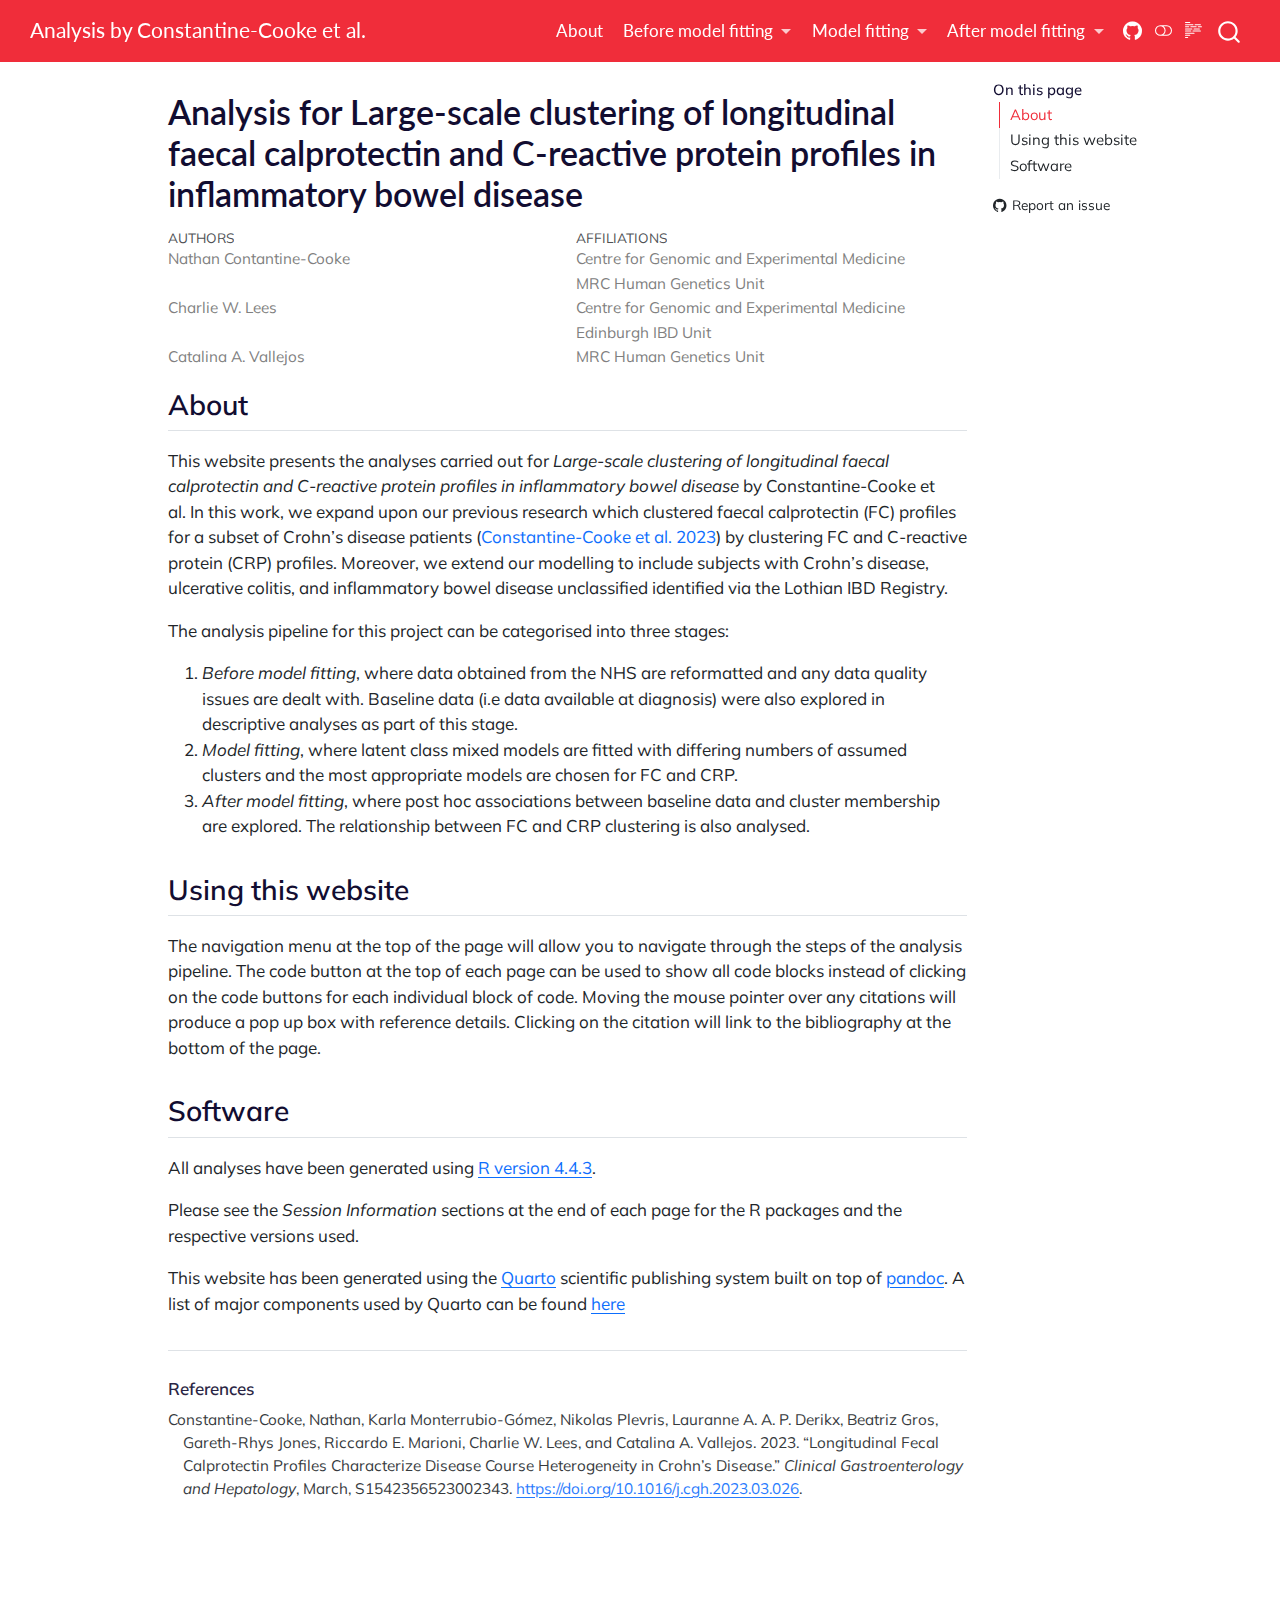
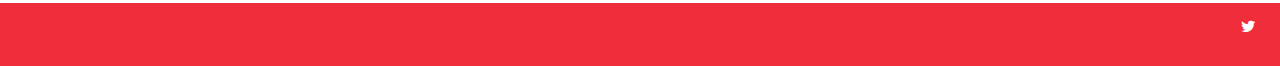
<file: docs/index.html>
<!DOCTYPE html>
<html xmlns="http://www.w3.org/1999/xhtml" lang="en" xml:lang="en"><head>
<meta http-equiv="Content-Type" content="text/html; charset=UTF-8">
<meta charset="utf-8">
<meta name="generator" content="quarto-1.6.40">
<meta name="viewport" content="width=device-width, initial-scale=1.0, user-scalable=yes">
<meta name="author" content="Nathan Contantine-Cooke">
<meta name="author" content="Charlie W. Lees">
<meta name="author" content="Catalina A. Vallejos">
<title>Analysis for Large-scale clustering of longitudinal faecal calprotectin and C-reactive protein profiles in inflammatory bowel disease – Analysis by Constantine-Cooke et al.</title>
<style>
code{white-space: pre-wrap;}
span.smallcaps{font-variant: small-caps;}
div.columns{display: flex; gap: min(4vw, 1.5em);}
div.column{flex: auto; overflow-x: auto;}
div.hanging-indent{margin-left: 1.5em; text-indent: -1.5em;}
ul.task-list{list-style: none;}
ul.task-list li input[type="checkbox"] {
  width: 0.8em;
  margin: 0 0.8em 0.2em -1em; /* quarto-specific, see https://github.com/quarto-dev/quarto-cli/issues/4556 */ 
  vertical-align: middle;
}
/* CSS for citations */
div.csl-bib-body { }
div.csl-entry {
  clear: both;
  margin-bottom: 0em;
}
.hanging-indent div.csl-entry {
  margin-left:2em;
  text-indent:-2em;
}
div.csl-left-margin {
  min-width:2em;
  float:left;
}
div.csl-right-inline {
  margin-left:2em;
  padding-left:1em;
}
div.csl-indent {
  margin-left: 2em;
}</style>

<script src="site_libs/quarto-nav/quarto-nav.js"></script>
<script src="site_libs/quarto-nav/headroom.min.js"></script>
<script src="site_libs/clipboard/clipboard.min.js"></script>
<script src="site_libs/quarto-search/autocomplete.umd.js"></script>
<script src="site_libs/quarto-search/fuse.min.js"></script>
<script src="site_libs/quarto-search/quarto-search.js"></script>
<meta name="quarto:offset" content="./">
<link href="./favicon.png" rel="icon" type="image/png">
<script src="site_libs/quarto-html/quarto.js"></script>
<script src="site_libs/quarto-html/popper.min.js"></script>
<script src="site_libs/quarto-html/tippy.umd.min.js"></script>
<script src="site_libs/quarto-html/anchor.min.js"></script>
<link href="site_libs/quarto-html/tippy.css" rel="stylesheet">
<link href="site_libs/quarto-html/quarto-syntax-highlighting-549806ee2085284f45b00abea8c6df48.css" rel="stylesheet" class="quarto-color-scheme" id="quarto-text-highlighting-styles">
<link href="site_libs/quarto-html/quarto-syntax-highlighting-dark-8ea72dc5fed832574809a9c94082fbbb.css" rel="prefetch" class="quarto-color-scheme quarto-color-alternate" id="quarto-text-highlighting-styles">
<script src="site_libs/bootstrap/bootstrap.min.js"></script>
<link href="site_libs/bootstrap/bootstrap-icons.css" rel="stylesheet">
<link href="site_libs/bootstrap/bootstrap-921e1929ebbeb16142c7112f1e1e4c71.min.css" rel="stylesheet" append-hash="true" class="quarto-color-scheme" id="quarto-bootstrap" data-mode="light">
<link href="site_libs/bootstrap/bootstrap-dark-9e2d5e6b408795c0a15b8c4cfdb63aef.min.css" rel="prefetch" append-hash="true" class="quarto-color-scheme quarto-color-alternate" id="quarto-bootstrap" data-mode="dark"><script id="quarto-search-options" type="application/json">{
  "location": "navbar",
  "copy-button": false,
  "collapse-after": 3,
  "panel-placement": "end",
  "type": "overlay",
  "limit": 50,
  "keyboard-shortcut": [
    "f",
    "/",
    "s"
  ],
  "show-item-context": false,
  "language": {
    "search-no-results-text": "No results",
    "search-matching-documents-text": "matching documents",
    "search-copy-link-title": "Copy link to search",
    "search-hide-matches-text": "Hide additional matches",
    "search-more-match-text": "more match in this document",
    "search-more-matches-text": "more matches in this document",
    "search-clear-button-title": "Clear",
    "search-text-placeholder": "",
    "search-detached-cancel-button-title": "Cancel",
    "search-submit-button-title": "Submit",
    "search-label": "Search"
  }
}</script>
<meta property="og:title" content="Analysis for Large-scale clustering of longitudinal faecal calprotectin and C-reactive protein profiles in inflammatory bowel disease – Analysis by Constantine-Cooke et al.">
<meta property="og:description" content="">
<meta property="og:site_name" content="Analysis by Constantine-Cooke et al.">
<meta name="twitter:title" content="Analysis for Large-scale clustering of longitudinal faecal calprotectin and C-reactive protein profiles in inflammatory bowel disease – Analysis by Constantine-Cooke et al.">
<meta name="twitter:description" content="">
<meta name="twitter:creator" content="@IBDNathan">
<meta name="twitter:site" content="@EdinUni_IGC">
<meta name="twitter:card" content="summary">
<meta name="citation_title" content="Analysis for Large-scale clustering of longitudinal faecal calprotectin and C-reactive protein profiles in inflammatory bowel disease">
<meta name="citation_author" content="Nathan Contantine-Cooke">
<meta name="citation_author" content="Charlie W. Lees">
<meta name="citation_author" content="Catalina A. Vallejos">
<meta name="citation_language" content="en">
<meta name="citation_reference" content="citation_title=Longitudinal Fecal Calprotectin Profiles Characterize Disease Course Heterogeneity in Crohn’s Disease;,citation_author=Nathan Constantine-Cooke;,citation_author=Karla Monterrubio-Gómez;,citation_author=Nikolas Plevris;,citation_author=Lauranne A. A. P. Derikx;,citation_author=Beatriz Gros;,citation_author=Gareth-Rhys Jones;,citation_author=Riccardo E. Marioni;,citation_author=Charlie W. Lees;,citation_author=Catalina A. Vallejos;,citation_publication_date=2023-03;,citation_cover_date=2023-03;,citation_year=2023;,citation_fulltext_html_url=https://linkinghub.elsevier.com/retrieve/pii/S1542356523002343;,citation_doi=10.1016/j.cgh.2023.03.026;,citation_issn=15423565;,citation_journal_title=Clinical Gastroenterology and Hepatology;">
<meta name="citation_reference" content="citation_title=Increasing incidences of inflammatory bowel disease and decreasing surgery rates in copenhagen city and county, 20032005: A population-based study from the danish crohn colitis database;,citation_author=Ida Vind;,citation_author=Lene Riis;,citation_author=Tine Jess;,citation_author=Elisabeth Knudsen;,citation_author=Natalia Pedersen;,citation_author=Margarita Elkjær;,citation_author=Inger Bak Andersen;,citation_author=Vibeke Wewer;,citation_author=Peter Nørregaard;,citation_author=Flemming Moesgaard;,citation_author=Flemming Bendtsen;,citation_author=Pia Munkholm;,citation_publication_date=2006-06;,citation_cover_date=2006-06;,citation_year=2006;,citation_fulltext_html_url=https://doi.org/10.1111%2Fj.1572-0241.2006.00552.x;,citation_issue=6;,citation_doi=10.1111/j.1572-0241.2006.00552.x;,citation_volume=101;,citation_journal_title=The American Journal of Gastroenterology;,citation_publisher=Ovid Technologies (Wolters Kluwer Health);">
<meta name="citation_reference" content="citation_title=Using linear and natural cubic splines, SITAR, and latent trajectory models to characterise nonlinear longitudinal growth trajectories in cohort studies;,citation_abstract=Longitudinal data analysis can improve our understanding of the influences on health trajectories across the life-course. There are a variety of statistical models which can be used, and their fitting and interpretation can be complex, particularly where there is a nonlinear trajectory. Our aim was to provide an accessible guide along with applied examples to using four sophisticated modelling procedures for describing nonlinear growth trajectories.;,citation_author=Ahmed Elhakeem;,citation_author=Rachael A. Hughes;,citation_author=Kate Tilling;,citation_author=Diana L. Cousminer;,citation_author=Stefan A. Jackowski;,citation_author=Tim J. Cole;,citation_author=Alex S. F. Kwong;,citation_author=Zheyuan Li;,citation_author=Struan F. A. Grant;,citation_author=Adam D. G. Baxter-Jones;,citation_author=Babette S. Zemel;,citation_author=Deborah A. Lawlor;,citation_publication_date=2022;,citation_cover_date=2022;,citation_year=2022;,citation_fulltext_html_url=https://doi.org/10.1186/s12874-022-01542-8;,citation_issue=1;,citation_doi=10.1186/s12874-022-01542-8;,citation_isbn=1471-2288;,citation_volume=22;,citation_journal_title=BMC Medical Research Methodology;">
<meta name="citation_reference" content="citation_title=Estimation of extended mixed models using latent classes and latent processes: The R package lcmm;,citation_author=Cécile Proust-Lima;,citation_author=Viviane Philipps;,citation_author=Benoit Liquet;,citation_publication_date=2017;,citation_cover_date=2017;,citation_year=2017;,citation_issue=2;,citation_doi=10.18637/jss.v078.i02;,citation_volume=78;,citation_journal_title=Journal of Statistical Software;">
<meta name="citation_reference" content="citation_title=Temporal trends in surgical resection rates and biologic prescribing in crohn’s disease: A population-based cohort study;,citation_author=P W Jenkinson;,citation_author=N Plevris;,citation_author=S Siakavellas;,citation_author=M Lyons;,citation_author=I D Arnott;,citation_author=D Wilson;,citation_author=A J M Watson;,citation_author=G-R Jones;,citation_author=C W Lees;,citation_publication_date=2020-08;,citation_cover_date=2020-08;,citation_year=2020;,citation_fulltext_html_url=https://doi.org/10.1093%2Fecco-jcc%2Fjjaa044;,citation_issue=9;,citation_doi=10.1093/ecco-jcc/jjaa044;,citation_volume=14;,citation_journal_title=Journal of Crohns and Colitis;,citation_publisher=Oxford University Press (OUP);">
<meta name="citation_reference" content="citation_title=IBD prevalence in lothian, scotland, derived by capture-recapture methodology;,citation_author=Gareth-Rhys Jones;,citation_author=Mathew Lyons;,citation_author=Nikolas Plevris;,citation_author=Philip W Jenkinson;,citation_author=Cathy Bisset;,citation_author=Christopher Burgess;,citation_author=Shahida Din;,citation_author=James Fulforth;,citation_author=Paul Henderson;,citation_author=Gwo-Tzer Ho;,citation_author=Kathryn Kirkwood;,citation_author=Colin Noble;,citation_author=Alan G Shand;,citation_author=David C Wilson;,citation_author=Ian DR Arnott;,citation_author=Charlie W Lees;,citation_publication_date=2019-07;,citation_cover_date=2019-07;,citation_year=2019;,citation_fulltext_html_url=https://doi.org/10.1136%2Fgutjnl-2019-318936;,citation_issue=11;,citation_doi=10.1136/gutjnl-2019-318936;,citation_volume=68;,citation_journal_title=Gut;,citation_publisher=BMJ;">
<meta name="citation_reference" content="citation_title=General Aspects of Fitting Regression Models;,citation_abstract=The ordinary multiple linear regression model is frequently used and has parameters that are easily interpreted. In this chapter we study a general class of regression models, those stated in terms of a weighted sum of a set of independent or predictor variables. It is shown that after linearizing the model with respect to the predictor variables, the parameters in such regression models are also readily interpreted. Also, all the designs used in ordinary linear regression can be used in this general setting. These designs include analysis of variance (ANOVAANOVA) setups, interaction effects, and nonlinear effects. Besides describing and interpreting general regression models, this chapter also describes, in general terms, how the three types of assumptions of regression models can be examined.;,citation_author=Frank E. Harrell;,citation_editor=Jr. Harrell;,citation_publication_date=2015;,citation_cover_date=2015;,citation_year=2015;,citation_doi=10.1007/978-3-319-19425-7_2;,citation_isbn=978-3-319-19425-7;,citation_language=en-US;,citation_inbook_title=Regression Modeling Strategies: With Applications to Linear Models, Logistic and Ordinal Regression, and Survival Analysis;,citation_series_title=Springer Series in Statistics;">
<meta name="citation_reference" content="citation_title=A biomarker-stratified comparison of top-down versus accelerated step-up treatment strategies for patients with newly diagnosed crohn’s disease (PROFILE): A multicentre, open-label randomised controlled trial;,citation_abstract=Summary Background Management strategies and clinical outcomes vary substantially in patients newly diagnosed with Crohn’s disease. We evaluated the use of a putative prognostic biomarker to guide therapy by assessing outcomes in patients randomised to either top-down (ie, early combined immunosuppression with infliximab and immunomodulator) or accelerated step-up (conventional) treatment strategies. Methods PROFILE (PRedicting Outcomes For Crohn’s disease using a moLecular biomarker) was a multicentre, open-label, biomarker-stratified, randomised controlled trial that enrolled adults with newly diagnosed active Crohn’s disease (Harvey-Bradshaw Index ≥7, either elevated C-reactive protein or faecal calprotectin or both, and endoscopic evidence of active inflammation). Potential participants had blood drawn to be tested for a prognostic biomarker derived from T-cell transcriptional signatures (PredictSURE-IBD assay). Following testing, patients were randomly assigned, via a secure online platform, to top-down or accelerated step-up treatment stratified by biomarker subgroup (IBDhi or IBDlo), endoscopic inflammation (mild, moderate, or severe), and extent (colonic or other). Blinding to biomarker status was maintained throughout the trial. The primary endpoint was sustained steroid-free and surgery-free remission to week 48. Remission was defined by a composite of symptoms and inflammatory markers at all visits. Flare required active symptoms (HBI ≥5) plus raised inflammatory markers (CRP &amp;amp;amp;gt;upper limit of normal or faecal calprotectin ≥200 μg/g, or both), while remission was the converse—ie, quiescent symptoms (HBI &amp;lt;5) or resolved inflammatory markers (both CRP ≤ the upper limit of normal and calprotectin &amp;lt;200 μg/g) or both. Analyses were done in the full analysis (intention-to-treat) population. The trial has completed and is registered (ISRCTN11808228). Findings Between Dec 29, 2017, and Jan 5, 2022, 386 patients (mean age 33·6 years [SD 13·2]; 179 [46 Interpretation Top-down treatment with combination infliximab plus immunomodulator achieved substantially better outcomes at 1 year than accelerated step-up treatment. The biomarker did not show clinical utility. Top-down treatment should be considered standard of care for patients with newly diagnosed active Crohn’s disease. Funding Wellcome and PredictImmune Ltd.;,citation_author=Nurulamin M Noor;,citation_author=James C Lee;,citation_author=Simon Bond;,citation_author=Francis Dowling;,citation_author=Biljana Brezina;,citation_author=Kamal V Patel;,citation_author=Tariq Ahmad;,citation_author=Paul J Banim;,citation_author=James W Berrill;,citation_author=Rachel Cooney;,citation_author=Juan De La Revilla Negro;,citation_author=Shanika Silva;,citation_author=Shahida Din;,citation_author=Dharmaraj Durai;,citation_author=John N Gordon;,citation_author=Peter M Irving;,citation_author=Matthew Johnson;,citation_author=Alexandra J Kent;,citation_author=Klaartje B Kok;,citation_author=Gordon W Moran;,citation_author=Craig Mowat;,citation_author=Pritash Patel;,citation_author=Chris S Probert;,citation_author=Tim Raine;,citation_author=Rebecca Saich;,citation_author=Abigail Seward;,citation_author=Dan Sharpstone;,citation_author=Melissa A Smith;,citation_author=Sreedhar Subramanian;,citation_author=Sara S Upponi;,citation_author=Alan Wiles;,citation_author=Horace R T Williams;,citation_author=Gijs R Brink;,citation_author=Séverine Vermeire;,citation_author=Vipul Jairath;,citation_author=Geert R D’Haens;,citation_author=Eoin F McKinney;,citation_author=Paul A Lyons;,citation_author=James O Lindsay;,citation_author=Nicholas A Kennedy;,citation_author=Kenneth G C Smith;,citation_author=Miles Parkes;,citation_author=Nurulamin Noor;,citation_author=James Lee;,citation_author=Simon Bond;,citation_author=Francis Dowling;,citation_author=Biljana Brezina;,citation_author=Kamal Patel;,citation_author=Tariq Ahmad;,citation_author=Paul Banim;,citation_author=James Berrill;,citation_author=Rachel Cooney;,citation_author=Juan De La Revilla Negro;,citation_author=Shanika Silva;,citation_author=Shahida Din;,citation_author=Dharmaraj Durai;,citation_author=John Gordon;,citation_author=Peter Irving;,citation_author=Matthew Johnson;,citation_author=Alexandra Kent;,citation_author=Klaartje Bel Kok;,citation_author=Gordon Moran;,citation_author=Craig Mowat;,citation_author=Pritash Patel;,citation_author=Chris Probert;,citation_author=Tim Raine;,citation_author=Rebecca Saich;,citation_author=Abigail Seward;,citation_author=Dan Sharpstone;,citation_author=Melissa Smith;,citation_author=Sreedhar Subramanian;,citation_author=Sara Upponi;,citation_author=Alan Wiles;,citation_author=Horace Williams;,citation_author=Gijs Den Brink;,citation_author=Severine Vermeire;,citation_author=Vipul Jairath;,citation_author=Geert D’Haens;,citation_author=Eoin McKinney;,citation_author=Paul Lyons;,citation_author=James Lindsay;,citation_author=Nicholas Kennedy;,citation_author=Kenneth Smith;,citation_author=Miles Parkes;,citation_author=Clare Allcock;,citation_author=Suhaylah Bhatti;,citation_author=Jonathan Blackwell;,citation_author=Robert Boulton-Jones;,citation_author=Matthew Brookes;,citation_author=Rhys Butcher;,citation_author=Jeffrey Butterworth;,citation_author=Karlena Champion;,citation_author=Rakesh Chaudhary;,citation_author=Andy Cole;,citation_author=Lauranne Derikx;,citation_author=Anjan Dhar;,citation_author=Mary Flowerdew;,citation_author=Rishi Goel;,citation_author=Ailsa Hart;,citation_author=Rory Hughes;,citation_author=Babur Javaid;,citation_author=Paul Knight;,citation_author=Jacinta Lee;,citation_author=Charlie Lees;,citation_author=Emma Levell;,citation_author=Andy Li;,citation_author=Charles Murray;,citation_author=Leisha O’Brien;,citation_author=Gareth Parkes;,citation_author=Richard Pollok;,citation_author=Sam Powles;,citation_author=Arvind Ramdas;,citation_author=Philip Smith;,citation_author=Richard Ally Speight;,citation_author=Simon Travis;,citation_author=Sean Weaver;,citation_author=Emma Wesley;,citation_publication_date=2024;,citation_cover_date=2024;,citation_year=2024;,citation_fulltext_html_url=https://www.sciencedirect.com/science/article/pii/S2468125324000347;,citation_issue=5;,citation_doi=https://doi.org/10.1016/S2468-1253(24)00034-7;,citation_issn=2468-1253;,citation_volume=9;,citation_journal_title=The Lancet Gastroenterology &amp;amp; Hepatology;">
<meta name="citation_reference" content="citation_title=Early combined immunosuppression or conventional management in patients with newly diagnosed crohn’s disease: An open randomised trial;,citation_abstract=Summary Background Most patients who have active Crohn’s disease are treated initially with corticosteroids. Although this approach usually controls symptoms, many patients become resistant to or dependent on corticosteroids, and long exposure is associated with an increased risk of mortality. We aimed to compare the effectiveness of early use of combined immunosuppression with conventional management in patients with active Crohn’s disease who had not previously received glucocorticoids, antimetabolites, or infliximab. Methods We did a 2-year open-label randomised trial at 18 centres in Belgium, Holland, and Germany between May, 2001, and January, 2004. We randomly assigned 133 patients to either early combined immunosuppression or conventional treatment. The 67 patients assigned to combined immunosuppression received three infusions of infliximab (5 mg/kg of bodyweight) at weeks 0, 2, and 6, with azathioprine. We gave additional treatment with infliximab and, if necessary, corticosteroids, to control disease activity. 66 patients assigned to conventional management received corticosteroids, followed, in sequence, by azathioprine and infliximab. The primary outcome measures were remission without corticosteroids and without bowel resection at weeks 26 and 52. Analysis was by modified intention to treat. This trial was registered with ClinicalTrials.gov, number NCT00554710. Findings Four patients (two in each group) did not receive treatment as per protocol. At week 26, 39 (60·0 Interpretation Combined immunosuppression was more effective than conventional management for induction of remission and reduction of corticosteroid use in patients who had been recently diagnosed with Crohn’s disease. Initiation of more intensive treatment early in the course of the disease could result in better outcomes.;,citation_author=Geert D’Haens;,citation_author=Filip Baert;,citation_author=Gert Assche;,citation_author=Philip Caenepeel;,citation_author=Philippe Vergauwe;,citation_author=Hans Tuynman;,citation_author=Martine De Vos;,citation_author=Sander Deventer;,citation_author=Larry Stitt;,citation_author=Allan Donner;,citation_author=Severine Vermeire;,citation_author=Frank J Van De Mierop;,citation_author=Jean-Charles R Coche;,citation_author=Janneke Woude;,citation_author=Thomas Ochsenkühn;,citation_author=Ad A Bodegraven;,citation_author=Philippe P Van Hootegem;,citation_author=Guy L Lambrecht;,citation_author=Fazia Mana;,citation_author=Paul Rutgeerts;,citation_author=Brian G Feagan;,citation_author=Daniel Hommes;,citation_publication_date=2008;,citation_cover_date=2008;,citation_year=2008;,citation_fulltext_html_url=https://www.sciencedirect.com/science/article/pii/S0140673608603049;,citation_issue=9613;,citation_doi=https://doi.org/10.1016/S0140-6736(08)60304-9;,citation_issn=0140-6736;,citation_volume=371;,citation_journal_title=The Lancet;">
<meta name="citation_reference" content="citation_title=Incidence, prevalence, and racial and ethnic distribution of inflammatory bowel disease in the united states;,citation_author=James D. Lewis;,citation_author=Lauren E. Parlett;,citation_author=Michele L. Jonsson Funk;,citation_author=Colleen Brensinger;,citation_author=Virginia Pate;,citation_author=Qufei Wu;,citation_author=Ghadeer K. Dawwas;,citation_author=Alexandra Weiss;,citation_author=Brad D. Constant;,citation_author=Maureen McCauley;,citation_author=Kevin Haynes;,citation_author=Jeff Yufeng Yang;,citation_author=Douglas E. Schaubel;,citation_author=Andres Hurtado-Lorenzo;,citation_author=Michael David Kappelman;,citation_publication_date=2023-11;,citation_cover_date=2023-11;,citation_year=2023;,citation_fulltext_html_url=http://dx.doi.org/10.1053/j.gastro.2023.07.003;,citation_issue=5;,citation_doi=10.1053/j.gastro.2023.07.003;,citation_issn=0016-5085;,citation_volume=165;,citation_journal_title=Gastroenterology;,citation_publisher=Elsevier BV;">
</head>
<body class="nav-fixed">

<div id="quarto-search-results"></div>
  <header id="quarto-header" class="headroom fixed-top"><nav class="navbar navbar-expand-lg " data-bs-theme="dark"><div class="navbar-container container-fluid">
      <div class="navbar-brand-container mx-auto">
    <a class="navbar-brand" href="./index.html">
    <span class="navbar-title">Analysis by Constantine-Cooke et al.</span>
    </a>
  </div>
            <div id="quarto-search" class="" title="Search"></div>
          <button class="navbar-toggler" type="button" data-bs-toggle="collapse" data-bs-target="#navbarCollapse" aria-controls="navbarCollapse" role="menu" aria-expanded="false" aria-label="Toggle navigation" onclick="if (window.quartoToggleHeadroom) { window.quartoToggleHeadroom(); }">
  <span class="navbar-toggler-icon"></span>
</button>
          <div class="collapse navbar-collapse" id="navbarCollapse">
            <ul class="navbar-nav navbar-nav-scroll ms-auto">
<li class="nav-item">
    <a class="nav-link active" href="./index.html" aria-current="page"> 
<span class="menu-text">About</span></a>
  </li>  
  <li class="nav-item dropdown ">
    <a class="nav-link dropdown-toggle" href="#" id="nav-menu-before-model-fitting" role="link" data-bs-toggle="dropdown" aria-expanded="false">
 <span class="menu-text">Before model fitting</span>
    </a>
    <ul class="dropdown-menu dropdown-menu-end" aria-labelledby="nav-menu-before-model-fitting">
<li>
    <a class="dropdown-item" href="./source/pre/preprocessing.html">
 <span class="dropdown-text">Preprocessing</span></a>
  </li>  
        <li>
    <a class="dropdown-item" href="./source/pre/baseline.html">
 <span class="dropdown-text">Baseline data</span></a>
  </li>  
    </ul>
</li>
  <li class="nav-item dropdown ">
    <a class="nav-link dropdown-toggle" href="#" id="nav-menu-model-fitting" role="link" data-bs-toggle="dropdown" aria-expanded="false">
 <span class="menu-text">Model fitting</span>
    </a>
    <ul class="dropdown-menu dropdown-menu-end" aria-labelledby="nav-menu-model-fitting">
<li>
    <a class="dropdown-item" href="./source/selection/fcal.html">
 <span class="dropdown-text">Faecal calprotectin</span></a>
  </li>  
        <li>
    <a class="dropdown-item" href="./source/selection/crp.html">
 <span class="dropdown-text">C-reactive protein</span></a>
  </li>  
    </ul>
</li>
  <li class="nav-item dropdown ">
    <a class="nav-link dropdown-toggle" href="#" id="nav-menu-after-model-fitting" role="link" data-bs-toggle="dropdown" aria-expanded="false">
 <span class="menu-text">After model fitting</span>
    </a>
    <ul class="dropdown-menu dropdown-menu-end" aria-labelledby="nav-menu-after-model-fitting">
<li>
    <a class="dropdown-item" href="./source/post/associations.html">
 <span class="dropdown-text">Associations</span></a>
  </li>  
        <li>
    <a class="dropdown-item" href="./source/post/FCALvsCRP.html">
 <span class="dropdown-text">Comparison between FC and CRP</span></a>
  </li>  
    </ul>
</li>
  <li class="nav-item compact">
    <a class="nav-link" href="https://github.com/VallejosGroup/Lothian-IBDR"> <i class="bi bi-github" role="img">
</i> 
<span class="menu-text"></span></a>
  </li>  
</ul>
</div> <!-- /navcollapse -->
            <div class="quarto-navbar-tools">
  <a href="" class="quarto-color-scheme-toggle quarto-navigation-tool  px-1" onclick="window.quartoToggleColorScheme(); return false;" title="Toggle dark mode"><i class="bi"></i></a>
  <a href="" class="quarto-reader-toggle quarto-navigation-tool px-1" onclick="window.quartoToggleReader(); return false;" title="Toggle reader mode">
  <div class="quarto-reader-toggle-btn">
  <i class="bi"></i>
  </div>
</a>
</div>
      </div> <!-- /container-fluid -->
    </nav></header><!-- content --><div id="quarto-content" class="quarto-container page-columns page-rows-contents page-layout-article page-navbar">
<!-- sidebar -->
<!-- margin-sidebar -->
    <div id="quarto-margin-sidebar" class="sidebar margin-sidebar">
        <nav id="TOC" role="doc-toc" class="toc-active"><h2 id="toc-title">On this page</h2>
   
  <ul>
<li><a href="#about" id="toc-about" class="nav-link active" data-scroll-target="#about">About</a></li>
  <li><a href="#using-this-website" id="toc-using-this-website" class="nav-link" data-scroll-target="#using-this-website">Using this website</a></li>
  <li><a href="#software" id="toc-software" class="nav-link" data-scroll-target="#software">Software</a></li>
  </ul><div class="toc-actions"><ul><li><a href="https://github.com/VallejosGroup/Lothian-IBDR/issues/new" class="toc-action"><i class="bi bi-github"></i>Report an issue</a></li></ul></div></nav>
    </div>
<!-- main -->
<main class="content" id="quarto-document-content"><header id="title-block-header" class="quarto-title-block default"><div class="quarto-title">
<h1 class="title">Analysis for Large-scale clustering of longitudinal faecal calprotectin and C-reactive protein profiles in inflammatory bowel disease</h1>
</div>


<div class="quarto-title-meta-author">
  <div class="quarto-title-meta-heading">Authors</div>
  <div class="quarto-title-meta-heading">Affiliations</div>
  
    <div class="quarto-title-meta-contents">
    <p class="author"><a href="https://scholar.google.com/citations?user=2emHWR0AAAAJ&amp;hl=en&amp;oi=ao">Nathan Contantine-Cooke</a> </p>
  </div>
  <div class="quarto-title-meta-contents">
        <p class="affiliation">
            <a href="https://www.ed.ac.uk/centre-genomic-medicine">
            Centre for Genomic and Experimental Medicine
            </a>
          </p>
        <p class="affiliation">
            <a href="https://www.ed.ac.uk/mrc-human-genetics-unit">
            MRC Human Genetics Unit
            </a>
          </p>
      </div>
    <div class="quarto-title-meta-contents">
    <p class="author"><a href="https://scholar.google.com/citations?user=rHc0qf0AAAAJ&amp;hl=en&amp;oi=ao">Charlie W. Lees</a> </p>
  </div>
  <div class="quarto-title-meta-contents">
        <p class="affiliation">
            <a href="https://www.ed.ac.uk/centre-genomic-medicine">
            Centre for Genomic and Experimental Medicine
            </a>
          </p>
        <p class="affiliation">
            <a href="https://services.nhslothian.scot/EdinburghIBDUnit/Pages/default.aspx">
            Edinburgh IBD Unit
            </a>
          </p>
      </div>
    <div class="quarto-title-meta-contents">
    <p class="author"><a href="https://scholar.google.com/citations?user=lkdrwm0AAAAJ&amp;hl=en&amp;oi=ao">Catalina A. Vallejos</a> </p>
  </div>
  <div class="quarto-title-meta-contents">
        <p class="affiliation">
            <a href="https://www.ed.ac.uk/mrc-human-genetics-unit">
            MRC Human Genetics Unit
            </a>
          </p>
      </div>
  </div>

<div class="quarto-title-meta">

      
  
    
  </div>
  


</header><section id="about" class="level2"><h2 class="anchored" data-anchor-id="about">About</h2>
<p>This website presents the analyses carried out for <em>Large-scale clustering of longitudinal faecal calprotectin and C-reactive protein profiles in inflammatory bowel disease</em> by Constantine-Cooke et al.&nbsp;In this work, we expand upon our previous research which clustered faecal calprotectin (FC) profiles for a subset of Crohn’s disease patients <span class="citation" data-cites="constantine-cooke2023">(<a href="#ref-constantine-cooke2023" role="doc-biblioref">Constantine-Cooke et al. 2023</a>)</span> by clustering FC and C-reactive protein (CRP) profiles. Moreover, we extend our modelling to include subjects with Crohn’s disease, ulcerative colitis, and inflammatory bowel disease unclassified identified via the Lothian IBD Registry.</p>
<p>The analysis pipeline for this project can be categorised into three stages:</p>
<ol type="1">
<li>
<em>Before model fitting</em>, where data obtained from the NHS are reformatted and any data quality issues are dealt with. Baseline data (i.e data available at diagnosis) were also explored in descriptive analyses as part of this stage.</li>
<li>
<em>Model fitting</em>, where latent class mixed models are fitted with differing numbers of assumed clusters and the most appropriate models are chosen for FC and CRP.</li>
<li>
<em>After model fitting</em>, where post hoc associations between baseline data and cluster membership are explored. The relationship between FC and CRP clustering is also analysed.</li>
</ol></section><section id="using-this-website" class="level2"><h2 class="anchored" data-anchor-id="using-this-website">Using this website</h2>
<p>The navigation menu at the top of the page will allow you to navigate through the steps of the analysis pipeline. The code button at the top of each page can be used to show all code blocks instead of clicking on the code buttons for each individual block of code. Moving the mouse pointer over any citations will produce a pop up box with reference details. Clicking on the citation will link to the bibliography at the bottom of the page.</p>
</section><section id="software" class="level2"><h2 class="anchored" data-anchor-id="software">Software</h2>
<p>All analyses have been generated using <a href="https://www.r-project.org">R version 4.4.3</a>.</p>
<p>Please see the <em>Session Information</em> sections at the end of each page for the R packages and the respective versions used.</p>
<p>This website has been generated using the <a href="https://quarto.org">Quarto</a> scientific publishing system built on top of <a href="https://pandoc.org">pandoc</a>. A list of major components used by Quarto can be found <a href="https://quarto.org/license.html">here</a></p>



</section><div id="quarto-appendix" class="default"><section class="quarto-appendix-contents" role="doc-bibliography" id="quarto-bibliography"><h2 class="anchored quarto-appendix-heading">References</h2><div id="refs" class="references csl-bib-body hanging-indent" data-entry-spacing="0" role="list">
<div id="ref-constantine-cooke2023" class="csl-entry" role="listitem">
Constantine-Cooke, Nathan, Karla Monterrubio-Gómez, Nikolas Plevris, Lauranne A. A. P. Derikx, Beatriz Gros, Gareth-Rhys Jones, Riccardo E. Marioni, Charlie W. Lees, and Catalina A. Vallejos. 2023. <span>“Longitudinal <span>Fecal</span> <span>Calprotectin</span> <span>Profiles</span> <span>Characterize</span> <span>Disease</span> <span>Course</span> <span>Heterogeneity</span> in <span>Crohn</span>’s <span>Disease</span>.”</span> <em>Clinical Gastroenterology and Hepatology</em>, March, S1542356523002343. <a href="https://doi.org/10.1016/j.cgh.2023.03.026">https://doi.org/10.1016/j.cgh.2023.03.026</a>.
</div>
</div></section></div></main><!-- /main --><script id="quarto-html-after-body" type="application/javascript">
window.document.addEventListener("DOMContentLoaded", function (event) {
  const toggleBodyColorMode = (bsSheetEl) => {
    const mode = bsSheetEl.getAttribute("data-mode");
    const bodyEl = window.document.querySelector("body");
    if (mode === "dark") {
      bodyEl.classList.add("quarto-dark");
      bodyEl.classList.remove("quarto-light");
    } else {
      bodyEl.classList.add("quarto-light");
      bodyEl.classList.remove("quarto-dark");
    }
  }
  const toggleBodyColorPrimary = () => {
    const bsSheetEl = window.document.querySelector("link#quarto-bootstrap");
    if (bsSheetEl) {
      toggleBodyColorMode(bsSheetEl);
    }
  }
  toggleBodyColorPrimary();  
  const disableStylesheet = (stylesheets) => {
    for (let i=0; i < stylesheets.length; i++) {
      const stylesheet = stylesheets[i];
      stylesheet.rel = 'prefetch';
    }
  }
  const enableStylesheet = (stylesheets) => {
    for (let i=0; i < stylesheets.length; i++) {
      const stylesheet = stylesheets[i];
      stylesheet.rel = 'stylesheet';
    }
  }
  const manageTransitions = (selector, allowTransitions) => {
    const els = window.document.querySelectorAll(selector);
    for (let i=0; i < els.length; i++) {
      const el = els[i];
      if (allowTransitions) {
        el.classList.remove('notransition');
      } else {
        el.classList.add('notransition');
      }
    }
  }
  const toggleGiscusIfUsed = (isAlternate, darkModeDefault) => {
    const baseTheme = document.querySelector('#giscus-base-theme')?.value ?? 'light';
    const alternateTheme = document.querySelector('#giscus-alt-theme')?.value ?? 'dark';
    let newTheme = '';
    if(darkModeDefault) {
      newTheme = isAlternate ? baseTheme : alternateTheme;
    } else {
      newTheme = isAlternate ? alternateTheme : baseTheme;
    }
    const changeGiscusTheme = () => {
      // From: https://github.com/giscus/giscus/issues/336
      const sendMessage = (message) => {
        const iframe = document.querySelector('iframe.giscus-frame');
        if (!iframe) return;
        iframe.contentWindow.postMessage({ giscus: message }, 'https://giscus.app');
      }
      sendMessage({
        setConfig: {
          theme: newTheme
        }
      });
    }
    const isGiscussLoaded = window.document.querySelector('iframe.giscus-frame') !== null;
    if (isGiscussLoaded) {
      changeGiscusTheme();
    }
  }
  const toggleColorMode = (alternate) => {
    // Switch the stylesheets
    const alternateStylesheets = window.document.querySelectorAll('link.quarto-color-scheme.quarto-color-alternate');
    manageTransitions('#quarto-margin-sidebar .nav-link', false);
    if (alternate) {
      enableStylesheet(alternateStylesheets);
      for (const sheetNode of alternateStylesheets) {
        if (sheetNode.id === "quarto-bootstrap") {
          toggleBodyColorMode(sheetNode);
        }
      }
    } else {
      disableStylesheet(alternateStylesheets);
      toggleBodyColorPrimary();
    }
    manageTransitions('#quarto-margin-sidebar .nav-link', true);
    // Switch the toggles
    const toggles = window.document.querySelectorAll('.quarto-color-scheme-toggle');
    for (let i=0; i < toggles.length; i++) {
      const toggle = toggles[i];
      if (toggle) {
        if (alternate) {
          toggle.classList.add("alternate");     
        } else {
          toggle.classList.remove("alternate");
        }
      }
    }
    // Hack to workaround the fact that safari doesn't
    // properly recolor the scrollbar when toggling (#1455)
    if (navigator.userAgent.indexOf('Safari') > 0 && navigator.userAgent.indexOf('Chrome') == -1) {
      manageTransitions("body", false);
      window.scrollTo(0, 1);
      setTimeout(() => {
        window.scrollTo(0, 0);
        manageTransitions("body", true);
      }, 40);  
    }
  }
  const isFileUrl = () => { 
    return window.location.protocol === 'file:';
  }
  const hasAlternateSentinel = () => {  
    let styleSentinel = getColorSchemeSentinel();
    if (styleSentinel !== null) {
      return styleSentinel === "alternate";
    } else {
      return false;
    }
  }
  const setStyleSentinel = (alternate) => {
    const value = alternate ? "alternate" : "default";
    if (!isFileUrl()) {
      window.localStorage.setItem("quarto-color-scheme", value);
    } else {
      localAlternateSentinel = value;
    }
  }
  const getColorSchemeSentinel = () => {
    if (!isFileUrl()) {
      const storageValue = window.localStorage.getItem("quarto-color-scheme");
      return storageValue != null ? storageValue : localAlternateSentinel;
    } else {
      return localAlternateSentinel;
    }
  }
  const darkModeDefault = false;
  let localAlternateSentinel = darkModeDefault ? 'alternate' : 'default';
  // Dark / light mode switch
  window.quartoToggleColorScheme = () => {
    // Read the current dark / light value 
    let toAlternate = !hasAlternateSentinel();
    toggleColorMode(toAlternate);
    setStyleSentinel(toAlternate);
    toggleGiscusIfUsed(toAlternate, darkModeDefault);
  };
  // Ensure there is a toggle, if there isn't float one in the top right
  if (window.document.querySelector('.quarto-color-scheme-toggle') === null) {
    const a = window.document.createElement('a');
    a.classList.add('top-right');
    a.classList.add('quarto-color-scheme-toggle');
    a.href = "";
    a.onclick = function() { try { window.quartoToggleColorScheme(); } catch {} return false; };
    const i = window.document.createElement("i");
    i.classList.add('bi');
    a.appendChild(i);
    window.document.body.appendChild(a);
  }
  // Switch to dark mode if need be
  if (hasAlternateSentinel()) {
    toggleColorMode(true);
  } else {
    toggleColorMode(false);
  }
  const icon = "";
  const anchorJS = new window.AnchorJS();
  anchorJS.options = {
    placement: 'right',
    icon: icon
  };
  anchorJS.add('.anchored');
  const isCodeAnnotation = (el) => {
    for (const clz of el.classList) {
      if (clz.startsWith('code-annotation-')) {                     
        return true;
      }
    }
    return false;
  }
  const onCopySuccess = function(e) {
    // button target
    const button = e.trigger;
    // don't keep focus
    button.blur();
    // flash "checked"
    button.classList.add('code-copy-button-checked');
    var currentTitle = button.getAttribute("title");
    button.setAttribute("title", "Copied!");
    let tooltip;
    if (window.bootstrap) {
      button.setAttribute("data-bs-toggle", "tooltip");
      button.setAttribute("data-bs-placement", "left");
      button.setAttribute("data-bs-title", "Copied!");
      tooltip = new bootstrap.Tooltip(button, 
        { trigger: "manual", 
          customClass: "code-copy-button-tooltip",
          offset: [0, -8]});
      tooltip.show();    
    }
    setTimeout(function() {
      if (tooltip) {
        tooltip.hide();
        button.removeAttribute("data-bs-title");
        button.removeAttribute("data-bs-toggle");
        button.removeAttribute("data-bs-placement");
      }
      button.setAttribute("title", currentTitle);
      button.classList.remove('code-copy-button-checked');
    }, 1000);
    // clear code selection
    e.clearSelection();
  }
  const getTextToCopy = function(trigger) {
      const codeEl = trigger.previousElementSibling.cloneNode(true);
      for (const childEl of codeEl.children) {
        if (isCodeAnnotation(childEl)) {
          childEl.remove();
        }
      }
      return codeEl.innerText;
  }
  const clipboard = new window.ClipboardJS('.code-copy-button:not([data-in-quarto-modal])', {
    text: getTextToCopy
  });
  clipboard.on('success', onCopySuccess);
  if (window.document.getElementById('quarto-embedded-source-code-modal')) {
    const clipboardModal = new window.ClipboardJS('.code-copy-button[data-in-quarto-modal]', {
      text: getTextToCopy,
      container: window.document.getElementById('quarto-embedded-source-code-modal')
    });
    clipboardModal.on('success', onCopySuccess);
  }
    var localhostRegex = new RegExp(/^(?:http|https):\/\/localhost\:?[0-9]*\//);
    var mailtoRegex = new RegExp(/^mailto:/);
      var filterRegex = new RegExp('/' + window.location.host + '/');
    var isInternal = (href) => {
        return filterRegex.test(href) || localhostRegex.test(href) || mailtoRegex.test(href);
    }
    // Inspect non-navigation links and adorn them if external
 	var links = window.document.querySelectorAll('a[href]:not(.nav-link):not(.navbar-brand):not(.toc-action):not(.sidebar-link):not(.sidebar-item-toggle):not(.pagination-link):not(.no-external):not([aria-hidden]):not(.dropdown-item):not(.quarto-navigation-tool):not(.about-link)');
    for (var i=0; i<links.length; i++) {
      const link = links[i];
      if (!isInternal(link.href)) {
        // undo the damage that might have been done by quarto-nav.js in the case of
        // links that we want to consider external
        if (link.dataset.originalHref !== undefined) {
          link.href = link.dataset.originalHref;
        }
      }
    }
  function tippyHover(el, contentFn, onTriggerFn, onUntriggerFn) {
    const config = {
      allowHTML: true,
      maxWidth: 500,
      delay: 100,
      arrow: false,
      appendTo: function(el) {
          return el.parentElement;
      },
      interactive: true,
      interactiveBorder: 10,
      theme: 'quarto',
      placement: 'bottom-start',
    };
    if (contentFn) {
      config.content = contentFn;
    }
    if (onTriggerFn) {
      config.onTrigger = onTriggerFn;
    }
    if (onUntriggerFn) {
      config.onUntrigger = onUntriggerFn;
    }
    window.tippy(el, config); 
  }
  const noterefs = window.document.querySelectorAll('a[role="doc-noteref"]');
  for (var i=0; i<noterefs.length; i++) {
    const ref = noterefs[i];
    tippyHover(ref, function() {
      // use id or data attribute instead here
      let href = ref.getAttribute('data-footnote-href') || ref.getAttribute('href');
      try { href = new URL(href).hash; } catch {}
      const id = href.replace(/^#\/?/, "");
      const note = window.document.getElementById(id);
      if (note) {
        return note.innerHTML;
      } else {
        return "";
      }
    });
  }
  const xrefs = window.document.querySelectorAll('a.quarto-xref');
  const processXRef = (id, note) => {
    // Strip column container classes
    const stripColumnClz = (el) => {
      el.classList.remove("page-full", "page-columns");
      if (el.children) {
        for (const child of el.children) {
          stripColumnClz(child);
        }
      }
    }
    stripColumnClz(note)
    if (id === null || id.startsWith('sec-')) {
      // Special case sections, only their first couple elements
      const container = document.createElement("div");
      if (note.children && note.children.length > 2) {
        container.appendChild(note.children[0].cloneNode(true));
        for (let i = 1; i < note.children.length; i++) {
          const child = note.children[i];
          if (child.tagName === "P" && child.innerText === "") {
            continue;
          } else {
            container.appendChild(child.cloneNode(true));
            break;
          }
        }
        if (window.Quarto?.typesetMath) {
          window.Quarto.typesetMath(container);
        }
        return container.innerHTML
      } else {
        if (window.Quarto?.typesetMath) {
          window.Quarto.typesetMath(note);
        }
        return note.innerHTML;
      }
    } else {
      // Remove any anchor links if they are present
      const anchorLink = note.querySelector('a.anchorjs-link');
      if (anchorLink) {
        anchorLink.remove();
      }
      if (window.Quarto?.typesetMath) {
        window.Quarto.typesetMath(note);
      }
      if (note.classList.contains("callout")) {
        return note.outerHTML;
      } else {
        return note.innerHTML;
      }
    }
  }
  for (var i=0; i<xrefs.length; i++) {
    const xref = xrefs[i];
    tippyHover(xref, undefined, function(instance) {
      instance.disable();
      let url = xref.getAttribute('href');
      let hash = undefined; 
      if (url.startsWith('#')) {
        hash = url;
      } else {
        try { hash = new URL(url).hash; } catch {}
      }
      if (hash) {
        const id = hash.replace(/^#\/?/, "");
        const note = window.document.getElementById(id);
        if (note !== null) {
          try {
            const html = processXRef(id, note.cloneNode(true));
            instance.setContent(html);
          } finally {
            instance.enable();
            instance.show();
          }
        } else {
          // See if we can fetch this
          fetch(url.split('#')[0])
          .then(res => res.text())
          .then(html => {
            const parser = new DOMParser();
            const htmlDoc = parser.parseFromString(html, "text/html");
            const note = htmlDoc.getElementById(id);
            if (note !== null) {
              const html = processXRef(id, note);
              instance.setContent(html);
            } 
          }).finally(() => {
            instance.enable();
            instance.show();
          });
        }
      } else {
        // See if we can fetch a full url (with no hash to target)
        // This is a special case and we should probably do some content thinning / targeting
        fetch(url)
        .then(res => res.text())
        .then(html => {
          const parser = new DOMParser();
          const htmlDoc = parser.parseFromString(html, "text/html");
          const note = htmlDoc.querySelector('main.content');
          if (note !== null) {
            // This should only happen for chapter cross references
            // (since there is no id in the URL)
            // remove the first header
            if (note.children.length > 0 && note.children[0].tagName === "HEADER") {
              note.children[0].remove();
            }
            const html = processXRef(null, note);
            instance.setContent(html);
          } 
        }).finally(() => {
          instance.enable();
          instance.show();
        });
      }
    }, function(instance) {
    });
  }
      let selectedAnnoteEl;
      const selectorForAnnotation = ( cell, annotation) => {
        let cellAttr = 'data-code-cell="' + cell + '"';
        let lineAttr = 'data-code-annotation="' +  annotation + '"';
        const selector = 'span[' + cellAttr + '][' + lineAttr + ']';
        return selector;
      }
      const selectCodeLines = (annoteEl) => {
        const doc = window.document;
        const targetCell = annoteEl.getAttribute("data-target-cell");
        const targetAnnotation = annoteEl.getAttribute("data-target-annotation");
        const annoteSpan = window.document.querySelector(selectorForAnnotation(targetCell, targetAnnotation));
        const lines = annoteSpan.getAttribute("data-code-lines").split(",");
        const lineIds = lines.map((line) => {
          return targetCell + "-" + line;
        })
        let top = null;
        let height = null;
        let parent = null;
        if (lineIds.length > 0) {
            //compute the position of the single el (top and bottom and make a div)
            const el = window.document.getElementById(lineIds[0]);
            top = el.offsetTop;
            height = el.offsetHeight;
            parent = el.parentElement.parentElement;
          if (lineIds.length > 1) {
            const lastEl = window.document.getElementById(lineIds[lineIds.length - 1]);
            const bottom = lastEl.offsetTop + lastEl.offsetHeight;
            height = bottom - top;
          }
          if (top !== null && height !== null && parent !== null) {
            // cook up a div (if necessary) and position it 
            let div = window.document.getElementById("code-annotation-line-highlight");
            if (div === null) {
              div = window.document.createElement("div");
              div.setAttribute("id", "code-annotation-line-highlight");
              div.style.position = 'absolute';
              parent.appendChild(div);
            }
            div.style.top = top - 2 + "px";
            div.style.height = height + 4 + "px";
            div.style.left = 0;
            let gutterDiv = window.document.getElementById("code-annotation-line-highlight-gutter");
            if (gutterDiv === null) {
              gutterDiv = window.document.createElement("div");
              gutterDiv.setAttribute("id", "code-annotation-line-highlight-gutter");
              gutterDiv.style.position = 'absolute';
              const codeCell = window.document.getElementById(targetCell);
              const gutter = codeCell.querySelector('.code-annotation-gutter');
              gutter.appendChild(gutterDiv);
            }
            gutterDiv.style.top = top - 2 + "px";
            gutterDiv.style.height = height + 4 + "px";
          }
          selectedAnnoteEl = annoteEl;
        }
      };
      const unselectCodeLines = () => {
        const elementsIds = ["code-annotation-line-highlight", "code-annotation-line-highlight-gutter"];
        elementsIds.forEach((elId) => {
          const div = window.document.getElementById(elId);
          if (div) {
            div.remove();
          }
        });
        selectedAnnoteEl = undefined;
      };
        // Handle positioning of the toggle
    window.addEventListener(
      "resize",
      throttle(() => {
        elRect = undefined;
        if (selectedAnnoteEl) {
          selectCodeLines(selectedAnnoteEl);
        }
      }, 10)
    );
    function throttle(fn, ms) {
    let throttle = false;
    let timer;
      return (...args) => {
        if(!throttle) { // first call gets through
            fn.apply(this, args);
            throttle = true;
        } else { // all the others get throttled
            if(timer) clearTimeout(timer); // cancel #2
            timer = setTimeout(() => {
              fn.apply(this, args);
              timer = throttle = false;
            }, ms);
        }
      };
    }
      // Attach click handler to the DT
      const annoteDls = window.document.querySelectorAll('dt[data-target-cell]');
      for (const annoteDlNode of annoteDls) {
        annoteDlNode.addEventListener('click', (event) => {
          const clickedEl = event.target;
          if (clickedEl !== selectedAnnoteEl) {
            unselectCodeLines();
            const activeEl = window.document.querySelector('dt[data-target-cell].code-annotation-active');
            if (activeEl) {
              activeEl.classList.remove('code-annotation-active');
            }
            selectCodeLines(clickedEl);
            clickedEl.classList.add('code-annotation-active');
          } else {
            // Unselect the line
            unselectCodeLines();
            clickedEl.classList.remove('code-annotation-active');
          }
        });
      }
  const findCites = (el) => {
    const parentEl = el.parentElement;
    if (parentEl) {
      const cites = parentEl.dataset.cites;
      if (cites) {
        return {
          el,
          cites: cites.split(' ')
        };
      } else {
        return findCites(el.parentElement)
      }
    } else {
      return undefined;
    }
  };
  var bibliorefs = window.document.querySelectorAll('a[role="doc-biblioref"]');
  for (var i=0; i<bibliorefs.length; i++) {
    const ref = bibliorefs[i];
    const citeInfo = findCites(ref);
    if (citeInfo) {
      tippyHover(citeInfo.el, function() {
        var popup = window.document.createElement('div');
        citeInfo.cites.forEach(function(cite) {
          var citeDiv = window.document.createElement('div');
          citeDiv.classList.add('hanging-indent');
          citeDiv.classList.add('csl-entry');
          var biblioDiv = window.document.getElementById('ref-' + cite);
          if (biblioDiv) {
            citeDiv.innerHTML = biblioDiv.innerHTML;
          }
          popup.appendChild(citeDiv);
        });
        return popup.innerHTML;
      });
    }
  }
});
</script>
</div> <!-- /content -->
<footer class="footer"><div class="nav-footer">
    <div class="nav-footer-left">
      &nbsp;
    </div>   
    <div class="nav-footer-center">
      &nbsp;
    <div class="toc-actions d-sm-block d-md-none"><ul><li><a href="https://github.com/VallejosGroup/Lothian-IBDR/issues/new" class="toc-action"><i class="bi bi-github"></i>Report an issue</a></li></ul></div></div>
    <div class="nav-footer-right">
      <ul class="footer-items list-unstyled">
<li class="nav-item compact">
    <a class="nav-link" href="https://x.com/IBDNathan">
      <i class="bi bi-twitter" role="img">
</i> 
    </a>
  </li>  
</ul>
</div>
  </div>
</footer>


</body></html>
</file>
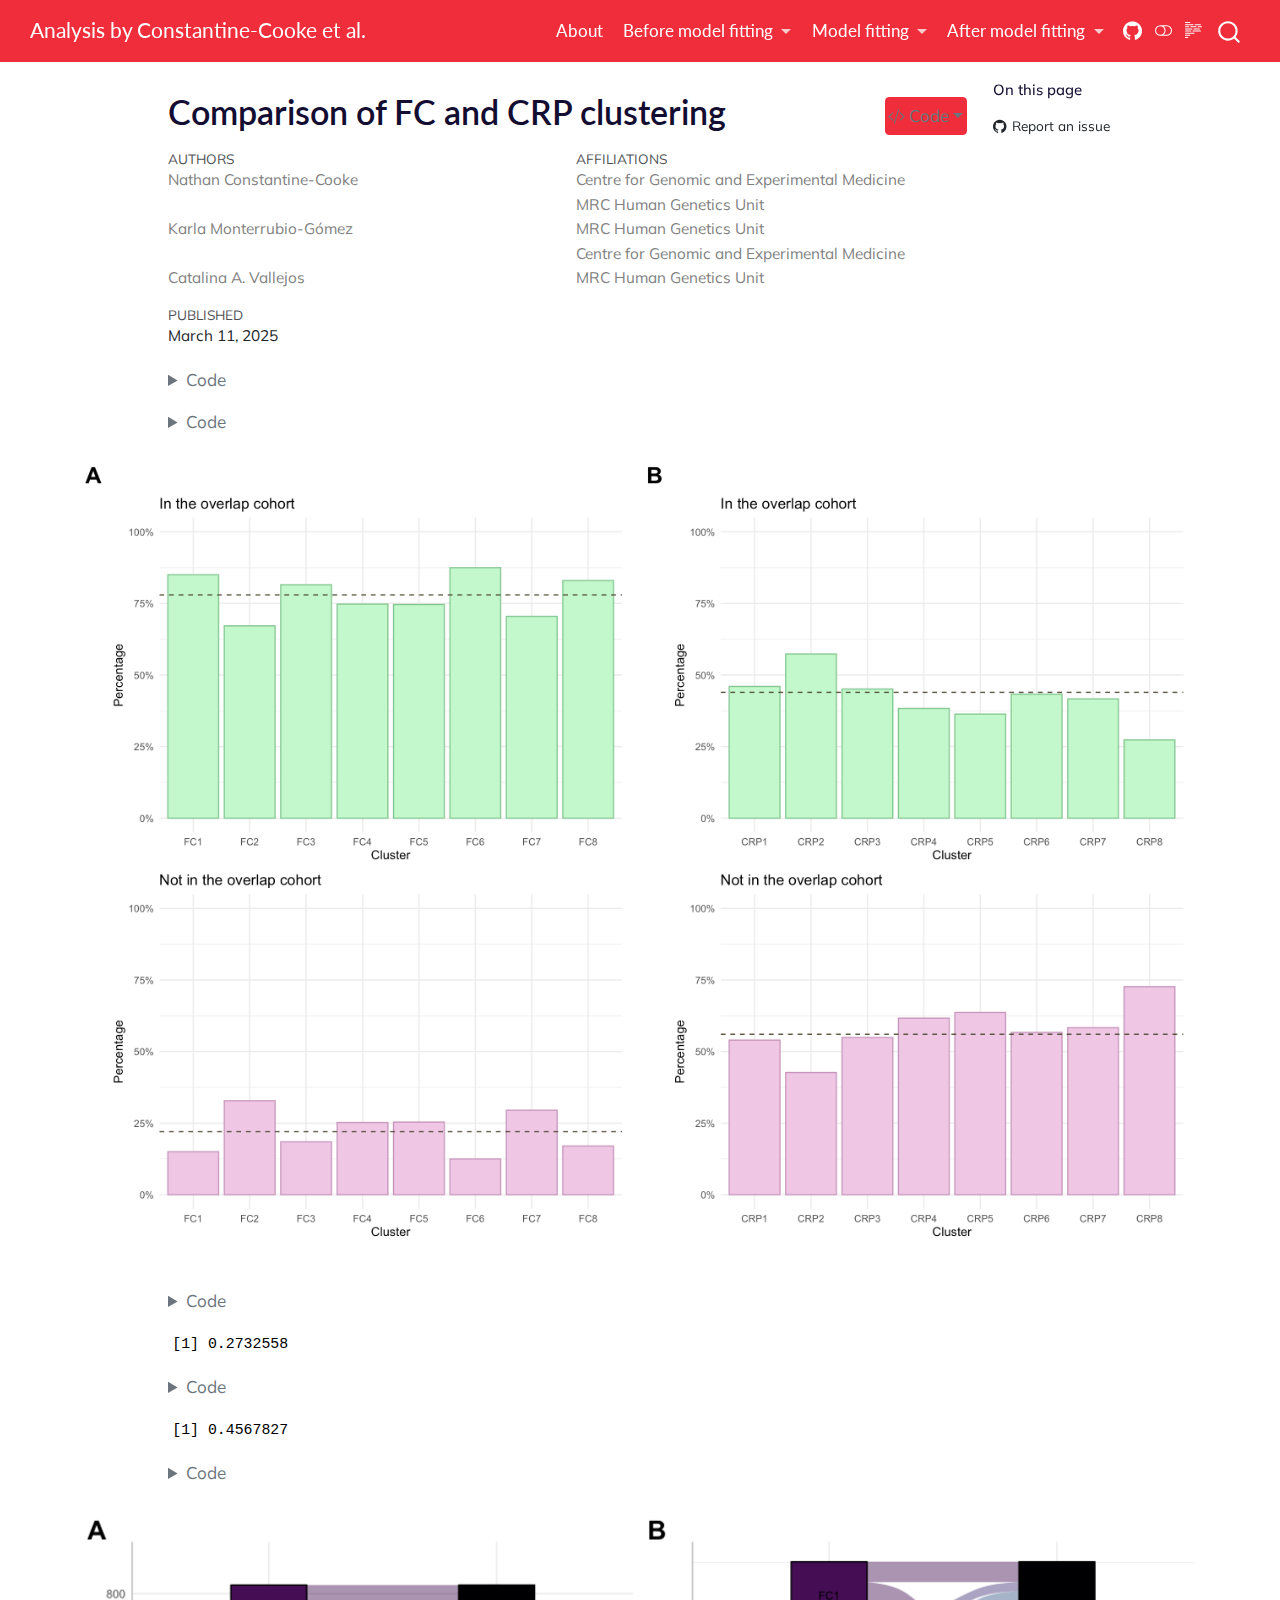
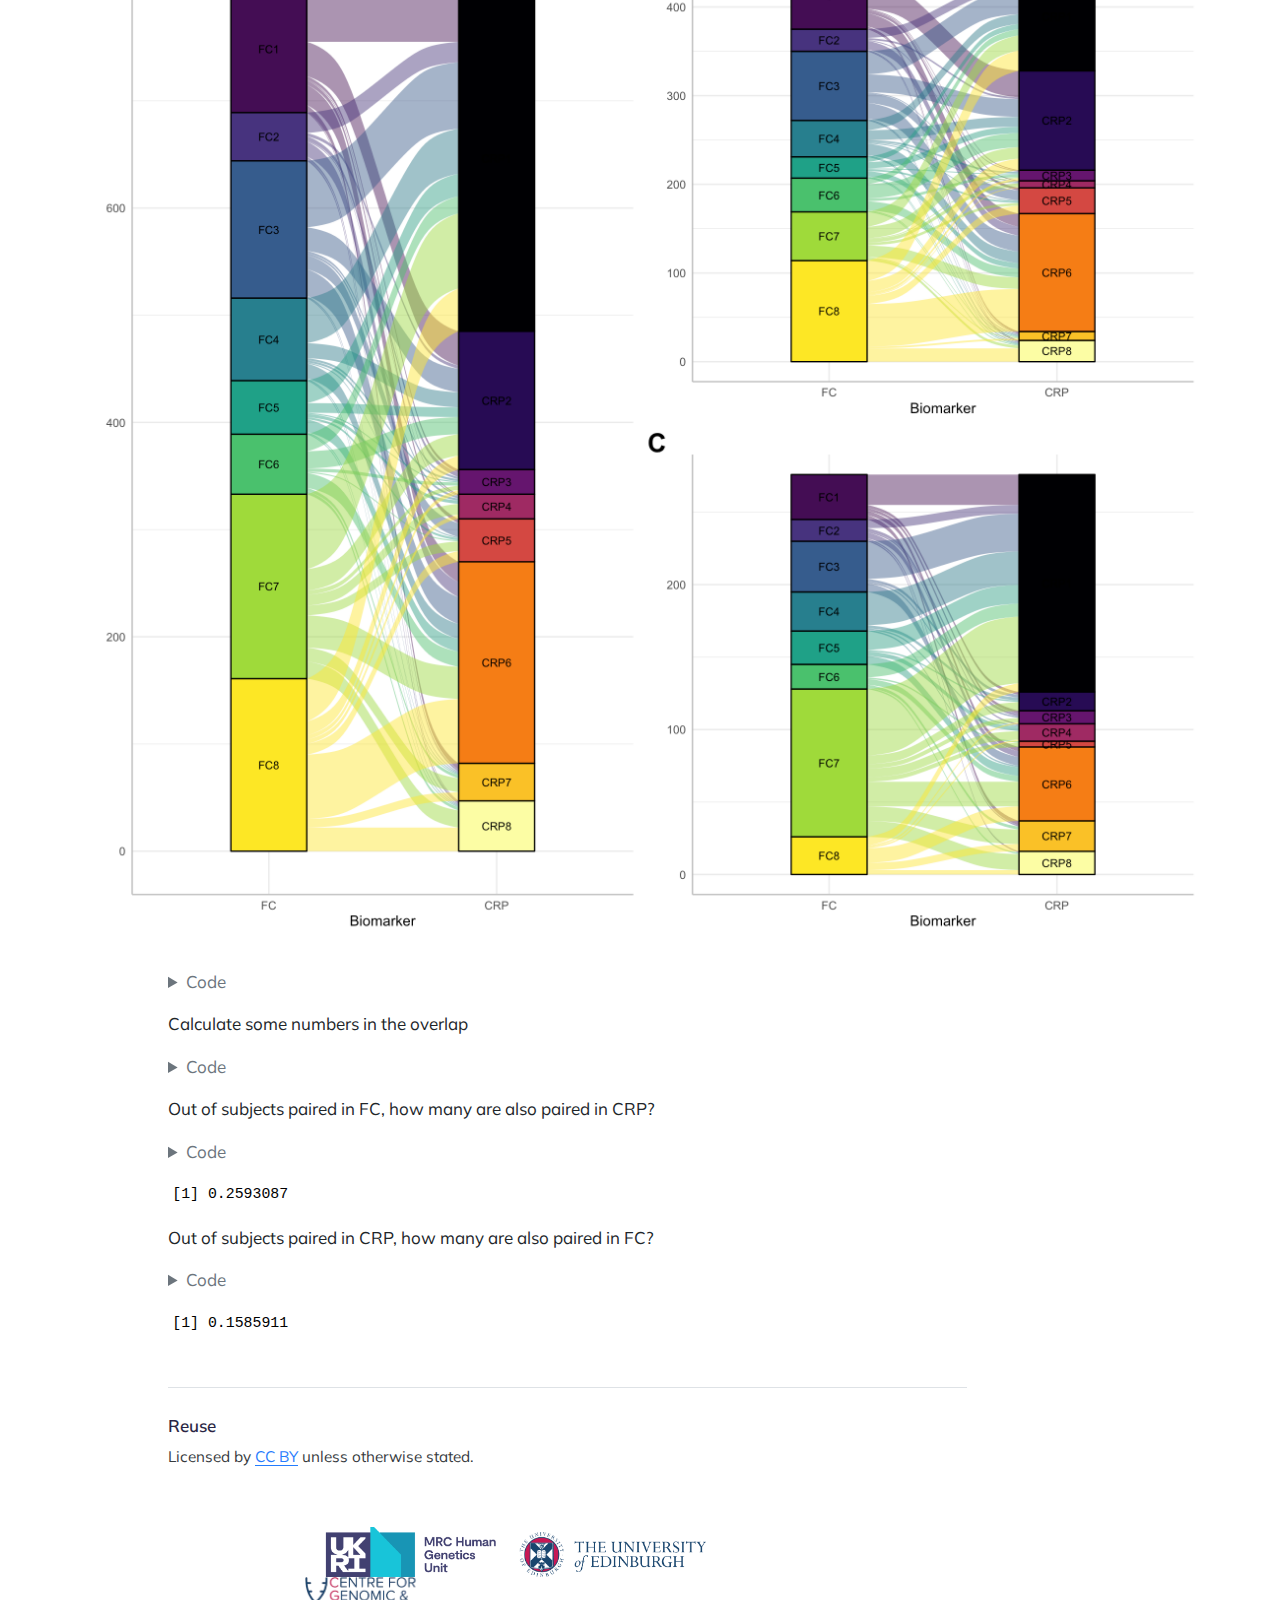
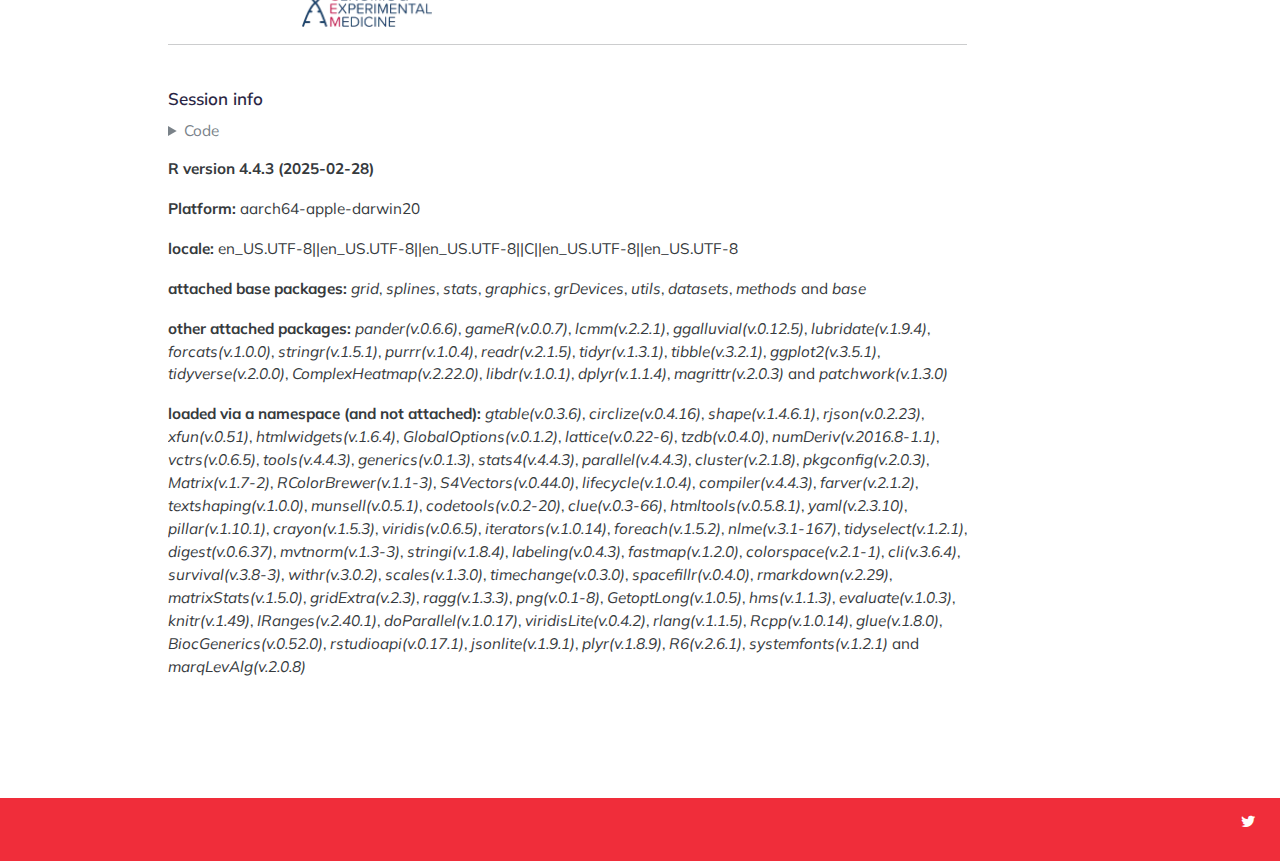
<file: docs/source/post/FCALvsCRP.html>
<!DOCTYPE html>
<html xmlns="http://www.w3.org/1999/xhtml" lang="en" xml:lang="en"><head>
<meta http-equiv="Content-Type" content="text/html; charset=UTF-8">
<meta charset="utf-8">
<meta name="generator" content="quarto-1.6.40">
<meta name="viewport" content="width=device-width, initial-scale=1.0, user-scalable=yes">
<meta name="author" content="Nathan Constantine-Cooke">
<meta name="author" content="Karla Monterrubio-Gómez">
<meta name="author" content="Catalina A. Vallejos">
<meta name="dcterms.date" content="2025-03-11">
<title>Comparison of FC and CRP clustering – Analysis by Constantine-Cooke et al.</title>
<style>
code{white-space: pre-wrap;}
span.smallcaps{font-variant: small-caps;}
div.columns{display: flex; gap: min(4vw, 1.5em);}
div.column{flex: auto; overflow-x: auto;}
div.hanging-indent{margin-left: 1.5em; text-indent: -1.5em;}
ul.task-list{list-style: none;}
ul.task-list li input[type="checkbox"] {
  width: 0.8em;
  margin: 0 0.8em 0.2em -1em; /* quarto-specific, see https://github.com/quarto-dev/quarto-cli/issues/4556 */ 
  vertical-align: middle;
}
/* CSS for syntax highlighting */
pre > code.sourceCode { white-space: pre; position: relative; }
pre > code.sourceCode > span { line-height: 1.25; }
pre > code.sourceCode > span:empty { height: 1.2em; }
.sourceCode { overflow: visible; }
code.sourceCode > span { color: inherit; text-decoration: inherit; }
div.sourceCode { margin: 1em 0; }
pre.sourceCode { margin: 0; }
@media screen {
div.sourceCode { overflow: auto; }
}
@media print {
pre > code.sourceCode { white-space: pre-wrap; }
pre > code.sourceCode > span { display: inline-block; text-indent: -5em; padding-left: 5em; }
}
pre.numberSource code
  { counter-reset: source-line 0; }
pre.numberSource code > span
  { position: relative; left: -4em; counter-increment: source-line; }
pre.numberSource code > span > a:first-child::before
  { content: counter(source-line);
    position: relative; left: -1em; text-align: right; vertical-align: baseline;
    border: none; display: inline-block;
    -webkit-touch-callout: none; -webkit-user-select: none;
    -khtml-user-select: none; -moz-user-select: none;
    -ms-user-select: none; user-select: none;
    padding: 0 4px; width: 4em;
  }
pre.numberSource { margin-left: 3em;  padding-left: 4px; }
div.sourceCode
  {   }
@media screen {
pre > code.sourceCode > span > a:first-child::before { text-decoration: underline; }
}
</style>

<script src="../../site_libs/quarto-nav/quarto-nav.js"></script>
<script src="../../site_libs/quarto-nav/headroom.min.js"></script>
<script src="../../site_libs/clipboard/clipboard.min.js"></script>
<script src="../../site_libs/quarto-search/autocomplete.umd.js"></script>
<script src="../../site_libs/quarto-search/fuse.min.js"></script>
<script src="../../site_libs/quarto-search/quarto-search.js"></script>
<meta name="quarto:offset" content="../../">
<link href="../../favicon.png" rel="icon" type="image/png">
<script src="../../site_libs/quarto-html/quarto.js"></script>
<script src="../../site_libs/quarto-html/popper.min.js"></script>
<script src="../../site_libs/quarto-html/tippy.umd.min.js"></script>
<script src="../../site_libs/quarto-html/anchor.min.js"></script>
<link href="../../site_libs/quarto-html/tippy.css" rel="stylesheet">
<link href="../../site_libs/quarto-html/quarto-syntax-highlighting-549806ee2085284f45b00abea8c6df48.css" rel="stylesheet" class="quarto-color-scheme" id="quarto-text-highlighting-styles">
<link href="../../site_libs/quarto-html/quarto-syntax-highlighting-dark-8ea72dc5fed832574809a9c94082fbbb.css" rel="prefetch" class="quarto-color-scheme quarto-color-alternate" id="quarto-text-highlighting-styles">
<script src="../../site_libs/bootstrap/bootstrap.min.js"></script>
<link href="../../site_libs/bootstrap/bootstrap-icons.css" rel="stylesheet">
<link href="../../site_libs/bootstrap/bootstrap-921e1929ebbeb16142c7112f1e1e4c71.min.css" rel="stylesheet" append-hash="true" class="quarto-color-scheme" id="quarto-bootstrap" data-mode="light">
<link href="../../site_libs/bootstrap/bootstrap-dark-9e2d5e6b408795c0a15b8c4cfdb63aef.min.css" rel="prefetch" append-hash="true" class="quarto-color-scheme quarto-color-alternate" id="quarto-bootstrap" data-mode="dark"><script id="quarto-search-options" type="application/json">{
  "location": "navbar",
  "copy-button": false,
  "collapse-after": 3,
  "panel-placement": "end",
  "type": "overlay",
  "limit": 50,
  "keyboard-shortcut": [
    "f",
    "/",
    "s"
  ],
  "show-item-context": false,
  "language": {
    "search-no-results-text": "No results",
    "search-matching-documents-text": "matching documents",
    "search-copy-link-title": "Copy link to search",
    "search-hide-matches-text": "Hide additional matches",
    "search-more-match-text": "more match in this document",
    "search-more-matches-text": "more matches in this document",
    "search-clear-button-title": "Clear",
    "search-text-placeholder": "",
    "search-detached-cancel-button-title": "Cancel",
    "search-submit-button-title": "Submit",
    "search-label": "Search"
  }
}</script>
<meta property="og:title" content="Comparison of FC and CRP clustering – Analysis by Constantine-Cooke et al.">
<meta property="og:description" content="">
<meta property="og:image" content="FCALvsCRP_files/figure-html/unnamed-chunk-2-1.png">
<meta property="og:site_name" content="Analysis by Constantine-Cooke et al.">
<meta name="twitter:title" content="Comparison of FC and CRP clustering – Analysis by Constantine-Cooke et al.">
<meta name="twitter:description" content="">
<meta name="twitter:image" content="FCALvsCRP_files/figure-html/unnamed-chunk-2-1.png">
<meta name="twitter:creator" content="@IBDNathan">
<meta name="twitter:site" content="@EdinUni_IGC">
<meta name="twitter:card" content="summary_large_image">
<meta name="citation_title" content="Comparison of FC and CRP clustering">
<meta name="citation_author" content="Nathan Constantine-Cooke">
<meta name="citation_author" content="Karla Monterrubio-Gómez">
<meta name="citation_author" content="Catalina A. Vallejos">
<meta name="citation_publication_date" content="2025-03-11">
<meta name="citation_cover_date" content="2025-03-11">
<meta name="citation_year" content="2025">
<meta name="citation_online_date" content="2025-03-11">
<meta name="citation_language" content="en">
<meta name="citation_reference" content="citation_title=Longitudinal Fecal Calprotectin Profiles Characterize Disease Course Heterogeneity in Crohn’s Disease;,citation_author=Nathan Constantine-Cooke;,citation_author=Karla Monterrubio-Gómez;,citation_author=Nikolas Plevris;,citation_author=Lauranne A. A. P. Derikx;,citation_author=Beatriz Gros;,citation_author=Gareth-Rhys Jones;,citation_author=Riccardo E. Marioni;,citation_author=Charlie W. Lees;,citation_author=Catalina A. Vallejos;,citation_publication_date=2023-03;,citation_cover_date=2023-03;,citation_year=2023;,citation_fulltext_html_url=https://linkinghub.elsevier.com/retrieve/pii/S1542356523002343;,citation_doi=10.1016/j.cgh.2023.03.026;,citation_issn=15423565;,citation_journal_title=Clinical Gastroenterology and Hepatology;">
<meta name="citation_reference" content="citation_title=Increasing incidences of inflammatory bowel disease and decreasing surgery rates in copenhagen city and county, 20032005: A population-based study from the danish crohn colitis database;,citation_author=Ida Vind;,citation_author=Lene Riis;,citation_author=Tine Jess;,citation_author=Elisabeth Knudsen;,citation_author=Natalia Pedersen;,citation_author=Margarita Elkjær;,citation_author=Inger Bak Andersen;,citation_author=Vibeke Wewer;,citation_author=Peter Nørregaard;,citation_author=Flemming Moesgaard;,citation_author=Flemming Bendtsen;,citation_author=Pia Munkholm;,citation_publication_date=2006-06;,citation_cover_date=2006-06;,citation_year=2006;,citation_fulltext_html_url=https://doi.org/10.1111%2Fj.1572-0241.2006.00552.x;,citation_issue=6;,citation_doi=10.1111/j.1572-0241.2006.00552.x;,citation_volume=101;,citation_journal_title=The American Journal of Gastroenterology;,citation_publisher=Ovid Technologies (Wolters Kluwer Health);">
<meta name="citation_reference" content="citation_title=Using linear and natural cubic splines, SITAR, and latent trajectory models to characterise nonlinear longitudinal growth trajectories in cohort studies;,citation_abstract=Longitudinal data analysis can improve our understanding of the influences on health trajectories across the life-course. There are a variety of statistical models which can be used, and their fitting and interpretation can be complex, particularly where there is a nonlinear trajectory. Our aim was to provide an accessible guide along with applied examples to using four sophisticated modelling procedures for describing nonlinear growth trajectories.;,citation_author=Ahmed Elhakeem;,citation_author=Rachael A. Hughes;,citation_author=Kate Tilling;,citation_author=Diana L. Cousminer;,citation_author=Stefan A. Jackowski;,citation_author=Tim J. Cole;,citation_author=Alex S. F. Kwong;,citation_author=Zheyuan Li;,citation_author=Struan F. A. Grant;,citation_author=Adam D. G. Baxter-Jones;,citation_author=Babette S. Zemel;,citation_author=Deborah A. Lawlor;,citation_publication_date=2022;,citation_cover_date=2022;,citation_year=2022;,citation_fulltext_html_url=https://doi.org/10.1186/s12874-022-01542-8;,citation_issue=1;,citation_doi=10.1186/s12874-022-01542-8;,citation_isbn=1471-2288;,citation_volume=22;,citation_journal_title=BMC Medical Research Methodology;">
<meta name="citation_reference" content="citation_title=Estimation of extended mixed models using latent classes and latent processes: The R package lcmm;,citation_author=Cécile Proust-Lima;,citation_author=Viviane Philipps;,citation_author=Benoit Liquet;,citation_publication_date=2017;,citation_cover_date=2017;,citation_year=2017;,citation_issue=2;,citation_doi=10.18637/jss.v078.i02;,citation_volume=78;,citation_journal_title=Journal of Statistical Software;">
<meta name="citation_reference" content="citation_title=Temporal trends in surgical resection rates and biologic prescribing in crohn’s disease: A population-based cohort study;,citation_author=P W Jenkinson;,citation_author=N Plevris;,citation_author=S Siakavellas;,citation_author=M Lyons;,citation_author=I D Arnott;,citation_author=D Wilson;,citation_author=A J M Watson;,citation_author=G-R Jones;,citation_author=C W Lees;,citation_publication_date=2020-08;,citation_cover_date=2020-08;,citation_year=2020;,citation_fulltext_html_url=https://doi.org/10.1093%2Fecco-jcc%2Fjjaa044;,citation_issue=9;,citation_doi=10.1093/ecco-jcc/jjaa044;,citation_volume=14;,citation_journal_title=Journal of Crohns and Colitis;,citation_publisher=Oxford University Press (OUP);">
<meta name="citation_reference" content="citation_title=IBD prevalence in lothian, scotland, derived by capture-recapture methodology;,citation_author=Gareth-Rhys Jones;,citation_author=Mathew Lyons;,citation_author=Nikolas Plevris;,citation_author=Philip W Jenkinson;,citation_author=Cathy Bisset;,citation_author=Christopher Burgess;,citation_author=Shahida Din;,citation_author=James Fulforth;,citation_author=Paul Henderson;,citation_author=Gwo-Tzer Ho;,citation_author=Kathryn Kirkwood;,citation_author=Colin Noble;,citation_author=Alan G Shand;,citation_author=David C Wilson;,citation_author=Ian DR Arnott;,citation_author=Charlie W Lees;,citation_publication_date=2019-07;,citation_cover_date=2019-07;,citation_year=2019;,citation_fulltext_html_url=https://doi.org/10.1136%2Fgutjnl-2019-318936;,citation_issue=11;,citation_doi=10.1136/gutjnl-2019-318936;,citation_volume=68;,citation_journal_title=Gut;,citation_publisher=BMJ;">
<meta name="citation_reference" content="citation_title=General Aspects of Fitting Regression Models;,citation_abstract=The ordinary multiple linear regression model is frequently used and has parameters that are easily interpreted. In this chapter we study a general class of regression models, those stated in terms of a weighted sum of a set of independent or predictor variables. It is shown that after linearizing the model with respect to the predictor variables, the parameters in such regression models are also readily interpreted. Also, all the designs used in ordinary linear regression can be used in this general setting. These designs include analysis of variance (ANOVAANOVA) setups, interaction effects, and nonlinear effects. Besides describing and interpreting general regression models, this chapter also describes, in general terms, how the three types of assumptions of regression models can be examined.;,citation_author=Frank E. Harrell;,citation_editor=Jr. Harrell;,citation_publication_date=2015;,citation_cover_date=2015;,citation_year=2015;,citation_doi=10.1007/978-3-319-19425-7_2;,citation_isbn=978-3-319-19425-7;,citation_language=en-US;,citation_inbook_title=Regression Modeling Strategies: With Applications to Linear Models, Logistic and Ordinal Regression, and Survival Analysis;,citation_series_title=Springer Series in Statistics;">
<meta name="citation_reference" content="citation_title=A biomarker-stratified comparison of top-down versus accelerated step-up treatment strategies for patients with newly diagnosed crohn’s disease (PROFILE): A multicentre, open-label randomised controlled trial;,citation_abstract=Summary Background Management strategies and clinical outcomes vary substantially in patients newly diagnosed with Crohn’s disease. We evaluated the use of a putative prognostic biomarker to guide therapy by assessing outcomes in patients randomised to either top-down (ie, early combined immunosuppression with infliximab and immunomodulator) or accelerated step-up (conventional) treatment strategies. Methods PROFILE (PRedicting Outcomes For Crohn’s disease using a moLecular biomarker) was a multicentre, open-label, biomarker-stratified, randomised controlled trial that enrolled adults with newly diagnosed active Crohn’s disease (Harvey-Bradshaw Index ≥7, either elevated C-reactive protein or faecal calprotectin or both, and endoscopic evidence of active inflammation). Potential participants had blood drawn to be tested for a prognostic biomarker derived from T-cell transcriptional signatures (PredictSURE-IBD assay). Following testing, patients were randomly assigned, via a secure online platform, to top-down or accelerated step-up treatment stratified by biomarker subgroup (IBDhi or IBDlo), endoscopic inflammation (mild, moderate, or severe), and extent (colonic or other). Blinding to biomarker status was maintained throughout the trial. The primary endpoint was sustained steroid-free and surgery-free remission to week 48. Remission was defined by a composite of symptoms and inflammatory markers at all visits. Flare required active symptoms (HBI ≥5) plus raised inflammatory markers (CRP &amp;amp;amp;gt;upper limit of normal or faecal calprotectin ≥200 μg/g, or both), while remission was the converse—ie, quiescent symptoms (HBI &amp;lt;5) or resolved inflammatory markers (both CRP ≤ the upper limit of normal and calprotectin &amp;lt;200 μg/g) or both. Analyses were done in the full analysis (intention-to-treat) population. The trial has completed and is registered (ISRCTN11808228). Findings Between Dec 29, 2017, and Jan 5, 2022, 386 patients (mean age 33·6 years [SD 13·2]; 179 [46 Interpretation Top-down treatment with combination infliximab plus immunomodulator achieved substantially better outcomes at 1 year than accelerated step-up treatment. The biomarker did not show clinical utility. Top-down treatment should be considered standard of care for patients with newly diagnosed active Crohn’s disease. Funding Wellcome and PredictImmune Ltd.;,citation_author=Nurulamin M Noor;,citation_author=James C Lee;,citation_author=Simon Bond;,citation_author=Francis Dowling;,citation_author=Biljana Brezina;,citation_author=Kamal V Patel;,citation_author=Tariq Ahmad;,citation_author=Paul J Banim;,citation_author=James W Berrill;,citation_author=Rachel Cooney;,citation_author=Juan De La Revilla Negro;,citation_author=Shanika Silva;,citation_author=Shahida Din;,citation_author=Dharmaraj Durai;,citation_author=John N Gordon;,citation_author=Peter M Irving;,citation_author=Matthew Johnson;,citation_author=Alexandra J Kent;,citation_author=Klaartje B Kok;,citation_author=Gordon W Moran;,citation_author=Craig Mowat;,citation_author=Pritash Patel;,citation_author=Chris S Probert;,citation_author=Tim Raine;,citation_author=Rebecca Saich;,citation_author=Abigail Seward;,citation_author=Dan Sharpstone;,citation_author=Melissa A Smith;,citation_author=Sreedhar Subramanian;,citation_author=Sara S Upponi;,citation_author=Alan Wiles;,citation_author=Horace R T Williams;,citation_author=Gijs R Brink;,citation_author=Séverine Vermeire;,citation_author=Vipul Jairath;,citation_author=Geert R D’Haens;,citation_author=Eoin F McKinney;,citation_author=Paul A Lyons;,citation_author=James O Lindsay;,citation_author=Nicholas A Kennedy;,citation_author=Kenneth G C Smith;,citation_author=Miles Parkes;,citation_author=Nurulamin Noor;,citation_author=James Lee;,citation_author=Simon Bond;,citation_author=Francis Dowling;,citation_author=Biljana Brezina;,citation_author=Kamal Patel;,citation_author=Tariq Ahmad;,citation_author=Paul Banim;,citation_author=James Berrill;,citation_author=Rachel Cooney;,citation_author=Juan De La Revilla Negro;,citation_author=Shanika Silva;,citation_author=Shahida Din;,citation_author=Dharmaraj Durai;,citation_author=John Gordon;,citation_author=Peter Irving;,citation_author=Matthew Johnson;,citation_author=Alexandra Kent;,citation_author=Klaartje Bel Kok;,citation_author=Gordon Moran;,citation_author=Craig Mowat;,citation_author=Pritash Patel;,citation_author=Chris Probert;,citation_author=Tim Raine;,citation_author=Rebecca Saich;,citation_author=Abigail Seward;,citation_author=Dan Sharpstone;,citation_author=Melissa Smith;,citation_author=Sreedhar Subramanian;,citation_author=Sara Upponi;,citation_author=Alan Wiles;,citation_author=Horace Williams;,citation_author=Gijs Den Brink;,citation_author=Severine Vermeire;,citation_author=Vipul Jairath;,citation_author=Geert D’Haens;,citation_author=Eoin McKinney;,citation_author=Paul Lyons;,citation_author=James Lindsay;,citation_author=Nicholas Kennedy;,citation_author=Kenneth Smith;,citation_author=Miles Parkes;,citation_author=Clare Allcock;,citation_author=Suhaylah Bhatti;,citation_author=Jonathan Blackwell;,citation_author=Robert Boulton-Jones;,citation_author=Matthew Brookes;,citation_author=Rhys Butcher;,citation_author=Jeffrey Butterworth;,citation_author=Karlena Champion;,citation_author=Rakesh Chaudhary;,citation_author=Andy Cole;,citation_author=Lauranne Derikx;,citation_author=Anjan Dhar;,citation_author=Mary Flowerdew;,citation_author=Rishi Goel;,citation_author=Ailsa Hart;,citation_author=Rory Hughes;,citation_author=Babur Javaid;,citation_author=Paul Knight;,citation_author=Jacinta Lee;,citation_author=Charlie Lees;,citation_author=Emma Levell;,citation_author=Andy Li;,citation_author=Charles Murray;,citation_author=Leisha O’Brien;,citation_author=Gareth Parkes;,citation_author=Richard Pollok;,citation_author=Sam Powles;,citation_author=Arvind Ramdas;,citation_author=Philip Smith;,citation_author=Richard Ally Speight;,citation_author=Simon Travis;,citation_author=Sean Weaver;,citation_author=Emma Wesley;,citation_publication_date=2024;,citation_cover_date=2024;,citation_year=2024;,citation_fulltext_html_url=https://www.sciencedirect.com/science/article/pii/S2468125324000347;,citation_issue=5;,citation_doi=https://doi.org/10.1016/S2468-1253(24)00034-7;,citation_issn=2468-1253;,citation_volume=9;,citation_journal_title=The Lancet Gastroenterology &amp;amp; Hepatology;">
<meta name="citation_reference" content="citation_title=Early combined immunosuppression or conventional management in patients with newly diagnosed crohn’s disease: An open randomised trial;,citation_abstract=Summary Background Most patients who have active Crohn’s disease are treated initially with corticosteroids. Although this approach usually controls symptoms, many patients become resistant to or dependent on corticosteroids, and long exposure is associated with an increased risk of mortality. We aimed to compare the effectiveness of early use of combined immunosuppression with conventional management in patients with active Crohn’s disease who had not previously received glucocorticoids, antimetabolites, or infliximab. Methods We did a 2-year open-label randomised trial at 18 centres in Belgium, Holland, and Germany between May, 2001, and January, 2004. We randomly assigned 133 patients to either early combined immunosuppression or conventional treatment. The 67 patients assigned to combined immunosuppression received three infusions of infliximab (5 mg/kg of bodyweight) at weeks 0, 2, and 6, with azathioprine. We gave additional treatment with infliximab and, if necessary, corticosteroids, to control disease activity. 66 patients assigned to conventional management received corticosteroids, followed, in sequence, by azathioprine and infliximab. The primary outcome measures were remission without corticosteroids and without bowel resection at weeks 26 and 52. Analysis was by modified intention to treat. This trial was registered with ClinicalTrials.gov, number NCT00554710. Findings Four patients (two in each group) did not receive treatment as per protocol. At week 26, 39 (60·0 Interpretation Combined immunosuppression was more effective than conventional management for induction of remission and reduction of corticosteroid use in patients who had been recently diagnosed with Crohn’s disease. Initiation of more intensive treatment early in the course of the disease could result in better outcomes.;,citation_author=Geert D’Haens;,citation_author=Filip Baert;,citation_author=Gert Assche;,citation_author=Philip Caenepeel;,citation_author=Philippe Vergauwe;,citation_author=Hans Tuynman;,citation_author=Martine De Vos;,citation_author=Sander Deventer;,citation_author=Larry Stitt;,citation_author=Allan Donner;,citation_author=Severine Vermeire;,citation_author=Frank J Van De Mierop;,citation_author=Jean-Charles R Coche;,citation_author=Janneke Woude;,citation_author=Thomas Ochsenkühn;,citation_author=Ad A Bodegraven;,citation_author=Philippe P Van Hootegem;,citation_author=Guy L Lambrecht;,citation_author=Fazia Mana;,citation_author=Paul Rutgeerts;,citation_author=Brian G Feagan;,citation_author=Daniel Hommes;,citation_publication_date=2008;,citation_cover_date=2008;,citation_year=2008;,citation_fulltext_html_url=https://www.sciencedirect.com/science/article/pii/S0140673608603049;,citation_issue=9613;,citation_doi=https://doi.org/10.1016/S0140-6736(08)60304-9;,citation_issn=0140-6736;,citation_volume=371;,citation_journal_title=The Lancet;">
<meta name="citation_reference" content="citation_title=Incidence, prevalence, and racial and ethnic distribution of inflammatory bowel disease in the united states;,citation_author=James D. Lewis;,citation_author=Lauren E. Parlett;,citation_author=Michele L. Jonsson Funk;,citation_author=Colleen Brensinger;,citation_author=Virginia Pate;,citation_author=Qufei Wu;,citation_author=Ghadeer K. Dawwas;,citation_author=Alexandra Weiss;,citation_author=Brad D. Constant;,citation_author=Maureen McCauley;,citation_author=Kevin Haynes;,citation_author=Jeff Yufeng Yang;,citation_author=Douglas E. Schaubel;,citation_author=Andres Hurtado-Lorenzo;,citation_author=Michael David Kappelman;,citation_publication_date=2023-11;,citation_cover_date=2023-11;,citation_year=2023;,citation_fulltext_html_url=http://dx.doi.org/10.1053/j.gastro.2023.07.003;,citation_issue=5;,citation_doi=10.1053/j.gastro.2023.07.003;,citation_issn=0016-5085;,citation_volume=165;,citation_journal_title=Gastroenterology;,citation_publisher=Elsevier BV;">
</head>
<body class="nav-fixed">

<div id="quarto-search-results"></div>
  <header id="quarto-header" class="headroom fixed-top"><nav class="navbar navbar-expand-lg " data-bs-theme="dark"><div class="navbar-container container-fluid">
      <div class="navbar-brand-container mx-auto">
    <a class="navbar-brand" href="../../index.html">
    <span class="navbar-title">Analysis by Constantine-Cooke et al.</span>
    </a>
  </div>
            <div id="quarto-search" class="" title="Search"></div>
          <button class="navbar-toggler" type="button" data-bs-toggle="collapse" data-bs-target="#navbarCollapse" aria-controls="navbarCollapse" role="menu" aria-expanded="false" aria-label="Toggle navigation" onclick="if (window.quartoToggleHeadroom) { window.quartoToggleHeadroom(); }">
  <span class="navbar-toggler-icon"></span>
</button>
          <div class="collapse navbar-collapse" id="navbarCollapse">
            <ul class="navbar-nav navbar-nav-scroll ms-auto">
<li class="nav-item">
    <a class="nav-link" href="../../index.html"> 
<span class="menu-text">About</span></a>
  </li>  
  <li class="nav-item dropdown ">
    <a class="nav-link dropdown-toggle" href="#" id="nav-menu-before-model-fitting" role="link" data-bs-toggle="dropdown" aria-expanded="false">
 <span class="menu-text">Before model fitting</span>
    </a>
    <ul class="dropdown-menu dropdown-menu-end" aria-labelledby="nav-menu-before-model-fitting">
<li>
    <a class="dropdown-item" href="../../source/pre/preprocessing.html">
 <span class="dropdown-text">Preprocessing</span></a>
  </li>  
        <li>
    <a class="dropdown-item" href="../../source/pre/baseline.html">
 <span class="dropdown-text">Baseline data</span></a>
  </li>  
    </ul>
</li>
  <li class="nav-item dropdown ">
    <a class="nav-link dropdown-toggle" href="#" id="nav-menu-model-fitting" role="link" data-bs-toggle="dropdown" aria-expanded="false">
 <span class="menu-text">Model fitting</span>
    </a>
    <ul class="dropdown-menu dropdown-menu-end" aria-labelledby="nav-menu-model-fitting">
<li>
    <a class="dropdown-item" href="../../source/selection/fcal.html">
 <span class="dropdown-text">Faecal calprotectin</span></a>
  </li>  
        <li>
    <a class="dropdown-item" href="../../source/selection/crp.html">
 <span class="dropdown-text">C-reactive protein</span></a>
  </li>  
    </ul>
</li>
  <li class="nav-item dropdown ">
    <a class="nav-link dropdown-toggle" href="#" id="nav-menu-after-model-fitting" role="link" data-bs-toggle="dropdown" aria-expanded="false">
 <span class="menu-text">After model fitting</span>
    </a>
    <ul class="dropdown-menu dropdown-menu-end" aria-labelledby="nav-menu-after-model-fitting">
<li>
    <a class="dropdown-item" href="../../source/post/associations.html">
 <span class="dropdown-text">Associations</span></a>
  </li>  
        <li>
    <a class="dropdown-item" href="../../source/post/FCALvsCRP.html">
 <span class="dropdown-text">Comparison between FC and CRP</span></a>
  </li>  
    </ul>
</li>
  <li class="nav-item compact">
    <a class="nav-link" href="https://github.com/VallejosGroup/Lothian-IBDR"> <i class="bi bi-github" role="img">
</i> 
<span class="menu-text"></span></a>
  </li>  
</ul>
</div> <!-- /navcollapse -->
            <div class="quarto-navbar-tools">
  <a href="" class="quarto-color-scheme-toggle quarto-navigation-tool  px-1" onclick="window.quartoToggleColorScheme(); return false;" title="Toggle dark mode"><i class="bi"></i></a>
  <a href="" class="quarto-reader-toggle quarto-navigation-tool px-1" onclick="window.quartoToggleReader(); return false;" title="Toggle reader mode">
  <div class="quarto-reader-toggle-btn">
  <i class="bi"></i>
  </div>
</a>
</div>
      </div> <!-- /container-fluid -->
    </nav></header><!-- content --><div id="quarto-content" class="quarto-container page-columns page-rows-contents page-layout-article page-navbar">
<!-- sidebar -->
<!-- margin-sidebar -->
    <div id="quarto-margin-sidebar" class="sidebar margin-sidebar">
        <nav id="TOC" role="doc-toc" class="toc-active"><h2 id="toc-title">On this page</h2>
   
  <ul>

  
  
  </ul><div class="toc-actions"><ul><li><a href="https://github.com/VallejosGroup/Lothian-IBDR/issues/new" class="toc-action"><i class="bi bi-github"></i>Report an issue</a></li></ul></div></nav>
    </div>
<!-- main -->
<main class="content page-columns page-full" id="quarto-document-content"><header id="title-block-header" class="quarto-title-block default"><div class="quarto-title">
<div class="quarto-title-block"><div><h1 class="title">Comparison of FC and CRP clustering</h1><button type="button" class="btn code-tools-button dropdown-toggle" id="quarto-code-tools-menu" data-bs-toggle="dropdown" aria-expanded="false"><i class="bi"></i> Code</button><ul class="dropdown-menu dropdown-menu-end" aria-labelelledby="quarto-code-tools-menu"><li><a id="quarto-show-all-code" class="dropdown-item" href="javascript:void(0)" role="button">Show All Code</a></li><li><a id="quarto-hide-all-code" class="dropdown-item" href="javascript:void(0)" role="button">Hide All Code</a></li><li><hr class="dropdown-divider"></li><li><a id="quarto-view-source" class="dropdown-item" href="javascript:void(0)" role="button">View Source</a></li></ul></div></div>
</div>


<div class="quarto-title-meta-author">
  <div class="quarto-title-meta-heading">Authors</div>
  <div class="quarto-title-meta-heading">Affiliations</div>
  
    <div class="quarto-title-meta-contents">
    <p class="author"><a href="https://scholar.google.com/citations?user=2emHWR0AAAAJ&amp;hl=en&amp;oi=ao">Nathan Constantine-Cooke</a> </p>
  </div>
  <div class="quarto-title-meta-contents">
        <p class="affiliation">
            <a href="https://www.ed.ac.uk/centre-genomic-medicine">
            Centre for Genomic and Experimental Medicine
            </a>
          </p>
        <p class="affiliation">
            <a href="https://www.ed.ac.uk/mrc-human-genetics-unit">
            MRC Human Genetics Unit
            </a>
          </p>
      </div>
    <div class="quarto-title-meta-contents">
    <p class="author"><a href="https://scholar.google.com/citations?user=YmyxSXAAAAAJ&amp;hl=en">Karla Monterrubio-Gómez</a> </p>
  </div>
  <div class="quarto-title-meta-contents">
        <p class="affiliation">
            <a href="https://www.ed.ac.uk/mrc-human-genetics-unit">
            MRC Human Genetics Unit
            </a>
          </p>
        <p class="affiliation">
            <a href="https://www.ed.ac.uk/centre-genomic-medicine">
            Centre for Genomic and Experimental Medicine
            </a>
          </p>
      </div>
    <div class="quarto-title-meta-contents">
    <p class="author"><a href="https://scholar.google.com/citations?user=lkdrwm0AAAAJ&amp;hl=en&amp;oi=ao">Catalina A. Vallejos</a> </p>
  </div>
  <div class="quarto-title-meta-contents">
        <p class="affiliation">
            <a href="https://www.ed.ac.uk/mrc-human-genetics-unit">
            MRC Human Genetics Unit
            </a>
          </p>
      </div>
  </div>

<div class="quarto-title-meta">

      
    <div>
    <div class="quarto-title-meta-heading">Published</div>
    <div class="quarto-title-meta-contents">
      <p class="date">March 11, 2025</p>
    </div>
  </div>
  
    
  </div>
  


</header><div class="cell">
<details class="code-fold"><summary>Code</summary><div class="sourceCode" id="cb1"><pre class="downlit sourceCode r code-with-copy"><code class="sourceCode R"><span><span class="fu"><a href="https://rdrr.io/r/base/message.html">suppressPackageStartupMessages</a></span><span class="op">(</span><span class="kw"><a href="https://rdrr.io/r/base/library.html">library</a></span><span class="op">(</span><span class="va">libdr</span><span class="op">)</span><span class="op">)</span></span>
<span><span class="fu"><a href="https://rdrr.io/r/base/message.html">suppressPackageStartupMessages</a></span><span class="op">(</span><span class="kw"><a href="https://rdrr.io/r/base/library.html">library</a></span><span class="op">(</span><span class="va"><a href="https://github.com/jokergoo/ComplexHeatmap">ComplexHeatmap</a></span><span class="op">)</span><span class="op">)</span></span>
<span><span class="fu"><a href="https://rdrr.io/r/base/message.html">suppressPackageStartupMessages</a></span><span class="op">(</span><span class="kw"><a href="https://rdrr.io/r/base/library.html">library</a></span><span class="op">(</span><span class="va"><a href="https://tidyverse.tidyverse.org">tidyverse</a></span><span class="op">)</span><span class="op">)</span></span>
<span><span class="kw"><a href="https://rdrr.io/r/base/library.html">library</a></span><span class="op">(</span><span class="va"><a href="http://corybrunson.github.io/ggalluvial/">ggalluvial</a></span><span class="op">)</span></span>
<span><span class="kw"><a href="https://rdrr.io/r/base/library.html">library</a></span><span class="op">(</span><span class="va"><a href="https://cecileproust-lima.github.io/lcmm/">lcmm</a></span><span class="op">)</span></span>
<span><span class="kw"><a href="https://rdrr.io/r/base/library.html">library</a></span><span class="op">(</span><span class="va"><a href="https://patchwork.data-imaginist.com">patchwork</a></span><span class="op">)</span></span>
<span><span class="kw"><a href="https://rdrr.io/r/base/library.html">library</a></span><span class="op">(</span><span class="va"><a href="https://www.constantine-cooke.com/gameR/">gameR</a></span><span class="op">)</span></span>
<span><span class="kw"><a href="https://rdrr.io/r/base/library.html">library</a></span><span class="op">(</span><span class="va"><a href="https://rapporter.github.io/pander/">pander</a></span><span class="op">)</span></span>
<span><span class="kw"><a href="https://rdrr.io/r/base/library.html">library</a></span><span class="op">(</span><span class="va">libdr</span><span class="op">)</span></span>
<span><span class="fu"><a href="https://rdrr.io/r/base/Random.html">set.seed</a></span><span class="op">(</span><span class="fl">123</span><span class="op">)</span></span>
<span><span class="va">prefix</span> <span class="op">&lt;-</span> <span class="st">"/Volumes/igmm/cvallejo-predicct/libdr/"</span></span>
<span></span>
<span><span class="co">########################</span></span>
<span><span class="co">### Load FC models ###</span></span>
<span><span class="co">########################</span></span>
<span><span class="co"># set the number of groups</span></span>
<span><span class="va">G.fcal</span> <span class="op">&lt;-</span> <span class="fu"><a href="https://rdrr.io/r/base/numeric.html">numeric</a></span><span class="op">(</span><span class="op">)</span></span>
<span><span class="va">models.fcal</span> <span class="op">&lt;-</span> <span class="fu"><a href="https://rdrr.io/r/base/list.html">list</a></span><span class="op">(</span><span class="op">)</span></span>
<span><span class="va">G.cands</span> <span class="op">&lt;-</span> <span class="fu"><a href="https://rdrr.io/r/base/seq.html">seq</a></span><span class="op">(</span><span class="fl">2</span>, <span class="fl">10</span><span class="op">)</span></span>
<span><span class="kw">for</span> <span class="op">(</span><span class="va">G.cand</span> <span class="kw">in</span> <span class="va">G.cands</span><span class="op">)</span> <span class="op">{</span></span>
<span>  <span class="va">file.name</span> <span class="op">&lt;-</span> <span class="fu"><a href="https://rdrr.io/r/base/paste.html">paste0</a></span><span class="op">(</span><span class="va">prefix</span>, <span class="st">"cache/fcal/ncs/fcal-"</span>, <span class="va">G.cand</span>, <span class="st">".RDS"</span><span class="op">)</span></span>
<span>  <span class="kw">if</span> <span class="op">(</span><span class="fu"><a href="https://rdrr.io/r/base/files.html">file.exists</a></span><span class="op">(</span><span class="va">file.name</span><span class="op">)</span><span class="op">)</span> <span class="op">{</span></span>
<span>    <span class="va">G.fcal</span> <span class="op">&lt;-</span> <span class="fu"><a href="https://rdrr.io/r/base/c.html">c</a></span><span class="op">(</span><span class="va">G.fcal</span>, <span class="va">G.cand</span><span class="op">)</span></span>
<span>    <span class="va">models.fcal</span><span class="op">[[</span><span class="va">G.cand</span><span class="op">]</span><span class="op">]</span> <span class="op">&lt;-</span> <span class="fu"><a href="https://rdrr.io/r/base/readRDS.html">readRDS</a></span><span class="op">(</span><span class="va">file.name</span><span class="op">)</span></span>
<span>  <span class="op">}</span></span>
<span><span class="op">}</span></span>
<span><span class="fu"><a href="https://rdrr.io/r/base/rm.html">rm</a></span><span class="op">(</span><span class="va">G.cand</span>, <span class="va">G.cands</span><span class="op">)</span></span>
<span></span>
<span><span class="va">dict</span> <span class="op">&lt;-</span> <span class="fu"><a href="https://rdrr.io/r/base/readRDS.html">readRDS</a></span><span class="op">(</span><span class="fu"><a href="https://rdrr.io/r/base/paste.html">paste0</a></span><span class="op">(</span><span class="va">prefix</span>, <span class="st">"processed/dict.RDS"</span><span class="op">)</span><span class="op">)</span></span>
<span></span>
<span><span class="co">####################################################################</span></span>
<span><span class="co">### Load CRP moving average (no autocorrelation structure) models ###</span></span>
<span><span class="co">####################################################################</span></span>
<span><span class="va">G.crp</span> <span class="op">&lt;-</span> <span class="fu"><a href="https://rdrr.io/r/base/numeric.html">numeric</a></span><span class="op">(</span><span class="op">)</span></span>
<span><span class="va">models.crp</span> <span class="op">&lt;-</span> <span class="fu"><a href="https://rdrr.io/r/base/list.html">list</a></span><span class="op">(</span><span class="op">)</span></span>
<span><span class="va">G.cands</span> <span class="op">&lt;-</span> <span class="fu"><a href="https://rdrr.io/r/base/seq.html">seq</a></span><span class="op">(</span><span class="fl">2</span>, <span class="fl">10</span><span class="op">)</span></span>
<span><span class="kw">for</span> <span class="op">(</span><span class="va">G.cand</span> <span class="kw">in</span> <span class="va">G.cands</span><span class="op">)</span> <span class="op">{</span></span>
<span>  <span class="va">file.name</span> <span class="op">&lt;-</span> <span class="fu"><a href="https://rdrr.io/r/base/paste.html">paste0</a></span><span class="op">(</span><span class="va">prefix</span>, <span class="st">"cache/crp-ma/crp-"</span>, <span class="va">G.cand</span>, <span class="st">".RDS"</span><span class="op">)</span></span>
<span>  <span class="kw">if</span> <span class="op">(</span><span class="fu"><a href="https://rdrr.io/r/base/files.html">file.exists</a></span><span class="op">(</span><span class="va">file.name</span><span class="op">)</span><span class="op">)</span> <span class="op">{</span></span>
<span>    <span class="va">G.crp</span> <span class="op">&lt;-</span> <span class="fu"><a href="https://rdrr.io/r/base/c.html">c</a></span><span class="op">(</span><span class="va">G.crp</span>, <span class="va">G.cand</span><span class="op">)</span></span>
<span>    <span class="va">models.crp</span><span class="op">[[</span><span class="va">G.cand</span><span class="op">]</span><span class="op">]</span> <span class="op">&lt;-</span> <span class="fu"><a href="https://rdrr.io/r/base/readRDS.html">readRDS</a></span><span class="op">(</span><span class="va">file.name</span><span class="op">)</span></span>
<span>  <span class="op">}</span></span>
<span><span class="op">}</span></span>
<span><span class="fu"><a href="https://rdrr.io/r/base/rm.html">rm</a></span><span class="op">(</span><span class="va">G.cand</span>, <span class="va">G.cands</span><span class="op">)</span></span></code><button title="Copy to Clipboard" class="code-copy-button"><i class="bi"></i></button></pre></div>
</details>
</div>
<div class="cell page-columns page-full">
<details class="code-fold"><summary>Code</summary><div class="sourceCode" id="cb2"><pre class="downlit sourceCode r code-with-copy"><code class="sourceCode R"><span><span class="va">fc.remapping</span> <span class="op">&lt;-</span> <span class="kw">function</span><span class="op">(</span><span class="va">x</span><span class="op">)</span> <span class="op">{</span></span>
<span>  <span class="fu">plyr</span><span class="fu">::</span><span class="fu"><a href="https://rdrr.io/pkg/plyr/man/mapvalues.html">mapvalues</a></span><span class="op">(</span><span class="va">x</span>,</span>
<span>                  from <span class="op">=</span> <span class="fu"><a href="https://rdrr.io/r/base/seq.html">seq</a></span><span class="op">(</span><span class="fl">1</span>, <span class="fl">8</span><span class="op">)</span>,</span>
<span>                  to <span class="op">=</span> <span class="fu"><a href="https://rdrr.io/r/base/c.html">c</a></span><span class="op">(</span><span class="fl">7</span>, <span class="fl">6</span>, <span class="fl">4</span>, <span class="fl">8</span>, <span class="fl">1</span>, <span class="fl">5</span>, <span class="fl">2</span>, <span class="fl">3</span><span class="op">)</span><span class="op">)</span></span>
<span><span class="op">}</span></span>
<span></span>
<span><span class="va">crp.remapping</span> <span class="op">&lt;-</span> <span class="kw">function</span><span class="op">(</span><span class="va">x</span><span class="op">)</span> <span class="op">{</span></span>
<span>  <span class="fu">plyr</span><span class="fu">::</span><span class="fu"><a href="https://rdrr.io/pkg/plyr/man/mapvalues.html">mapvalues</a></span><span class="op">(</span><span class="va">x</span>,</span>
<span>                  from <span class="op">=</span> <span class="fu"><a href="https://rdrr.io/r/base/seq.html">seq</a></span><span class="op">(</span><span class="fl">1</span>, <span class="fl">8</span><span class="op">)</span>,</span>
<span>                  to <span class="op">=</span> <span class="fu"><a href="https://rdrr.io/r/base/c.html">c</a></span><span class="op">(</span><span class="fl">2</span>, <span class="fl">3</span>, <span class="fl">1</span>, <span class="fl">4</span>, <span class="fl">5</span>, <span class="fl">7</span>, <span class="fl">6</span>, <span class="fl">8</span><span class="op">)</span><span class="op">)</span></span>
<span><span class="op">}</span></span>
<span></span>
<span></span>
<span><span class="va">col.vec</span> <span class="op">&lt;-</span> <span class="fu"><a href="https://rdrr.io/r/base/c.html">c</a></span><span class="op">(</span></span>
<span>  <span class="fu">viridis</span><span class="fu">::</span><span class="fu"><a href="https://sjmgarnier.github.io/viridisLite/reference/viridis.html">viridis</a></span><span class="op">(</span><span class="fl">8</span><span class="op">)</span>,</span>
<span>  <span class="fu">viridis</span><span class="fu">::</span><span class="fu"><a href="https://sjmgarnier.github.io/viridisLite/reference/viridis.html">inferno</a></span><span class="op">(</span><span class="fl">8</span><span class="op">)</span></span>
<span><span class="op">)</span></span>
<span></span>
<span><span class="va">fcal.pprob</span> <span class="op">&lt;-</span> <span class="va">models.fcal</span><span class="op">[[</span><span class="fl">8</span><span class="op">]</span><span class="op">]</span><span class="op">$</span><span class="va">pprob</span></span>
<span><span class="va">crp.pprob</span> <span class="op">&lt;-</span> <span class="va">models.crp</span><span class="op">[[</span><span class="fl">8</span><span class="op">]</span><span class="op">]</span><span class="op">$</span><span class="va">pprob</span></span>
<span></span>
<span><span class="va">fcal.ids</span> <span class="op">&lt;-</span> <span class="va">fcal.pprob</span><span class="op">$</span><span class="va">ids</span></span>
<span><span class="va">crp.ids</span> <span class="op">&lt;-</span> <span class="va">crp.pprob</span><span class="op">$</span><span class="va">ids</span></span>
<span></span>
<span><span class="co"># Only IDs in both FCAL and CRP models</span></span>
<span><span class="va">ids.comb</span> <span class="op">&lt;-</span> <span class="va">fcal.ids</span><span class="op">[</span><span class="va">fcal.ids</span> <span class="op"><a href="https://rdrr.io/r/base/match.html">%in%</a></span> <span class="va">crp.ids</span><span class="op">]</span></span>
<span><span class="va">ids.comb</span> <span class="op">&lt;-</span> <span class="va">ids.comb</span><span class="op">[</span><span class="fu"><a href="https://rdrr.io/r/base/order.html">order</a></span><span class="op">(</span><span class="va">ids.comb</span><span class="op">)</span><span class="op">]</span></span>
<span></span>
<span></span>
<span></span>
<span><span class="va">fc.classes</span> <span class="op">&lt;-</span> <span class="fu"><a href="https://rdrr.io/r/base/data.frame.html">data.frame</a></span><span class="op">(</span><span class="va">fcal.pprob</span><span class="op">[</span>, <span class="fu"><a href="https://rdrr.io/r/base/c.html">c</a></span><span class="op">(</span><span class="fl">1</span>, <span class="fl">2</span><span class="op">)</span><span class="op">]</span>, type <span class="op">=</span> <span class="st">"FC"</span><span class="op">)</span></span>
<span><span class="va">fc.classes</span><span class="op">$</span><span class="va">class</span> <span class="op">&lt;-</span> <span class="fu">fc.remapping</span><span class="op">(</span><span class="va">fc.classes</span><span class="op">$</span><span class="va">class</span><span class="op">)</span></span>
<span><span class="va">fc.classes</span><span class="op">$</span><span class="va">class</span> <span class="op">&lt;-</span> <span class="fu"><a href="https://rdrr.io/r/base/factor.html">as.factor</a></span><span class="op">(</span><span class="fu"><a href="https://rdrr.io/r/base/paste.html">paste0</a></span><span class="op">(</span><span class="st">"FC"</span>, <span class="va">fc.classes</span><span class="op">$</span><span class="va">class</span><span class="op">)</span><span class="op">)</span></span>
<span></span>
<span></span>
<span><span class="va">crp.classes</span> <span class="op">&lt;-</span> <span class="fu"><a href="https://rdrr.io/r/base/data.frame.html">data.frame</a></span><span class="op">(</span><span class="va">crp.pprob</span><span class="op">[</span>, <span class="fu"><a href="https://rdrr.io/r/base/c.html">c</a></span><span class="op">(</span><span class="fl">1</span>, <span class="fl">2</span><span class="op">)</span><span class="op">]</span>, type <span class="op">=</span> <span class="st">"CRP"</span><span class="op">)</span></span>
<span><span class="va">crp.classes</span><span class="op">$</span><span class="va">class</span> <span class="op">&lt;-</span> <span class="fu">crp.remapping</span><span class="op">(</span><span class="va">crp.classes</span><span class="op">$</span><span class="va">class</span><span class="op">)</span></span>
<span><span class="va">crp.classes</span><span class="op">$</span><span class="va">class</span> <span class="op">&lt;-</span> <span class="fu"><a href="https://rdrr.io/r/base/factor.html">as.factor</a></span><span class="op">(</span><span class="fu"><a href="https://rdrr.io/r/base/paste.html">paste0</a></span><span class="op">(</span><span class="st">"CRP"</span>, <span class="va">crp.classes</span><span class="op">$</span><span class="va">class</span><span class="op">)</span><span class="op">)</span></span>
<span></span>
<span><span class="va">fc.classes</span><span class="op">$</span><span class="va">overlap</span> <span class="op">&lt;-</span> <span class="fu"><a href="https://rdrr.io/r/base/ifelse.html">ifelse</a></span><span class="op">(</span><span class="va">fc.classes</span><span class="op">$</span><span class="va">ids</span> <span class="op"><a href="https://rdrr.io/r/base/match.html">%in%</a></span> <span class="va">ids.comb</span>, <span class="cn">TRUE</span>, <span class="cn">FALSE</span><span class="op">)</span></span>
<span><span class="va">crp.classes</span><span class="op">$</span><span class="va">overlap</span> <span class="op">&lt;-</span> <span class="fu"><a href="https://rdrr.io/r/base/ifelse.html">ifelse</a></span><span class="op">(</span><span class="va">crp.classes</span><span class="op">$</span><span class="va">ids</span> <span class="op"><a href="https://rdrr.io/r/base/match.html">%in%</a></span> <span class="va">ids.comb</span>, <span class="cn">TRUE</span>, <span class="cn">FALSE</span><span class="op">)</span></span>
<span></span>
<span></span>
<span><span class="va">p_overlap_fc</span> <span class="op">&lt;-</span> <span class="va">fc.classes</span> <span class="op"><a href="https://magrittr.tidyverse.org/reference/pipe.html">%&gt;%</a></span></span>
<span>  <span class="fu"><a href="https://dplyr.tidyverse.org/reference/mutate.html">mutate</a></span><span class="op">(</span>overlap <span class="op">=</span> <span class="fu"><a href="https://rdrr.io/r/base/factor.html">factor</a></span><span class="op">(</span></span>
<span>    <span class="va">overlap</span>, levels <span class="op">=</span> <span class="fu"><a href="https://rdrr.io/r/base/c.html">c</a></span><span class="op">(</span><span class="cn">TRUE</span>, <span class="cn">FALSE</span><span class="op">)</span>,</span>
<span>    labels <span class="op">=</span> <span class="fu"><a href="https://rdrr.io/r/base/c.html">c</a></span><span class="op">(</span><span class="st">"In the overlap cohort"</span>, <span class="st">"Not in the overlap cohort"</span><span class="op">)</span><span class="op">)</span><span class="op">)</span> <span class="op"><a href="https://magrittr.tidyverse.org/reference/pipe.html">%&gt;%</a></span></span>
<span>  <span class="fu"><a href="https://rdrr.io/pkg/libdr/man/plotCat.html">plotCat</a></span><span class="op">(</span><span class="st">"overlap"</span>, class <span class="op">=</span> <span class="st">"class"</span><span class="op">)</span></span>
<span></span>
<span><span class="va">p_overlap_crp</span> <span class="op">&lt;-</span> <span class="va">crp.classes</span> <span class="op"><a href="https://magrittr.tidyverse.org/reference/pipe.html">%&gt;%</a></span></span>
<span>  <span class="fu"><a href="https://dplyr.tidyverse.org/reference/mutate.html">mutate</a></span><span class="op">(</span>overlap <span class="op">=</span> <span class="fu"><a href="https://rdrr.io/r/base/factor.html">factor</a></span><span class="op">(</span></span>
<span>    <span class="va">overlap</span>, levels <span class="op">=</span> <span class="fu"><a href="https://rdrr.io/r/base/c.html">c</a></span><span class="op">(</span><span class="cn">TRUE</span>, <span class="cn">FALSE</span><span class="op">)</span>,</span>
<span>    labels <span class="op">=</span> <span class="fu"><a href="https://rdrr.io/r/base/c.html">c</a></span><span class="op">(</span><span class="st">"In the overlap cohort"</span>, <span class="st">"Not in the overlap cohort"</span><span class="op">)</span><span class="op">)</span><span class="op">)</span> <span class="op"><a href="https://magrittr.tidyverse.org/reference/pipe.html">%&gt;%</a></span></span>
<span>  <span class="fu"><a href="https://rdrr.io/pkg/libdr/man/plotCat.html">plotCat</a></span><span class="op">(</span><span class="st">"overlap"</span>, class <span class="op">=</span> <span class="st">"class"</span><span class="op">)</span></span>
<span></span>
<span><span class="va">p</span> <span class="op">&lt;-</span> <span class="fu"><a href="https://patchwork.data-imaginist.com/reference/wrap_elements.html">wrap_elements</a></span><span class="op">(</span><span class="va">p_overlap_fc</span><span class="op">)</span> <span class="op">+</span> </span>
<span>  <span class="fu"><a href="https://patchwork.data-imaginist.com/reference/wrap_elements.html">wrap_elements</a></span><span class="op">(</span><span class="va">p_overlap_crp</span><span class="op">)</span> <span class="op">+</span> </span>
<span>  <span class="fu"><a href="https://patchwork.data-imaginist.com/reference/plot_annotation.html">plot_annotation</a></span><span class="op">(</span>tag_levels <span class="op">=</span> <span class="st">"A"</span><span class="op">)</span> <span class="op">&amp;</span></span>
<span>  <span class="fu"><a href="https://ggplot2.tidyverse.org/reference/theme.html">theme</a></span><span class="op">(</span>plot.tag <span class="op">=</span> <span class="fu"><a href="https://ggplot2.tidyverse.org/reference/element.html">element_text</a></span><span class="op">(</span>size <span class="op">=</span> <span class="fl">20</span>, face <span class="op">=</span> <span class="st">"bold"</span><span class="op">)</span><span class="op">)</span></span>
<span><span class="fu"><a href="https://ggplot2.tidyverse.org/reference/ggsave.html">ggsave</a></span><span class="op">(</span><span class="st">"plots/overlap.pdf"</span>, <span class="va">p</span>, width <span class="op">=</span> <span class="fl">14</span>, height <span class="op">=</span> <span class="fl">10</span><span class="op">)</span></span>
<span><span class="fu"><a href="https://ggplot2.tidyverse.org/reference/ggsave.html">ggsave</a></span><span class="op">(</span><span class="st">"plots/overlap.png"</span>, <span class="va">p</span>, width <span class="op">=</span> <span class="fl">14</span>, height <span class="op">=</span> <span class="fl">10</span><span class="op">)</span></span>
<span><span class="va">p</span></span></code><button title="Copy to Clipboard" class="code-copy-button"><i class="bi"></i></button></pre></div>
</details><div class="cell-output-display page-columns page-full">
<div class="page-columns page-full">
<figure class="figure page-columns page-full"><p class="page-columns page-full"><img src="FCALvsCRP_files/figure-html/unnamed-chunk-2-1.png" class="img-fluid figure-img column-page" width="1344"></p>
</figure>
</div>
</div>
</div>
<div class="cell page-columns page-full">
<details class="code-fold"><summary>Code</summary><div class="sourceCode" id="cb3"><pre class="downlit sourceCode r code-with-copy"><code class="sourceCode R"><span><span class="va">aux</span> <span class="op">&lt;-</span> <span class="fu"><a href="https://rdrr.io/r/base/table.html">table</a></span><span class="op">(</span><span class="va">crp.classes</span><span class="op">$</span><span class="va">class</span>, <span class="va">crp.classes</span><span class="op">$</span><span class="va">overlap</span><span class="op">)</span></span>
<span></span>
<span><span class="co"># Numbers for the text</span></span>
<span><span class="va">aux</span><span class="op">[</span><span class="fl">8</span>,<span class="fl">2</span><span class="op">]</span> <span class="op">/</span> <span class="op">(</span><span class="va">aux</span><span class="op">[</span><span class="fl">8</span>,<span class="fl">1</span><span class="op">]</span> <span class="op">+</span> <span class="va">aux</span><span class="op">[</span><span class="fl">8</span>,<span class="fl">2</span><span class="op">]</span><span class="op">)</span></span></code><button title="Copy to Clipboard" class="code-copy-button"><i class="bi"></i></button></pre></div>
</details><div class="cell-output cell-output-stdout">
<pre><code>[1] 0.2732558</code></pre>
</div>
<details class="code-fold"><summary>Code</summary><div class="sourceCode" id="cb5"><pre class="downlit sourceCode r code-with-copy"><code class="sourceCode R"><span><span class="fu"><a href="https://rdrr.io/r/base/sum.html">sum</a></span><span class="op">(</span><span class="va">aux</span><span class="op">[</span><span class="fl">1</span><span class="op">:</span><span class="fl">7</span>,<span class="fl">2</span><span class="op">]</span><span class="op">)</span> <span class="op">/</span> <span class="fu"><a href="https://rdrr.io/r/base/sum.html">sum</a></span><span class="op">(</span><span class="va">aux</span><span class="op">[</span><span class="fl">1</span><span class="op">:</span><span class="fl">7</span>,<span class="fl">1</span><span class="op">]</span> <span class="op">+</span> <span class="va">aux</span><span class="op">[</span><span class="fl">1</span><span class="op">:</span><span class="fl">7</span>,<span class="fl">2</span><span class="op">]</span><span class="op">)</span></span></code><button title="Copy to Clipboard" class="code-copy-button"><i class="bi"></i></button></pre></div>
</details><div class="cell-output cell-output-stdout">
<pre><code>[1] 0.4567827</code></pre>
</div>
<details class="code-fold"><summary>Code</summary><div class="sourceCode" id="cb7"><pre class="downlit sourceCode r code-with-copy"><code class="sourceCode R"><span><span class="va">classes</span> <span class="op">&lt;-</span> <span class="fu"><a href="https://rdrr.io/r/base/cbind.html">rbind</a></span><span class="op">(</span><span class="va">fc.classes</span>, <span class="va">crp.classes</span><span class="op">)</span></span>
<span></span>
<span><span class="va">classes</span><span class="op">$</span><span class="va">class</span> <span class="op">&lt;-</span> <span class="fu"><a href="https://rdrr.io/r/base/factor.html">as.factor</a></span><span class="op">(</span><span class="va">classes</span><span class="op">$</span><span class="va">class</span><span class="op">)</span></span>
<span><span class="va">classes</span><span class="op">$</span><span class="va">type</span> <span class="op">&lt;-</span> <span class="fu"><a href="https://rdrr.io/r/base/factor.html">as.factor</a></span><span class="op">(</span><span class="va">classes</span><span class="op">$</span><span class="va">type</span><span class="op">)</span></span>
<span><span class="va">classes</span><span class="op">$</span><span class="va">type</span> <span class="op">&lt;-</span> <span class="fu"><a href="https://rdrr.io/r/stats/relevel.html">relevel</a></span><span class="op">(</span><span class="va">classes</span><span class="op">$</span><span class="va">type</span>, <span class="st">"FC"</span><span class="op">)</span></span>
<span></span>
<span></span>
<span><span class="va">classes</span> <span class="op">&lt;-</span> <span class="fu"><a href="https://rdrr.io/r/base/merge.html">merge</a></span><span class="op">(</span><span class="va">classes</span>,</span>
<span>                 <span class="va">dict</span><span class="op">[</span>, <span class="fu"><a href="https://rdrr.io/r/base/c.html">c</a></span><span class="op">(</span><span class="st">"ids"</span>, <span class="st">"diagnosis"</span><span class="op">)</span><span class="op">]</span>,</span>
<span>                 by <span class="op">=</span> <span class="st">"ids"</span>, all.x <span class="op">=</span> <span class="cn">TRUE</span>,</span>
<span>                 all.y <span class="op">=</span> <span class="cn">FALSE</span><span class="op">)</span></span>
<span></span>
<span><span class="va">p1</span> <span class="op">&lt;-</span> <span class="va">classes</span> <span class="op"><a href="https://magrittr.tidyverse.org/reference/pipe.html">%&gt;%</a></span></span>
<span>  <span class="fu"><a href="https://rdrr.io/r/base/subset.html">subset</a></span><span class="op">(</span><span class="va">overlap</span> <span class="op">==</span> <span class="cn">TRUE</span><span class="op">)</span> <span class="op"><a href="https://magrittr.tidyverse.org/reference/pipe.html">%&gt;%</a></span></span>
<span>  <span class="fu"><a href="https://ggplot2.tidyverse.org/reference/ggplot.html">ggplot</a></span><span class="op">(</span><span class="fu"><a href="https://ggplot2.tidyverse.org/reference/aes.html">aes</a></span><span class="op">(</span></span>
<span>  x <span class="op">=</span> <span class="va">type</span>,</span>
<span>  stratum <span class="op">=</span> <span class="va">class</span>,</span>
<span>  alluvium <span class="op">=</span> <span class="va">ids</span>,</span>
<span>  fill <span class="op">=</span> <span class="va">class</span>,</span>
<span>  label <span class="op">=</span> <span class="va">class</span></span>
<span><span class="op">)</span><span class="op">)</span> <span class="op">+</span></span>
<span>  <span class="fu"><a href="http://corybrunson.github.io/ggalluvial/reference/geom_flow.html">geom_flow</a></span><span class="op">(</span><span class="op">)</span> <span class="op">+</span></span>
<span>  <span class="fu"><a href="http://corybrunson.github.io/ggalluvial/reference/geom_stratum.html">geom_stratum</a></span><span class="op">(</span>alpha <span class="op">=</span> <span class="fl">1</span><span class="op">)</span> <span class="op">+</span></span>
<span>  <span class="fu"><a href="https://ggplot2.tidyverse.org/reference/geom_text.html">geom_text</a></span><span class="op">(</span>stat <span class="op">=</span> <span class="st">"stratum"</span>, size <span class="op">=</span> <span class="fl">3</span><span class="op">)</span> <span class="op">+</span></span>
<span>  <span class="fu"><a href="https://ggplot2.tidyverse.org/reference/ggtheme.html">theme_minimal</a></span><span class="op">(</span><span class="op">)</span> <span class="op">+</span></span>
<span>  <span class="fu"><a href="https://ggplot2.tidyverse.org/reference/theme.html">theme</a></span><span class="op">(</span>axis.line <span class="op">=</span> <span class="fu"><a href="https://ggplot2.tidyverse.org/reference/element.html">element_line</a></span><span class="op">(</span>colour <span class="op">=</span> <span class="st">"gray"</span><span class="op">)</span><span class="op">)</span> <span class="op">+</span></span>
<span>  <span class="fu"><a href="https://ggplot2.tidyverse.org/reference/labs.html">xlab</a></span><span class="op">(</span><span class="st">"Biomarker"</span><span class="op">)</span> <span class="op">+</span></span>
<span>  <span class="fu"><a href="https://ggplot2.tidyverse.org/reference/scale_manual.html">scale_fill_manual</a></span><span class="op">(</span>values <span class="op">=</span> <span class="va">col.vec</span><span class="op">)</span></span>
<span></span>
<span><span class="va">p2</span> <span class="op">&lt;-</span> <span class="va">classes</span> <span class="op"><a href="https://magrittr.tidyverse.org/reference/pipe.html">%&gt;%</a></span></span>
<span>  <span class="fu"><a href="https://rdrr.io/r/base/subset.html">subset</a></span><span class="op">(</span><span class="va">overlap</span> <span class="op">==</span> <span class="cn">TRUE</span><span class="op">)</span> <span class="op"><a href="https://magrittr.tidyverse.org/reference/pipe.html">%&gt;%</a></span></span>
<span>  <span class="fu"><a href="https://dplyr.tidyverse.org/reference/filter.html">filter</a></span><span class="op">(</span><span class="va">diagnosis</span> <span class="op">==</span> <span class="st">"Crohn's Disease"</span><span class="op">)</span> <span class="op"><a href="https://magrittr.tidyverse.org/reference/pipe.html">%&gt;%</a></span></span>
<span>  <span class="fu"><a href="https://ggplot2.tidyverse.org/reference/ggplot.html">ggplot</a></span><span class="op">(</span><span class="fu"><a href="https://ggplot2.tidyverse.org/reference/aes.html">aes</a></span><span class="op">(</span></span>
<span>  x <span class="op">=</span> <span class="va">type</span>,</span>
<span>  stratum <span class="op">=</span> <span class="va">class</span>,</span>
<span>  alluvium <span class="op">=</span> <span class="va">ids</span>,</span>
<span>  fill <span class="op">=</span> <span class="va">class</span>,</span>
<span>  label <span class="op">=</span> <span class="va">class</span></span>
<span><span class="op">)</span><span class="op">)</span> <span class="op">+</span></span>
<span>  <span class="fu"><a href="http://corybrunson.github.io/ggalluvial/reference/geom_flow.html">geom_flow</a></span><span class="op">(</span><span class="op">)</span> <span class="op">+</span></span>
<span>  <span class="fu"><a href="http://corybrunson.github.io/ggalluvial/reference/geom_stratum.html">geom_stratum</a></span><span class="op">(</span>alpha <span class="op">=</span> <span class="fl">1</span><span class="op">)</span> <span class="op">+</span></span>
<span>  <span class="fu"><a href="https://ggplot2.tidyverse.org/reference/geom_text.html">geom_text</a></span><span class="op">(</span>stat <span class="op">=</span> <span class="st">"stratum"</span>, size <span class="op">=</span> <span class="fl">3</span><span class="op">)</span> <span class="op">+</span></span>
<span>  <span class="fu"><a href="https://ggplot2.tidyverse.org/reference/ggtheme.html">theme_minimal</a></span><span class="op">(</span><span class="op">)</span> <span class="op">+</span></span>
<span>  <span class="fu"><a href="https://ggplot2.tidyverse.org/reference/theme.html">theme</a></span><span class="op">(</span>axis.line <span class="op">=</span> <span class="fu"><a href="https://ggplot2.tidyverse.org/reference/element.html">element_line</a></span><span class="op">(</span>colour <span class="op">=</span> <span class="st">"gray"</span><span class="op">)</span><span class="op">)</span> <span class="op">+</span></span>
<span>  <span class="fu"><a href="https://ggplot2.tidyverse.org/reference/labs.html">xlab</a></span><span class="op">(</span><span class="st">"Biomarker"</span><span class="op">)</span> <span class="op">+</span></span>
<span>  <span class="fu"><a href="https://ggplot2.tidyverse.org/reference/scale_manual.html">scale_fill_manual</a></span><span class="op">(</span>values <span class="op">=</span> <span class="va">col.vec</span><span class="op">)</span></span>
<span></span>
<span></span>
<span><span class="va">p3</span> <span class="op">&lt;-</span> <span class="va">classes</span> <span class="op"><a href="https://magrittr.tidyverse.org/reference/pipe.html">%&gt;%</a></span></span>
<span>  <span class="fu"><a href="https://rdrr.io/r/base/subset.html">subset</a></span><span class="op">(</span><span class="va">overlap</span> <span class="op">==</span> <span class="cn">TRUE</span><span class="op">)</span> <span class="op"><a href="https://magrittr.tidyverse.org/reference/pipe.html">%&gt;%</a></span></span>
<span>  <span class="fu"><a href="https://dplyr.tidyverse.org/reference/filter.html">filter</a></span><span class="op">(</span><span class="va">diagnosis</span> <span class="op">==</span> <span class="st">"Ulcerative Colitis"</span><span class="op">)</span> <span class="op"><a href="https://magrittr.tidyverse.org/reference/pipe.html">%&gt;%</a></span></span>
<span>  <span class="fu"><a href="https://ggplot2.tidyverse.org/reference/ggplot.html">ggplot</a></span><span class="op">(</span><span class="fu"><a href="https://ggplot2.tidyverse.org/reference/aes.html">aes</a></span><span class="op">(</span></span>
<span>  x <span class="op">=</span> <span class="va">type</span>,</span>
<span>  stratum <span class="op">=</span> <span class="va">class</span>,</span>
<span>  alluvium <span class="op">=</span> <span class="va">ids</span>,</span>
<span>  fill <span class="op">=</span> <span class="va">class</span>,</span>
<span>  label <span class="op">=</span> <span class="va">class</span></span>
<span><span class="op">)</span><span class="op">)</span> <span class="op">+</span></span>
<span>  <span class="fu"><a href="http://corybrunson.github.io/ggalluvial/reference/geom_flow.html">geom_flow</a></span><span class="op">(</span><span class="op">)</span> <span class="op">+</span></span>
<span>  <span class="fu"><a href="http://corybrunson.github.io/ggalluvial/reference/geom_stratum.html">geom_stratum</a></span><span class="op">(</span>alpha <span class="op">=</span> <span class="fl">1</span><span class="op">)</span> <span class="op">+</span></span>
<span>  <span class="fu"><a href="https://ggplot2.tidyverse.org/reference/geom_text.html">geom_text</a></span><span class="op">(</span>stat <span class="op">=</span> <span class="st">"stratum"</span>, size <span class="op">=</span> <span class="fl">3</span><span class="op">)</span> <span class="op">+</span></span>
<span>  <span class="fu"><a href="https://ggplot2.tidyverse.org/reference/ggtheme.html">theme_minimal</a></span><span class="op">(</span><span class="op">)</span> <span class="op">+</span></span>
<span>  <span class="fu"><a href="https://ggplot2.tidyverse.org/reference/theme.html">theme</a></span><span class="op">(</span>axis.line <span class="op">=</span> <span class="fu"><a href="https://ggplot2.tidyverse.org/reference/element.html">element_line</a></span><span class="op">(</span>colour <span class="op">=</span> <span class="st">"gray"</span><span class="op">)</span><span class="op">)</span> <span class="op">+</span></span>
<span>  <span class="fu"><a href="https://ggplot2.tidyverse.org/reference/labs.html">xlab</a></span><span class="op">(</span><span class="st">"Biomarker"</span><span class="op">)</span> <span class="op">+</span></span>
<span>  <span class="fu"><a href="https://ggplot2.tidyverse.org/reference/scale_manual.html">scale_fill_manual</a></span><span class="op">(</span>values <span class="op">=</span> <span class="va">col.vec</span><span class="op">)</span></span>
<span></span>
<span></span>
<span><span class="va">p</span> <span class="op">&lt;-</span> <span class="va">p1</span> <span class="op">+</span> <span class="op">(</span><span class="va">p2</span> <span class="op">/</span> <span class="va">p3</span><span class="op">)</span> <span class="op">+</span></span>
<span>  <span class="fu"><a href="https://patchwork.data-imaginist.com/reference/plot_annotation.html">plot_annotation</a></span><span class="op">(</span>tag_levels <span class="op">=</span> <span class="st">"A"</span><span class="op">)</span> <span class="op">+</span></span>
<span>  <span class="fu"><a href="https://patchwork.data-imaginist.com/reference/plot_layout.html">plot_layout</a></span><span class="op">(</span>guides <span class="op">=</span> <span class="st">"collect"</span><span class="op">)</span> <span class="op">&amp;</span></span>
<span>  <span class="fu"><a href="https://ggplot2.tidyverse.org/reference/theme.html">theme</a></span><span class="op">(</span>legend.position <span class="op">=</span> <span class="st">"none"</span>,</span>
<span>        plot.tag <span class="op">=</span> <span class="fu"><a href="https://ggplot2.tidyverse.org/reference/element.html">element_text</a></span><span class="op">(</span>size <span class="op">=</span> <span class="fl">20</span>, face <span class="op">=</span> <span class="st">"bold"</span><span class="op">)</span><span class="op">)</span> <span class="op">&amp;</span></span>
<span>  <span class="fu"><a href="https://ggplot2.tidyverse.org/reference/guides.html">guides</a></span><span class="op">(</span>fill <span class="op">=</span> <span class="fu"><a href="https://ggplot2.tidyverse.org/reference/guide_legend.html">guide_legend</a></span><span class="op">(</span>nrow <span class="op">=</span> <span class="fl">1</span><span class="op">)</span><span class="op">)</span></span>
<span></span>
<span><span class="va">p</span></span></code><button title="Copy to Clipboard" class="code-copy-button"><i class="bi"></i></button></pre></div>
</details><div class="cell-output-display page-columns page-full">
<div class="page-columns page-full">
<figure class="figure page-columns page-full"><p class="page-columns page-full"><img src="FCALvsCRP_files/figure-html/unnamed-chunk-3-1.png" class="img-fluid figure-img column-page" width="1152"></p>
</figure>
</div>
</div>
<details class="code-fold"><summary>Code</summary><div class="sourceCode" id="cb8"><pre class="downlit sourceCode r code-with-copy"><code class="sourceCode R"><span><span class="fu"><a href="https://ggplot2.tidyverse.org/reference/ggsave.html">ggsave</a></span><span class="op">(</span><span class="st">"paper/big-comp.png"</span>, <span class="va">p</span>, width <span class="op">=</span> <span class="fl">12</span>, height <span class="op">=</span> <span class="fl">11</span><span class="op">)</span></span>
<span><span class="fu"><a href="https://ggplot2.tidyverse.org/reference/ggsave.html">ggsave</a></span><span class="op">(</span><span class="st">"paper/big-comp.pdf"</span>, <span class="va">p</span>, width <span class="op">=</span> <span class="fl">12</span>, height <span class="op">=</span> <span class="fl">11</span><span class="op">)</span></span></code><button title="Copy to Clipboard" class="code-copy-button"><i class="bi"></i></button></pre></div>
</details>
</div>
<p>Calculate some numbers in the overlap</p>
<div class="cell">
<details class="code-fold"><summary>Code</summary><div class="sourceCode" id="cb9"><pre class="downlit sourceCode r code-with-copy"><code class="sourceCode R"><span><span class="va">tab1</span> <span class="op">&lt;-</span> <span class="va">classes.wide</span> <span class="op">&lt;-</span> <span class="va">classes</span> <span class="op"><a href="https://magrittr.tidyverse.org/reference/pipe.html">%&gt;%</a></span></span>
<span>  <span class="fu"><a href="https://rdrr.io/r/base/subset.html">subset</a></span><span class="op">(</span><span class="va">overlap</span> <span class="op">==</span> <span class="cn">TRUE</span><span class="op">)</span> <span class="op"><a href="https://magrittr.tidyverse.org/reference/pipe.html">%&gt;%</a></span></span>
<span>  <span class="fu"><a href="https://tidyr.tidyverse.org/reference/pivot_wider.html">pivot_wider</a></span><span class="op">(</span>names_from <span class="op">=</span> <span class="va">type</span>, values_from <span class="op">=</span> <span class="va">class</span><span class="op">)</span></span>
<span></span>
<span><span class="va">tab2</span> <span class="op">&lt;-</span> <span class="va">classes.wide</span> <span class="op"><a href="https://magrittr.tidyverse.org/reference/pipe.html">%&gt;%</a></span></span>
<span>  <span class="fu"><a href="https://rdrr.io/r/base/subset.html">subset</a></span><span class="op">(</span><span class="va">FC</span> <span class="op">==</span> <span class="st">"FC1"</span><span class="op">)</span> <span class="op"><a href="https://magrittr.tidyverse.org/reference/pipe.html">%&gt;%</a></span></span>
<span>  <span class="fu"><a href="https://dplyr.tidyverse.org/reference/count.html">count</a></span><span class="op">(</span><span class="va">CRP</span><span class="op">)</span> <span class="op"><a href="https://magrittr.tidyverse.org/reference/pipe.html">%&gt;%</a></span></span>
<span>  <span class="fu"><a href="https://dplyr.tidyverse.org/reference/mutate.html">mutate</a></span><span class="op">(</span>percentage <span class="op">=</span> <span class="op">(</span><span class="va">n</span> <span class="op">/</span> <span class="fu"><a href="https://rdrr.io/r/base/sum.html">sum</a></span><span class="op">(</span><span class="va">n</span><span class="op">)</span> <span class="op">*</span> <span class="fl">100</span><span class="op">)</span><span class="op">)</span></span>
<span></span>
<span><span class="va">tab3</span> <span class="op">&lt;-</span> <span class="va">classes.wide</span> <span class="op"><a href="https://magrittr.tidyverse.org/reference/pipe.html">%&gt;%</a></span></span>
<span>  <span class="fu"><a href="https://rdrr.io/r/base/subset.html">subset</a></span><span class="op">(</span><span class="va">CRP</span> <span class="op"><a href="https://rdrr.io/r/base/match.html">%in%</a></span> <span class="fu"><a href="https://rdrr.io/r/base/c.html">c</a></span><span class="op">(</span><span class="st">"CRP1"</span>, <span class="st">"CRP2"</span><span class="op">)</span><span class="op">)</span> <span class="op"><a href="https://magrittr.tidyverse.org/reference/pipe.html">%&gt;%</a></span></span>
<span>  <span class="fu"><a href="https://dplyr.tidyverse.org/reference/count.html">count</a></span><span class="op">(</span><span class="va">FC</span><span class="op">)</span> <span class="op"><a href="https://magrittr.tidyverse.org/reference/pipe.html">%&gt;%</a></span></span>
<span>  <span class="fu"><a href="https://dplyr.tidyverse.org/reference/mutate.html">mutate</a></span><span class="op">(</span>percentage <span class="op">=</span> <span class="op">(</span><span class="va">n</span> <span class="op">/</span> <span class="fu"><a href="https://rdrr.io/r/base/sum.html">sum</a></span><span class="op">(</span><span class="va">n</span><span class="op">)</span> <span class="op">*</span> <span class="fl">100</span><span class="op">)</span><span class="op">)</span></span>
<span></span>
<span><span class="va">tab4</span> <span class="op">&lt;-</span> <span class="va">classes.wide</span> <span class="op"><a href="https://magrittr.tidyverse.org/reference/pipe.html">%&gt;%</a></span></span>
<span>  <span class="fu"><a href="https://rdrr.io/r/base/subset.html">subset</a></span><span class="op">(</span><span class="va">CRP</span> <span class="op"><a href="https://rdrr.io/r/base/match.html">%in%</a></span> <span class="fu"><a href="https://rdrr.io/r/base/c.html">c</a></span><span class="op">(</span><span class="st">"CRP8"</span><span class="op">)</span><span class="op">)</span> <span class="op"><a href="https://magrittr.tidyverse.org/reference/pipe.html">%&gt;%</a></span></span>
<span>  <span class="fu"><a href="https://dplyr.tidyverse.org/reference/count.html">count</a></span><span class="op">(</span><span class="va">FC</span><span class="op">)</span> <span class="op"><a href="https://magrittr.tidyverse.org/reference/pipe.html">%&gt;%</a></span></span>
<span>  <span class="fu"><a href="https://dplyr.tidyverse.org/reference/mutate.html">mutate</a></span><span class="op">(</span>percentage <span class="op">=</span> <span class="op">(</span><span class="va">n</span> <span class="op">/</span> <span class="fu"><a href="https://rdrr.io/r/base/sum.html">sum</a></span><span class="op">(</span><span class="va">n</span><span class="op">)</span> <span class="op">*</span> <span class="fl">100</span><span class="op">)</span><span class="op">)</span></span>
<span></span>
<span><span class="va">tab5</span> <span class="op">&lt;-</span> <span class="va">classes.wide</span> <span class="op"><a href="https://magrittr.tidyverse.org/reference/pipe.html">%&gt;%</a></span></span>
<span>  <span class="fu"><a href="https://rdrr.io/r/base/subset.html">subset</a></span><span class="op">(</span><span class="va">diagnosis</span> <span class="op">==</span> <span class="st">"Ulcerative Colitis"</span><span class="op">)</span> <span class="op"><a href="https://magrittr.tidyverse.org/reference/pipe.html">%&gt;%</a></span></span>
<span>  <span class="fu"><a href="https://rdrr.io/r/base/subset.html">subset</a></span><span class="op">(</span><span class="va">FC</span> <span class="op"><a href="https://rdrr.io/r/base/match.html">%in%</a></span> <span class="fu"><a href="https://rdrr.io/r/base/c.html">c</a></span><span class="op">(</span><span class="st">"FC7"</span><span class="op">)</span><span class="op">)</span> <span class="op"><a href="https://magrittr.tidyverse.org/reference/pipe.html">%&gt;%</a></span></span>
<span>  <span class="fu"><a href="https://dplyr.tidyverse.org/reference/count.html">count</a></span><span class="op">(</span><span class="va">CRP</span><span class="op">)</span> <span class="op"><a href="https://magrittr.tidyverse.org/reference/pipe.html">%&gt;%</a></span></span>
<span>  <span class="fu"><a href="https://dplyr.tidyverse.org/reference/mutate.html">mutate</a></span><span class="op">(</span>percentage <span class="op">=</span> <span class="op">(</span><span class="va">n</span> <span class="op">/</span> <span class="fu"><a href="https://rdrr.io/r/base/sum.html">sum</a></span><span class="op">(</span><span class="va">n</span><span class="op">)</span> <span class="op">*</span> <span class="fl">100</span><span class="op">)</span><span class="op">)</span></span></code><button title="Copy to Clipboard" class="code-copy-button"><i class="bi"></i></button></pre></div>
</details>
</div>
<p>Out of subjects paired in FC, how many are also paired in CRP?</p>
<div class="cell">
<details class="code-fold"><summary>Code</summary><div class="sourceCode" id="cb10"><pre class="downlit sourceCode r code-with-copy"><code class="sourceCode R"><span><span class="va">paired</span> <span class="op">&lt;-</span> <span class="fl">0</span></span>
<span><span class="va">doublePaired</span> <span class="op">&lt;-</span> <span class="fl">0</span></span>
<span></span>
<span><span class="kw">for</span> <span class="op">(</span><span class="va">i</span> <span class="kw">in</span> <span class="va">fc.df</span><span class="op">$</span><span class="va">ids</span><span class="op">)</span> <span class="op">{</span></span>
<span>  <span class="kw">for</span> <span class="op">(</span><span class="va">j</span> <span class="kw">in</span> <span class="va">fc.df</span><span class="op">$</span><span class="va">ids</span><span class="op">)</span> <span class="op">{</span></span>
<span>    <span class="kw">if</span> <span class="op">(</span><span class="va">i</span> <span class="op">!=</span> <span class="va">j</span><span class="op">)</span> <span class="op">{</span></span>
<span>      <span class="kw">if</span> <span class="op">(</span><span class="fu"><a href="https://rdrr.io/r/base/subset.html">subset</a></span><span class="op">(</span><span class="va">fc.df</span>, <span class="va">ids</span> <span class="op">==</span> <span class="va">i</span><span class="op">)</span><span class="op">$</span><span class="va">FCcluster</span> <span class="op">==</span> <span class="fu"><a href="https://rdrr.io/r/base/subset.html">subset</a></span><span class="op">(</span><span class="va">fc.df</span>, <span class="va">ids</span> <span class="op">==</span> <span class="va">j</span><span class="op">)</span><span class="op">$</span><span class="va">FCcluster</span><span class="op">)</span><span class="op">{</span></span>
<span>        <span class="va">paired</span> <span class="op">&lt;-</span> <span class="va">paired</span> <span class="op">+</span> <span class="fl">1</span></span>
<span>        <span class="kw">if</span> <span class="op">(</span><span class="fu"><a href="https://rdrr.io/r/base/subset.html">subset</a></span><span class="op">(</span><span class="va">crp.df</span>, <span class="va">ids</span> <span class="op">==</span> <span class="va">i</span><span class="op">)</span><span class="op">$</span><span class="va">CRPcluster</span> <span class="op">==</span> <span class="fu"><a href="https://rdrr.io/r/base/subset.html">subset</a></span><span class="op">(</span><span class="va">crp.df</span>, <span class="va">ids</span> <span class="op">==</span> <span class="va">j</span><span class="op">)</span><span class="op">$</span><span class="va">CRPcluster</span><span class="op">)</span> <span class="op">{</span></span>
<span>          <span class="va">doublePaired</span> <span class="op">&lt;-</span> <span class="va">doublePaired</span> <span class="op">+</span> <span class="fl">1</span></span>
<span>        <span class="op">}</span></span>
<span>      <span class="op">}</span></span>
<span>    <span class="op">}</span></span>
<span>  <span class="op">}</span></span>
<span><span class="op">}</span></span>
<span></span>
<span><span class="va">doublePaired</span> <span class="op">/</span> <span class="va">paired</span></span></code><button title="Copy to Clipboard" class="code-copy-button"><i class="bi"></i></button></pre></div>
</details><div class="cell-output cell-output-stdout">
<pre><code>[1] 0.2593087</code></pre>
</div>
</div>
<p>Out of subjects paired in CRP, how many are also paired in FC?</p>
<div class="cell">
<details class="code-fold"><summary>Code</summary><div class="sourceCode" id="cb12"><pre class="downlit sourceCode r code-with-copy"><code class="sourceCode R"><span><span class="va">paired</span> <span class="op">&lt;-</span> <span class="fl">0</span></span>
<span><span class="va">doublePaired</span> <span class="op">&lt;-</span> <span class="fl">0</span></span>
<span></span>
<span><span class="kw">for</span> <span class="op">(</span><span class="va">i</span> <span class="kw">in</span> <span class="va">crp.df</span><span class="op">$</span><span class="va">ids</span><span class="op">)</span> <span class="op">{</span></span>
<span>  <span class="kw">for</span> <span class="op">(</span><span class="va">j</span> <span class="kw">in</span> <span class="va">crp.df</span><span class="op">$</span><span class="va">ids</span><span class="op">)</span> <span class="op">{</span></span>
<span>    <span class="kw">if</span> <span class="op">(</span><span class="va">i</span> <span class="op">!=</span> <span class="va">j</span><span class="op">)</span> <span class="op">{</span></span>
<span>      <span class="kw">if</span> <span class="op">(</span><span class="fu"><a href="https://rdrr.io/r/base/subset.html">subset</a></span><span class="op">(</span><span class="va">crp.df</span>, <span class="va">ids</span> <span class="op">==</span> <span class="va">i</span><span class="op">)</span><span class="op">$</span><span class="va">CRPcluster</span> <span class="op">==</span> <span class="fu"><a href="https://rdrr.io/r/base/subset.html">subset</a></span><span class="op">(</span><span class="va">crp.df</span>, <span class="va">ids</span> <span class="op">==</span> <span class="va">j</span><span class="op">)</span><span class="op">$</span><span class="va">CRPcluster</span><span class="op">)</span><span class="op">{</span></span>
<span>        <span class="va">paired</span> <span class="op">&lt;-</span> <span class="va">paired</span> <span class="op">+</span> <span class="fl">1</span></span>
<span>        <span class="kw">if</span> <span class="op">(</span><span class="fu"><a href="https://rdrr.io/r/base/subset.html">subset</a></span><span class="op">(</span><span class="va">fc.df</span>, <span class="va">ids</span> <span class="op">==</span> <span class="va">i</span><span class="op">)</span><span class="op">$</span><span class="va">FCcluster</span> <span class="op">==</span> <span class="fu"><a href="https://rdrr.io/r/base/subset.html">subset</a></span><span class="op">(</span><span class="va">fc.df</span>, <span class="va">ids</span> <span class="op">==</span> <span class="va">j</span><span class="op">)</span><span class="op">$</span><span class="va">FCcluster</span><span class="op">)</span> <span class="op">{</span></span>
<span>          <span class="va">doublePaired</span> <span class="op">&lt;-</span> <span class="va">doublePaired</span> <span class="op">+</span> <span class="fl">1</span></span>
<span>        <span class="op">}</span></span>
<span>      <span class="op">}</span></span>
<span>    <span class="op">}</span></span>
<span>  <span class="op">}</span></span>
<span><span class="op">}</span></span>
<span></span>
<span><span class="va">doublePaired</span> <span class="op">/</span> <span class="va">paired</span></span></code><button title="Copy to Clipboard" class="code-copy-button"><i class="bi"></i></button></pre></div>
</details><div class="cell-output cell-output-stdout">
<pre><code>[1] 0.1585911</code></pre>
</div>
</div>
<div id="quarto-appendix" class="default"><section id="reuse" class="level2 appendix"><h2 class="anchored quarto-appendix-heading">Reuse</h2><div class="quarto-appendix-contents">
<p>Licensed by <a href="https://creativecommons.org/licenses/by/4.0/">CC BY</a> unless otherwise stated.</p>
</div></section><section id="section" class="level2 appendix"><h2 class="anchored quarto-appendix-heading"></h2><div class="quarto-appendix-contents">
<div class="center">
<p><img class="center" src="../../images/MRC_HGU_Edinburgh_RGB.png" alt="MRC Human Genetics Unit logo" height="50px"><img src="../../images/cgem-logo.png" alt="Centre for Genomic &amp; Experimental Medicine logo" height="50px"></p>
</div>
<hr></div></section><section id="session-info" class="level2 appendix"><h2 class="anchored quarto-appendix-heading">Session info</h2><div class="quarto-appendix-contents">
<div class="cell">
<details class="code-fold"><summary>Code</summary><div class="sourceCode" id="cb14"><pre class="downlit sourceCode r code-with-copy"><code class="sourceCode R"><span><span class="fu"><a href="https://rdrr.io/pkg/pander/man/pander.html">pander</a></span><span class="op">(</span><span class="fu"><a href="https://rdrr.io/r/utils/sessionInfo.html">sessionInfo</a></span><span class="op">(</span><span class="op">)</span><span class="op">)</span></span></code><button title="Copy to Clipboard" class="code-copy-button"><i class="bi"></i></button></pre></div>
</details><div class="cell-output-display">
<p><strong>R version 4.4.3 (2025-02-28)</strong></p>
<p><strong>Platform:</strong> aarch64-apple-darwin20</p>
<p><strong>locale:</strong> en_US.UTF-8||en_US.UTF-8||en_US.UTF-8||C||en_US.UTF-8||en_US.UTF-8</p>
<p><strong>attached base packages:</strong> <em>grid</em>, <em>splines</em>, <em>stats</em>, <em>graphics</em>, <em>grDevices</em>, <em>utils</em>, <em>datasets</em>, <em>methods</em> and <em>base</em></p>
<p><strong>other attached packages:</strong> <em>pander(v.0.6.6)</em>, <em>gameR(v.0.0.7)</em>, <em>lcmm(v.2.2.1)</em>, <em>ggalluvial(v.0.12.5)</em>, <em>lubridate(v.1.9.4)</em>, <em>forcats(v.1.0.0)</em>, <em>stringr(v.1.5.1)</em>, <em>purrr(v.1.0.4)</em>, <em>readr(v.2.1.5)</em>, <em>tidyr(v.1.3.1)</em>, <em>tibble(v.3.2.1)</em>, <em>ggplot2(v.3.5.1)</em>, <em>tidyverse(v.2.0.0)</em>, <em>ComplexHeatmap(v.2.22.0)</em>, <em>libdr(v.1.0.1)</em>, <em>dplyr(v.1.1.4)</em>, <em>magrittr(v.2.0.3)</em> and <em>patchwork(v.1.3.0)</em></p>
<p><strong>loaded via a namespace (and not attached):</strong> <em>gtable(v.0.3.6)</em>, <em>circlize(v.0.4.16)</em>, <em>shape(v.1.4.6.1)</em>, <em>rjson(v.0.2.23)</em>, <em>xfun(v.0.51)</em>, <em>htmlwidgets(v.1.6.4)</em>, <em>GlobalOptions(v.0.1.2)</em>, <em>lattice(v.0.22-6)</em>, <em>tzdb(v.0.4.0)</em>, <em>numDeriv(v.2016.8-1.1)</em>, <em>vctrs(v.0.6.5)</em>, <em>tools(v.4.4.3)</em>, <em>generics(v.0.1.3)</em>, <em>stats4(v.4.4.3)</em>, <em>parallel(v.4.4.3)</em>, <em>cluster(v.2.1.8)</em>, <em>pkgconfig(v.2.0.3)</em>, <em>Matrix(v.1.7-2)</em>, <em>RColorBrewer(v.1.1-3)</em>, <em>S4Vectors(v.0.44.0)</em>, <em>lifecycle(v.1.0.4)</em>, <em>compiler(v.4.4.3)</em>, <em>farver(v.2.1.2)</em>, <em>textshaping(v.1.0.0)</em>, <em>munsell(v.0.5.1)</em>, <em>codetools(v.0.2-20)</em>, <em>clue(v.0.3-66)</em>, <em>htmltools(v.0.5.8.1)</em>, <em>yaml(v.2.3.10)</em>, <em>pillar(v.1.10.1)</em>, <em>crayon(v.1.5.3)</em>, <em>viridis(v.0.6.5)</em>, <em>iterators(v.1.0.14)</em>, <em>foreach(v.1.5.2)</em>, <em>nlme(v.3.1-167)</em>, <em>tidyselect(v.1.2.1)</em>, <em>digest(v.0.6.37)</em>, <em>mvtnorm(v.1.3-3)</em>, <em>stringi(v.1.8.4)</em>, <em>labeling(v.0.4.3)</em>, <em>fastmap(v.1.2.0)</em>, <em>colorspace(v.2.1-1)</em>, <em>cli(v.3.6.4)</em>, <em>survival(v.3.8-3)</em>, <em>withr(v.3.0.2)</em>, <em>scales(v.1.3.0)</em>, <em>timechange(v.0.3.0)</em>, <em>spacefillr(v.0.4.0)</em>, <em>rmarkdown(v.2.29)</em>, <em>matrixStats(v.1.5.0)</em>, <em>gridExtra(v.2.3)</em>, <em>ragg(v.1.3.3)</em>, <em>png(v.0.1-8)</em>, <em>GetoptLong(v.1.0.5)</em>, <em>hms(v.1.1.3)</em>, <em>evaluate(v.1.0.3)</em>, <em>knitr(v.1.49)</em>, <em>IRanges(v.2.40.1)</em>, <em>doParallel(v.1.0.17)</em>, <em>viridisLite(v.0.4.2)</em>, <em>rlang(v.1.1.5)</em>, <em>Rcpp(v.1.0.14)</em>, <em>glue(v.1.8.0)</em>, <em>BiocGenerics(v.0.52.0)</em>, <em>rstudioapi(v.0.17.1)</em>, <em>jsonlite(v.1.9.1)</em>, <em>plyr(v.1.8.9)</em>, <em>R6(v.2.6.1)</em>, <em>systemfonts(v.1.2.1)</em> and <em>marqLevAlg(v.2.0.8)</em></p>
</div>
</div>


<!-- -->

</div></section></div></main><!-- /main --><script id="quarto-html-after-body" type="application/javascript">
window.document.addEventListener("DOMContentLoaded", function (event) {
  const toggleBodyColorMode = (bsSheetEl) => {
    const mode = bsSheetEl.getAttribute("data-mode");
    const bodyEl = window.document.querySelector("body");
    if (mode === "dark") {
      bodyEl.classList.add("quarto-dark");
      bodyEl.classList.remove("quarto-light");
    } else {
      bodyEl.classList.add("quarto-light");
      bodyEl.classList.remove("quarto-dark");
    }
  }
  const toggleBodyColorPrimary = () => {
    const bsSheetEl = window.document.querySelector("link#quarto-bootstrap");
    if (bsSheetEl) {
      toggleBodyColorMode(bsSheetEl);
    }
  }
  toggleBodyColorPrimary();  
  const disableStylesheet = (stylesheets) => {
    for (let i=0; i < stylesheets.length; i++) {
      const stylesheet = stylesheets[i];
      stylesheet.rel = 'prefetch';
    }
  }
  const enableStylesheet = (stylesheets) => {
    for (let i=0; i < stylesheets.length; i++) {
      const stylesheet = stylesheets[i];
      stylesheet.rel = 'stylesheet';
    }
  }
  const manageTransitions = (selector, allowTransitions) => {
    const els = window.document.querySelectorAll(selector);
    for (let i=0; i < els.length; i++) {
      const el = els[i];
      if (allowTransitions) {
        el.classList.remove('notransition');
      } else {
        el.classList.add('notransition');
      }
    }
  }
  const toggleGiscusIfUsed = (isAlternate, darkModeDefault) => {
    const baseTheme = document.querySelector('#giscus-base-theme')?.value ?? 'light';
    const alternateTheme = document.querySelector('#giscus-alt-theme')?.value ?? 'dark';
    let newTheme = '';
    if(darkModeDefault) {
      newTheme = isAlternate ? baseTheme : alternateTheme;
    } else {
      newTheme = isAlternate ? alternateTheme : baseTheme;
    }
    const changeGiscusTheme = () => {
      // From: https://github.com/giscus/giscus/issues/336
      const sendMessage = (message) => {
        const iframe = document.querySelector('iframe.giscus-frame');
        if (!iframe) return;
        iframe.contentWindow.postMessage({ giscus: message }, 'https://giscus.app');
      }
      sendMessage({
        setConfig: {
          theme: newTheme
        }
      });
    }
    const isGiscussLoaded = window.document.querySelector('iframe.giscus-frame') !== null;
    if (isGiscussLoaded) {
      changeGiscusTheme();
    }
  }
  const toggleColorMode = (alternate) => {
    // Switch the stylesheets
    const alternateStylesheets = window.document.querySelectorAll('link.quarto-color-scheme.quarto-color-alternate');
    manageTransitions('#quarto-margin-sidebar .nav-link', false);
    if (alternate) {
      enableStylesheet(alternateStylesheets);
      for (const sheetNode of alternateStylesheets) {
        if (sheetNode.id === "quarto-bootstrap") {
          toggleBodyColorMode(sheetNode);
        }
      }
    } else {
      disableStylesheet(alternateStylesheets);
      toggleBodyColorPrimary();
    }
    manageTransitions('#quarto-margin-sidebar .nav-link', true);
    // Switch the toggles
    const toggles = window.document.querySelectorAll('.quarto-color-scheme-toggle');
    for (let i=0; i < toggles.length; i++) {
      const toggle = toggles[i];
      if (toggle) {
        if (alternate) {
          toggle.classList.add("alternate");     
        } else {
          toggle.classList.remove("alternate");
        }
      }
    }
    // Hack to workaround the fact that safari doesn't
    // properly recolor the scrollbar when toggling (#1455)
    if (navigator.userAgent.indexOf('Safari') > 0 && navigator.userAgent.indexOf('Chrome') == -1) {
      manageTransitions("body", false);
      window.scrollTo(0, 1);
      setTimeout(() => {
        window.scrollTo(0, 0);
        manageTransitions("body", true);
      }, 40);  
    }
  }
  const isFileUrl = () => { 
    return window.location.protocol === 'file:';
  }
  const hasAlternateSentinel = () => {  
    let styleSentinel = getColorSchemeSentinel();
    if (styleSentinel !== null) {
      return styleSentinel === "alternate";
    } else {
      return false;
    }
  }
  const setStyleSentinel = (alternate) => {
    const value = alternate ? "alternate" : "default";
    if (!isFileUrl()) {
      window.localStorage.setItem("quarto-color-scheme", value);
    } else {
      localAlternateSentinel = value;
    }
  }
  const getColorSchemeSentinel = () => {
    if (!isFileUrl()) {
      const storageValue = window.localStorage.getItem("quarto-color-scheme");
      return storageValue != null ? storageValue : localAlternateSentinel;
    } else {
      return localAlternateSentinel;
    }
  }
  const darkModeDefault = false;
  let localAlternateSentinel = darkModeDefault ? 'alternate' : 'default';
  // Dark / light mode switch
  window.quartoToggleColorScheme = () => {
    // Read the current dark / light value 
    let toAlternate = !hasAlternateSentinel();
    toggleColorMode(toAlternate);
    setStyleSentinel(toAlternate);
    toggleGiscusIfUsed(toAlternate, darkModeDefault);
  };
  // Ensure there is a toggle, if there isn't float one in the top right
  if (window.document.querySelector('.quarto-color-scheme-toggle') === null) {
    const a = window.document.createElement('a');
    a.classList.add('top-right');
    a.classList.add('quarto-color-scheme-toggle');
    a.href = "";
    a.onclick = function() { try { window.quartoToggleColorScheme(); } catch {} return false; };
    const i = window.document.createElement("i");
    i.classList.add('bi');
    a.appendChild(i);
    window.document.body.appendChild(a);
  }
  // Switch to dark mode if need be
  if (hasAlternateSentinel()) {
    toggleColorMode(true);
  } else {
    toggleColorMode(false);
  }
  const icon = "";
  const anchorJS = new window.AnchorJS();
  anchorJS.options = {
    placement: 'right',
    icon: icon
  };
  anchorJS.add('.anchored');
  const isCodeAnnotation = (el) => {
    for (const clz of el.classList) {
      if (clz.startsWith('code-annotation-')) {                     
        return true;
      }
    }
    return false;
  }
  const onCopySuccess = function(e) {
    // button target
    const button = e.trigger;
    // don't keep focus
    button.blur();
    // flash "checked"
    button.classList.add('code-copy-button-checked');
    var currentTitle = button.getAttribute("title");
    button.setAttribute("title", "Copied!");
    let tooltip;
    if (window.bootstrap) {
      button.setAttribute("data-bs-toggle", "tooltip");
      button.setAttribute("data-bs-placement", "left");
      button.setAttribute("data-bs-title", "Copied!");
      tooltip = new bootstrap.Tooltip(button, 
        { trigger: "manual", 
          customClass: "code-copy-button-tooltip",
          offset: [0, -8]});
      tooltip.show();    
    }
    setTimeout(function() {
      if (tooltip) {
        tooltip.hide();
        button.removeAttribute("data-bs-title");
        button.removeAttribute("data-bs-toggle");
        button.removeAttribute("data-bs-placement");
      }
      button.setAttribute("title", currentTitle);
      button.classList.remove('code-copy-button-checked');
    }, 1000);
    // clear code selection
    e.clearSelection();
  }
  const getTextToCopy = function(trigger) {
      const codeEl = trigger.previousElementSibling.cloneNode(true);
      for (const childEl of codeEl.children) {
        if (isCodeAnnotation(childEl)) {
          childEl.remove();
        }
      }
      return codeEl.innerText;
  }
  const clipboard = new window.ClipboardJS('.code-copy-button:not([data-in-quarto-modal])', {
    text: getTextToCopy
  });
  clipboard.on('success', onCopySuccess);
  if (window.document.getElementById('quarto-embedded-source-code-modal')) {
    const clipboardModal = new window.ClipboardJS('.code-copy-button[data-in-quarto-modal]', {
      text: getTextToCopy,
      container: window.document.getElementById('quarto-embedded-source-code-modal')
    });
    clipboardModal.on('success', onCopySuccess);
  }
  const viewSource = window.document.getElementById('quarto-view-source') ||
                     window.document.getElementById('quarto-code-tools-source');
  if (viewSource) {
    const sourceUrl = viewSource.getAttribute("data-quarto-source-url");
    viewSource.addEventListener("click", function(e) {
      if (sourceUrl) {
        // rstudio viewer pane
        if (/\bcapabilities=\b/.test(window.location)) {
          window.open(sourceUrl);
        } else {
          window.location.href = sourceUrl;
        }
      } else {
        const modal = new bootstrap.Modal(document.getElementById('quarto-embedded-source-code-modal'));
        modal.show();
      }
      return false;
    });
  }
  function toggleCodeHandler(show) {
    return function(e) {
      const detailsSrc = window.document.querySelectorAll(".cell > details > .sourceCode");
      for (let i=0; i<detailsSrc.length; i++) {
        const details = detailsSrc[i].parentElement;
        if (show) {
          details.open = true;
        } else {
          details.removeAttribute("open");
        }
      }
      const cellCodeDivs = window.document.querySelectorAll(".cell > .sourceCode");
      const fromCls = show ? "hidden" : "unhidden";
      const toCls = show ? "unhidden" : "hidden";
      for (let i=0; i<cellCodeDivs.length; i++) {
        const codeDiv = cellCodeDivs[i];
        if (codeDiv.classList.contains(fromCls)) {
          codeDiv.classList.remove(fromCls);
          codeDiv.classList.add(toCls);
        } 
      }
      return false;
    }
  }
  const hideAllCode = window.document.getElementById("quarto-hide-all-code");
  if (hideAllCode) {
    hideAllCode.addEventListener("click", toggleCodeHandler(false));
  }
  const showAllCode = window.document.getElementById("quarto-show-all-code");
  if (showAllCode) {
    showAllCode.addEventListener("click", toggleCodeHandler(true));
  }
    var localhostRegex = new RegExp(/^(?:http|https):\/\/localhost\:?[0-9]*\//);
    var mailtoRegex = new RegExp(/^mailto:/);
      var filterRegex = new RegExp('/' + window.location.host + '/');
    var isInternal = (href) => {
        return filterRegex.test(href) || localhostRegex.test(href) || mailtoRegex.test(href);
    }
    // Inspect non-navigation links and adorn them if external
 	var links = window.document.querySelectorAll('a[href]:not(.nav-link):not(.navbar-brand):not(.toc-action):not(.sidebar-link):not(.sidebar-item-toggle):not(.pagination-link):not(.no-external):not([aria-hidden]):not(.dropdown-item):not(.quarto-navigation-tool):not(.about-link)');
    for (var i=0; i<links.length; i++) {
      const link = links[i];
      if (!isInternal(link.href)) {
        // undo the damage that might have been done by quarto-nav.js in the case of
        // links that we want to consider external
        if (link.dataset.originalHref !== undefined) {
          link.href = link.dataset.originalHref;
        }
      }
    }
  function tippyHover(el, contentFn, onTriggerFn, onUntriggerFn) {
    const config = {
      allowHTML: true,
      maxWidth: 500,
      delay: 100,
      arrow: false,
      appendTo: function(el) {
          return el.parentElement;
      },
      interactive: true,
      interactiveBorder: 10,
      theme: 'quarto',
      placement: 'bottom-start',
    };
    if (contentFn) {
      config.content = contentFn;
    }
    if (onTriggerFn) {
      config.onTrigger = onTriggerFn;
    }
    if (onUntriggerFn) {
      config.onUntrigger = onUntriggerFn;
    }
    window.tippy(el, config); 
  }
  const noterefs = window.document.querySelectorAll('a[role="doc-noteref"]');
  for (var i=0; i<noterefs.length; i++) {
    const ref = noterefs[i];
    tippyHover(ref, function() {
      // use id or data attribute instead here
      let href = ref.getAttribute('data-footnote-href') || ref.getAttribute('href');
      try { href = new URL(href).hash; } catch {}
      const id = href.replace(/^#\/?/, "");
      const note = window.document.getElementById(id);
      if (note) {
        return note.innerHTML;
      } else {
        return "";
      }
    });
  }
  const xrefs = window.document.querySelectorAll('a.quarto-xref');
  const processXRef = (id, note) => {
    // Strip column container classes
    const stripColumnClz = (el) => {
      el.classList.remove("page-full", "page-columns");
      if (el.children) {
        for (const child of el.children) {
          stripColumnClz(child);
        }
      }
    }
    stripColumnClz(note)
    if (id === null || id.startsWith('sec-')) {
      // Special case sections, only their first couple elements
      const container = document.createElement("div");
      if (note.children && note.children.length > 2) {
        container.appendChild(note.children[0].cloneNode(true));
        for (let i = 1; i < note.children.length; i++) {
          const child = note.children[i];
          if (child.tagName === "P" && child.innerText === "") {
            continue;
          } else {
            container.appendChild(child.cloneNode(true));
            break;
          }
        }
        if (window.Quarto?.typesetMath) {
          window.Quarto.typesetMath(container);
        }
        return container.innerHTML
      } else {
        if (window.Quarto?.typesetMath) {
          window.Quarto.typesetMath(note);
        }
        return note.innerHTML;
      }
    } else {
      // Remove any anchor links if they are present
      const anchorLink = note.querySelector('a.anchorjs-link');
      if (anchorLink) {
        anchorLink.remove();
      }
      if (window.Quarto?.typesetMath) {
        window.Quarto.typesetMath(note);
      }
      if (note.classList.contains("callout")) {
        return note.outerHTML;
      } else {
        return note.innerHTML;
      }
    }
  }
  for (var i=0; i<xrefs.length; i++) {
    const xref = xrefs[i];
    tippyHover(xref, undefined, function(instance) {
      instance.disable();
      let url = xref.getAttribute('href');
      let hash = undefined; 
      if (url.startsWith('#')) {
        hash = url;
      } else {
        try { hash = new URL(url).hash; } catch {}
      }
      if (hash) {
        const id = hash.replace(/^#\/?/, "");
        const note = window.document.getElementById(id);
        if (note !== null) {
          try {
            const html = processXRef(id, note.cloneNode(true));
            instance.setContent(html);
          } finally {
            instance.enable();
            instance.show();
          }
        } else {
          // See if we can fetch this
          fetch(url.split('#')[0])
          .then(res => res.text())
          .then(html => {
            const parser = new DOMParser();
            const htmlDoc = parser.parseFromString(html, "text/html");
            const note = htmlDoc.getElementById(id);
            if (note !== null) {
              const html = processXRef(id, note);
              instance.setContent(html);
            } 
          }).finally(() => {
            instance.enable();
            instance.show();
          });
        }
      } else {
        // See if we can fetch a full url (with no hash to target)
        // This is a special case and we should probably do some content thinning / targeting
        fetch(url)
        .then(res => res.text())
        .then(html => {
          const parser = new DOMParser();
          const htmlDoc = parser.parseFromString(html, "text/html");
          const note = htmlDoc.querySelector('main.content');
          if (note !== null) {
            // This should only happen for chapter cross references
            // (since there is no id in the URL)
            // remove the first header
            if (note.children.length > 0 && note.children[0].tagName === "HEADER") {
              note.children[0].remove();
            }
            const html = processXRef(null, note);
            instance.setContent(html);
          } 
        }).finally(() => {
          instance.enable();
          instance.show();
        });
      }
    }, function(instance) {
    });
  }
      let selectedAnnoteEl;
      const selectorForAnnotation = ( cell, annotation) => {
        let cellAttr = 'data-code-cell="' + cell + '"';
        let lineAttr = 'data-code-annotation="' +  annotation + '"';
        const selector = 'span[' + cellAttr + '][' + lineAttr + ']';
        return selector;
      }
      const selectCodeLines = (annoteEl) => {
        const doc = window.document;
        const targetCell = annoteEl.getAttribute("data-target-cell");
        const targetAnnotation = annoteEl.getAttribute("data-target-annotation");
        const annoteSpan = window.document.querySelector(selectorForAnnotation(targetCell, targetAnnotation));
        const lines = annoteSpan.getAttribute("data-code-lines").split(",");
        const lineIds = lines.map((line) => {
          return targetCell + "-" + line;
        })
        let top = null;
        let height = null;
        let parent = null;
        if (lineIds.length > 0) {
            //compute the position of the single el (top and bottom and make a div)
            const el = window.document.getElementById(lineIds[0]);
            top = el.offsetTop;
            height = el.offsetHeight;
            parent = el.parentElement.parentElement;
          if (lineIds.length > 1) {
            const lastEl = window.document.getElementById(lineIds[lineIds.length - 1]);
            const bottom = lastEl.offsetTop + lastEl.offsetHeight;
            height = bottom - top;
          }
          if (top !== null && height !== null && parent !== null) {
            // cook up a div (if necessary) and position it 
            let div = window.document.getElementById("code-annotation-line-highlight");
            if (div === null) {
              div = window.document.createElement("div");
              div.setAttribute("id", "code-annotation-line-highlight");
              div.style.position = 'absolute';
              parent.appendChild(div);
            }
            div.style.top = top - 2 + "px";
            div.style.height = height + 4 + "px";
            div.style.left = 0;
            let gutterDiv = window.document.getElementById("code-annotation-line-highlight-gutter");
            if (gutterDiv === null) {
              gutterDiv = window.document.createElement("div");
              gutterDiv.setAttribute("id", "code-annotation-line-highlight-gutter");
              gutterDiv.style.position = 'absolute';
              const codeCell = window.document.getElementById(targetCell);
              const gutter = codeCell.querySelector('.code-annotation-gutter');
              gutter.appendChild(gutterDiv);
            }
            gutterDiv.style.top = top - 2 + "px";
            gutterDiv.style.height = height + 4 + "px";
          }
          selectedAnnoteEl = annoteEl;
        }
      };
      const unselectCodeLines = () => {
        const elementsIds = ["code-annotation-line-highlight", "code-annotation-line-highlight-gutter"];
        elementsIds.forEach((elId) => {
          const div = window.document.getElementById(elId);
          if (div) {
            div.remove();
          }
        });
        selectedAnnoteEl = undefined;
      };
        // Handle positioning of the toggle
    window.addEventListener(
      "resize",
      throttle(() => {
        elRect = undefined;
        if (selectedAnnoteEl) {
          selectCodeLines(selectedAnnoteEl);
        }
      }, 10)
    );
    function throttle(fn, ms) {
    let throttle = false;
    let timer;
      return (...args) => {
        if(!throttle) { // first call gets through
            fn.apply(this, args);
            throttle = true;
        } else { // all the others get throttled
            if(timer) clearTimeout(timer); // cancel #2
            timer = setTimeout(() => {
              fn.apply(this, args);
              timer = throttle = false;
            }, ms);
        }
      };
    }
      // Attach click handler to the DT
      const annoteDls = window.document.querySelectorAll('dt[data-target-cell]');
      for (const annoteDlNode of annoteDls) {
        annoteDlNode.addEventListener('click', (event) => {
          const clickedEl = event.target;
          if (clickedEl !== selectedAnnoteEl) {
            unselectCodeLines();
            const activeEl = window.document.querySelector('dt[data-target-cell].code-annotation-active');
            if (activeEl) {
              activeEl.classList.remove('code-annotation-active');
            }
            selectCodeLines(clickedEl);
            clickedEl.classList.add('code-annotation-active');
          } else {
            // Unselect the line
            unselectCodeLines();
            clickedEl.classList.remove('code-annotation-active');
          }
        });
      }
  const findCites = (el) => {
    const parentEl = el.parentElement;
    if (parentEl) {
      const cites = parentEl.dataset.cites;
      if (cites) {
        return {
          el,
          cites: cites.split(' ')
        };
      } else {
        return findCites(el.parentElement)
      }
    } else {
      return undefined;
    }
  };
  var bibliorefs = window.document.querySelectorAll('a[role="doc-biblioref"]');
  for (var i=0; i<bibliorefs.length; i++) {
    const ref = bibliorefs[i];
    const citeInfo = findCites(ref);
    if (citeInfo) {
      tippyHover(citeInfo.el, function() {
        var popup = window.document.createElement('div');
        citeInfo.cites.forEach(function(cite) {
          var citeDiv = window.document.createElement('div');
          citeDiv.classList.add('hanging-indent');
          citeDiv.classList.add('csl-entry');
          var biblioDiv = window.document.getElementById('ref-' + cite);
          if (biblioDiv) {
            citeDiv.innerHTML = biblioDiv.innerHTML;
          }
          popup.appendChild(citeDiv);
        });
        return popup.innerHTML;
      });
    }
  }
});
</script><div class="modal fade" id="quarto-embedded-source-code-modal" tabindex="-1" aria-labelledby="quarto-embedded-source-code-modal-label" aria-hidden="true"><div class="modal-dialog modal-dialog-scrollable"><div class="modal-content"><div class="modal-header"><h5 class="modal-title" id="quarto-embedded-source-code-modal-label">Source Code</h5><button class="btn-close" data-bs-dismiss="modal"></button></div><div class="modal-body"><div class="">
<div class="sourceCode" id="cb15" data-shortcodes="false"><pre class="sourceCode markdown code-with-copy"><code class="sourceCode markdown"><span id="cb15-1"><a href="#cb15-1" aria-hidden="true" tabindex="-1"></a><span class="co">---</span></span>
<span id="cb15-2"><a href="#cb15-2" aria-hidden="true" tabindex="-1"></a><span class="an">title:</span><span class="co"> "Comparison of FC and CRP clustering"</span></span>
<span id="cb15-3"><a href="#cb15-3" aria-hidden="true" tabindex="-1"></a><span class="an">author:</span></span>
<span id="cb15-4"><a href="#cb15-4" aria-hidden="true" tabindex="-1"></a><span class="co">  - name: "Nathan Constantine-Cooke" </span></span>
<span id="cb15-5"><a href="#cb15-5" aria-hidden="true" tabindex="-1"></a><span class="co">    url: https://scholar.google.com/citations?user=2emHWR0AAAAJ&amp;hl=en&amp;oi=ao</span></span>
<span id="cb15-6"><a href="#cb15-6" aria-hidden="true" tabindex="-1"></a><span class="co">    corresponding: true</span></span>
<span id="cb15-7"><a href="#cb15-7" aria-hidden="true" tabindex="-1"></a><span class="co">    affiliations:</span></span>
<span id="cb15-8"><a href="#cb15-8" aria-hidden="true" tabindex="-1"></a><span class="co">      - ref: CGEM</span></span>
<span id="cb15-9"><a href="#cb15-9" aria-hidden="true" tabindex="-1"></a><span class="co">      - ref: HGU</span></span>
<span id="cb15-10"><a href="#cb15-10" aria-hidden="true" tabindex="-1"></a><span class="co">  - name: "Karla Monterrubio-Gómez"</span></span>
<span id="cb15-11"><a href="#cb15-11" aria-hidden="true" tabindex="-1"></a><span class="co">    url: https://scholar.google.com/citations?user=YmyxSXAAAAAJ&amp;hl=en</span></span>
<span id="cb15-12"><a href="#cb15-12" aria-hidden="true" tabindex="-1"></a><span class="co">    affiliations:</span></span>
<span id="cb15-13"><a href="#cb15-13" aria-hidden="true" tabindex="-1"></a><span class="co">      - ref: HGU</span></span>
<span id="cb15-14"><a href="#cb15-14" aria-hidden="true" tabindex="-1"></a><span class="co">      - ref: CGEM</span></span>
<span id="cb15-15"><a href="#cb15-15" aria-hidden="true" tabindex="-1"></a><span class="co">  - name: "Catalina A. Vallejos"</span></span>
<span id="cb15-16"><a href="#cb15-16" aria-hidden="true" tabindex="-1"></a><span class="co">    url: https://scholar.google.com/citations?user=lkdrwm0AAAAJ&amp;hl=en&amp;oi=ao</span></span>
<span id="cb15-17"><a href="#cb15-17" aria-hidden="true" tabindex="-1"></a><span class="co">    affiliations:</span></span>
<span id="cb15-18"><a href="#cb15-18" aria-hidden="true" tabindex="-1"></a><span class="co">      - ref: HGU</span></span>
<span id="cb15-19"><a href="#cb15-19" aria-hidden="true" tabindex="-1"></a><span class="co">#comments:</span></span>
<span id="cb15-20"><a href="#cb15-20" aria-hidden="true" tabindex="-1"></a><span class="co">#  giscus: </span></span>
<span id="cb15-21"><a href="#cb15-21" aria-hidden="true" tabindex="-1"></a><span class="co">#    repo: quarto-dev/quarto-docs</span></span>
<span id="cb15-22"><a href="#cb15-22" aria-hidden="true" tabindex="-1"></a><span class="co">---</span></span>
<span id="cb15-23"><a href="#cb15-23" aria-hidden="true" tabindex="-1"></a></span>
<span id="cb15-26"><a href="#cb15-26" aria-hidden="true" tabindex="-1"></a><span class="in">```{R}</span></span>
<span id="cb15-27"><a href="#cb15-27" aria-hidden="true" tabindex="-1"></a><span class="fu">suppressPackageStartupMessages</span>(<span class="fu">library</span>(libdr))</span>
<span id="cb15-28"><a href="#cb15-28" aria-hidden="true" tabindex="-1"></a><span class="fu">suppressPackageStartupMessages</span>(<span class="fu">library</span>(ComplexHeatmap))</span>
<span id="cb15-29"><a href="#cb15-29" aria-hidden="true" tabindex="-1"></a><span class="fu">suppressPackageStartupMessages</span>(<span class="fu">library</span>(tidyverse))</span>
<span id="cb15-30"><a href="#cb15-30" aria-hidden="true" tabindex="-1"></a><span class="fu">library</span>(ggalluvial)</span>
<span id="cb15-31"><a href="#cb15-31" aria-hidden="true" tabindex="-1"></a><span class="fu">library</span>(lcmm)</span>
<span id="cb15-32"><a href="#cb15-32" aria-hidden="true" tabindex="-1"></a><span class="fu">library</span>(patchwork)</span>
<span id="cb15-33"><a href="#cb15-33" aria-hidden="true" tabindex="-1"></a><span class="fu">library</span>(gameR)</span>
<span id="cb15-34"><a href="#cb15-34" aria-hidden="true" tabindex="-1"></a><span class="fu">library</span>(pander)</span>
<span id="cb15-35"><a href="#cb15-35" aria-hidden="true" tabindex="-1"></a><span class="fu">library</span>(libdr)</span>
<span id="cb15-36"><a href="#cb15-36" aria-hidden="true" tabindex="-1"></a><span class="fu">set.seed</span>(<span class="dv">123</span>)</span>
<span id="cb15-37"><a href="#cb15-37" aria-hidden="true" tabindex="-1"></a>prefix <span class="ot">&lt;-</span> <span class="st">"/Volumes/igmm/cvallejo-predicct/libdr/"</span></span>
<span id="cb15-38"><a href="#cb15-38" aria-hidden="true" tabindex="-1"></a></span>
<span id="cb15-39"><a href="#cb15-39" aria-hidden="true" tabindex="-1"></a><span class="do">########################</span></span>
<span id="cb15-40"><a href="#cb15-40" aria-hidden="true" tabindex="-1"></a><span class="do">### Load FC models </span><span class="al">###</span></span>
<span id="cb15-41"><a href="#cb15-41" aria-hidden="true" tabindex="-1"></a><span class="do">########################</span></span>
<span id="cb15-42"><a href="#cb15-42" aria-hidden="true" tabindex="-1"></a><span class="co"># set the number of groups</span></span>
<span id="cb15-43"><a href="#cb15-43" aria-hidden="true" tabindex="-1"></a>G.fcal <span class="ot">&lt;-</span> <span class="fu">numeric</span>()</span>
<span id="cb15-44"><a href="#cb15-44" aria-hidden="true" tabindex="-1"></a>models.fcal <span class="ot">&lt;-</span> <span class="fu">list</span>()</span>
<span id="cb15-45"><a href="#cb15-45" aria-hidden="true" tabindex="-1"></a>G.cands <span class="ot">&lt;-</span> <span class="fu">seq</span>(<span class="dv">2</span>, <span class="dv">10</span>)</span>
<span id="cb15-46"><a href="#cb15-46" aria-hidden="true" tabindex="-1"></a><span class="cf">for</span> (G.cand <span class="cf">in</span> G.cands) {</span>
<span id="cb15-47"><a href="#cb15-47" aria-hidden="true" tabindex="-1"></a>  file.name <span class="ot">&lt;-</span> <span class="fu">paste0</span>(prefix, <span class="st">"cache/fcal/ncs/fcal-"</span>, G.cand, <span class="st">".RDS"</span>)</span>
<span id="cb15-48"><a href="#cb15-48" aria-hidden="true" tabindex="-1"></a>  <span class="cf">if</span> (<span class="fu">file.exists</span>(file.name)) {</span>
<span id="cb15-49"><a href="#cb15-49" aria-hidden="true" tabindex="-1"></a>    G.fcal <span class="ot">&lt;-</span> <span class="fu">c</span>(G.fcal, G.cand)</span>
<span id="cb15-50"><a href="#cb15-50" aria-hidden="true" tabindex="-1"></a>    models.fcal[[G.cand]] <span class="ot">&lt;-</span> <span class="fu">readRDS</span>(file.name)</span>
<span id="cb15-51"><a href="#cb15-51" aria-hidden="true" tabindex="-1"></a>  }</span>
<span id="cb15-52"><a href="#cb15-52" aria-hidden="true" tabindex="-1"></a>}</span>
<span id="cb15-53"><a href="#cb15-53" aria-hidden="true" tabindex="-1"></a><span class="fu">rm</span>(G.cand, G.cands)</span>
<span id="cb15-54"><a href="#cb15-54" aria-hidden="true" tabindex="-1"></a></span>
<span id="cb15-55"><a href="#cb15-55" aria-hidden="true" tabindex="-1"></a>dict <span class="ot">&lt;-</span> <span class="fu">readRDS</span>(<span class="fu">paste0</span>(prefix, <span class="st">"processed/dict.RDS"</span>))</span>
<span id="cb15-56"><a href="#cb15-56" aria-hidden="true" tabindex="-1"></a></span>
<span id="cb15-57"><a href="#cb15-57" aria-hidden="true" tabindex="-1"></a><span class="do">####################################################################</span></span>
<span id="cb15-58"><a href="#cb15-58" aria-hidden="true" tabindex="-1"></a><span class="do">### Load CRP moving average (no autocorrelation structure) models </span><span class="al">###</span></span>
<span id="cb15-59"><a href="#cb15-59" aria-hidden="true" tabindex="-1"></a><span class="do">####################################################################</span></span>
<span id="cb15-60"><a href="#cb15-60" aria-hidden="true" tabindex="-1"></a>G.crp <span class="ot">&lt;-</span> <span class="fu">numeric</span>()</span>
<span id="cb15-61"><a href="#cb15-61" aria-hidden="true" tabindex="-1"></a>models.crp <span class="ot">&lt;-</span> <span class="fu">list</span>()</span>
<span id="cb15-62"><a href="#cb15-62" aria-hidden="true" tabindex="-1"></a>G.cands <span class="ot">&lt;-</span> <span class="fu">seq</span>(<span class="dv">2</span>, <span class="dv">10</span>)</span>
<span id="cb15-63"><a href="#cb15-63" aria-hidden="true" tabindex="-1"></a><span class="cf">for</span> (G.cand <span class="cf">in</span> G.cands) {</span>
<span id="cb15-64"><a href="#cb15-64" aria-hidden="true" tabindex="-1"></a>  file.name <span class="ot">&lt;-</span> <span class="fu">paste0</span>(prefix, <span class="st">"cache/crp-ma/crp-"</span>, G.cand, <span class="st">".RDS"</span>)</span>
<span id="cb15-65"><a href="#cb15-65" aria-hidden="true" tabindex="-1"></a>  <span class="cf">if</span> (<span class="fu">file.exists</span>(file.name)) {</span>
<span id="cb15-66"><a href="#cb15-66" aria-hidden="true" tabindex="-1"></a>    G.crp <span class="ot">&lt;-</span> <span class="fu">c</span>(G.crp, G.cand)</span>
<span id="cb15-67"><a href="#cb15-67" aria-hidden="true" tabindex="-1"></a>    models.crp[[G.cand]] <span class="ot">&lt;-</span> <span class="fu">readRDS</span>(file.name)</span>
<span id="cb15-68"><a href="#cb15-68" aria-hidden="true" tabindex="-1"></a>  }</span>
<span id="cb15-69"><a href="#cb15-69" aria-hidden="true" tabindex="-1"></a>}</span>
<span id="cb15-70"><a href="#cb15-70" aria-hidden="true" tabindex="-1"></a><span class="fu">rm</span>(G.cand, G.cands)</span>
<span id="cb15-71"><a href="#cb15-71" aria-hidden="true" tabindex="-1"></a><span class="in">```</span></span>
<span id="cb15-72"><a href="#cb15-72" aria-hidden="true" tabindex="-1"></a></span>
<span id="cb15-73"><a href="#cb15-73" aria-hidden="true" tabindex="-1"></a></span>
<span id="cb15-76"><a href="#cb15-76" aria-hidden="true" tabindex="-1"></a><span class="in">```{R}</span></span>
<span id="cb15-77"><a href="#cb15-77" aria-hidden="true" tabindex="-1"></a><span class="co">#| column: page</span></span>
<span id="cb15-78"><a href="#cb15-78" aria-hidden="true" tabindex="-1"></a><span class="co">#| fig-width: 14</span></span>
<span id="cb15-79"><a href="#cb15-79" aria-hidden="true" tabindex="-1"></a><span class="co">#| fig-height: 10</span></span>
<span id="cb15-80"><a href="#cb15-80" aria-hidden="true" tabindex="-1"></a></span>
<span id="cb15-81"><a href="#cb15-81" aria-hidden="true" tabindex="-1"></a>fc.remapping <span class="ot">&lt;-</span> <span class="cf">function</span>(x) {</span>
<span id="cb15-82"><a href="#cb15-82" aria-hidden="true" tabindex="-1"></a>  plyr<span class="sc">::</span><span class="fu">mapvalues</span>(x,</span>
<span id="cb15-83"><a href="#cb15-83" aria-hidden="true" tabindex="-1"></a>                  <span class="at">from =</span> <span class="fu">seq</span>(<span class="dv">1</span>, <span class="dv">8</span>),</span>
<span id="cb15-84"><a href="#cb15-84" aria-hidden="true" tabindex="-1"></a>                  <span class="at">to =</span> <span class="fu">c</span>(<span class="dv">7</span>, <span class="dv">6</span>, <span class="dv">4</span>, <span class="dv">8</span>, <span class="dv">1</span>, <span class="dv">5</span>, <span class="dv">2</span>, <span class="dv">3</span>))</span>
<span id="cb15-85"><a href="#cb15-85" aria-hidden="true" tabindex="-1"></a>}</span>
<span id="cb15-86"><a href="#cb15-86" aria-hidden="true" tabindex="-1"></a></span>
<span id="cb15-87"><a href="#cb15-87" aria-hidden="true" tabindex="-1"></a>crp.remapping <span class="ot">&lt;-</span> <span class="cf">function</span>(x) {</span>
<span id="cb15-88"><a href="#cb15-88" aria-hidden="true" tabindex="-1"></a>  plyr<span class="sc">::</span><span class="fu">mapvalues</span>(x,</span>
<span id="cb15-89"><a href="#cb15-89" aria-hidden="true" tabindex="-1"></a>                  <span class="at">from =</span> <span class="fu">seq</span>(<span class="dv">1</span>, <span class="dv">8</span>),</span>
<span id="cb15-90"><a href="#cb15-90" aria-hidden="true" tabindex="-1"></a>                  <span class="at">to =</span> <span class="fu">c</span>(<span class="dv">2</span>, <span class="dv">3</span>, <span class="dv">1</span>, <span class="dv">4</span>, <span class="dv">5</span>, <span class="dv">7</span>, <span class="dv">6</span>, <span class="dv">8</span>))</span>
<span id="cb15-91"><a href="#cb15-91" aria-hidden="true" tabindex="-1"></a>}</span>
<span id="cb15-92"><a href="#cb15-92" aria-hidden="true" tabindex="-1"></a></span>
<span id="cb15-93"><a href="#cb15-93" aria-hidden="true" tabindex="-1"></a></span>
<span id="cb15-94"><a href="#cb15-94" aria-hidden="true" tabindex="-1"></a>col.vec <span class="ot">&lt;-</span> <span class="fu">c</span>(</span>
<span id="cb15-95"><a href="#cb15-95" aria-hidden="true" tabindex="-1"></a>  viridis<span class="sc">::</span><span class="fu">viridis</span>(<span class="dv">8</span>),</span>
<span id="cb15-96"><a href="#cb15-96" aria-hidden="true" tabindex="-1"></a>  viridis<span class="sc">::</span><span class="fu">inferno</span>(<span class="dv">8</span>)</span>
<span id="cb15-97"><a href="#cb15-97" aria-hidden="true" tabindex="-1"></a>)</span>
<span id="cb15-98"><a href="#cb15-98" aria-hidden="true" tabindex="-1"></a></span>
<span id="cb15-99"><a href="#cb15-99" aria-hidden="true" tabindex="-1"></a>fcal.pprob <span class="ot">&lt;-</span> models.fcal[[<span class="dv">8</span>]]<span class="sc">$</span>pprob</span>
<span id="cb15-100"><a href="#cb15-100" aria-hidden="true" tabindex="-1"></a>crp.pprob <span class="ot">&lt;-</span> models.crp[[<span class="dv">8</span>]]<span class="sc">$</span>pprob</span>
<span id="cb15-101"><a href="#cb15-101" aria-hidden="true" tabindex="-1"></a></span>
<span id="cb15-102"><a href="#cb15-102" aria-hidden="true" tabindex="-1"></a>fcal.ids <span class="ot">&lt;-</span> fcal.pprob<span class="sc">$</span>ids</span>
<span id="cb15-103"><a href="#cb15-103" aria-hidden="true" tabindex="-1"></a>crp.ids <span class="ot">&lt;-</span> crp.pprob<span class="sc">$</span>ids</span>
<span id="cb15-104"><a href="#cb15-104" aria-hidden="true" tabindex="-1"></a></span>
<span id="cb15-105"><a href="#cb15-105" aria-hidden="true" tabindex="-1"></a><span class="co"># Only IDs in both FCAL and CRP models</span></span>
<span id="cb15-106"><a href="#cb15-106" aria-hidden="true" tabindex="-1"></a>ids.comb <span class="ot">&lt;-</span> fcal.ids[fcal.ids <span class="sc">%in%</span> crp.ids]</span>
<span id="cb15-107"><a href="#cb15-107" aria-hidden="true" tabindex="-1"></a>ids.comb <span class="ot">&lt;-</span> ids.comb[<span class="fu">order</span>(ids.comb)]</span>
<span id="cb15-108"><a href="#cb15-108" aria-hidden="true" tabindex="-1"></a></span>
<span id="cb15-109"><a href="#cb15-109" aria-hidden="true" tabindex="-1"></a></span>
<span id="cb15-110"><a href="#cb15-110" aria-hidden="true" tabindex="-1"></a></span>
<span id="cb15-111"><a href="#cb15-111" aria-hidden="true" tabindex="-1"></a>fc.classes <span class="ot">&lt;-</span> <span class="fu">data.frame</span>(fcal.pprob[, <span class="fu">c</span>(<span class="dv">1</span>, <span class="dv">2</span>)], <span class="at">type =</span> <span class="st">"FC"</span>)</span>
<span id="cb15-112"><a href="#cb15-112" aria-hidden="true" tabindex="-1"></a>fc.classes<span class="sc">$</span>class <span class="ot">&lt;-</span> <span class="fu">fc.remapping</span>(fc.classes<span class="sc">$</span>class)</span>
<span id="cb15-113"><a href="#cb15-113" aria-hidden="true" tabindex="-1"></a>fc.classes<span class="sc">$</span>class <span class="ot">&lt;-</span> <span class="fu">as.factor</span>(<span class="fu">paste0</span>(<span class="st">"FC"</span>, fc.classes<span class="sc">$</span>class))</span>
<span id="cb15-114"><a href="#cb15-114" aria-hidden="true" tabindex="-1"></a></span>
<span id="cb15-115"><a href="#cb15-115" aria-hidden="true" tabindex="-1"></a></span>
<span id="cb15-116"><a href="#cb15-116" aria-hidden="true" tabindex="-1"></a>crp.classes <span class="ot">&lt;-</span> <span class="fu">data.frame</span>(crp.pprob[, <span class="fu">c</span>(<span class="dv">1</span>, <span class="dv">2</span>)], <span class="at">type =</span> <span class="st">"CRP"</span>)</span>
<span id="cb15-117"><a href="#cb15-117" aria-hidden="true" tabindex="-1"></a>crp.classes<span class="sc">$</span>class <span class="ot">&lt;-</span> <span class="fu">crp.remapping</span>(crp.classes<span class="sc">$</span>class)</span>
<span id="cb15-118"><a href="#cb15-118" aria-hidden="true" tabindex="-1"></a>crp.classes<span class="sc">$</span>class <span class="ot">&lt;-</span> <span class="fu">as.factor</span>(<span class="fu">paste0</span>(<span class="st">"CRP"</span>, crp.classes<span class="sc">$</span>class))</span>
<span id="cb15-119"><a href="#cb15-119" aria-hidden="true" tabindex="-1"></a></span>
<span id="cb15-120"><a href="#cb15-120" aria-hidden="true" tabindex="-1"></a>fc.classes<span class="sc">$</span>overlap <span class="ot">&lt;-</span> <span class="fu">ifelse</span>(fc.classes<span class="sc">$</span>ids <span class="sc">%in%</span> ids.comb, <span class="cn">TRUE</span>, <span class="cn">FALSE</span>)</span>
<span id="cb15-121"><a href="#cb15-121" aria-hidden="true" tabindex="-1"></a>crp.classes<span class="sc">$</span>overlap <span class="ot">&lt;-</span> <span class="fu">ifelse</span>(crp.classes<span class="sc">$</span>ids <span class="sc">%in%</span> ids.comb, <span class="cn">TRUE</span>, <span class="cn">FALSE</span>)</span>
<span id="cb15-122"><a href="#cb15-122" aria-hidden="true" tabindex="-1"></a></span>
<span id="cb15-123"><a href="#cb15-123" aria-hidden="true" tabindex="-1"></a></span>
<span id="cb15-124"><a href="#cb15-124" aria-hidden="true" tabindex="-1"></a>p_overlap_fc <span class="ot">&lt;-</span> fc.classes <span class="sc">%&gt;%</span></span>
<span id="cb15-125"><a href="#cb15-125" aria-hidden="true" tabindex="-1"></a>  <span class="fu">mutate</span>(<span class="at">overlap =</span> <span class="fu">factor</span>(</span>
<span id="cb15-126"><a href="#cb15-126" aria-hidden="true" tabindex="-1"></a>    overlap, <span class="at">levels =</span> <span class="fu">c</span>(<span class="cn">TRUE</span>, <span class="cn">FALSE</span>),</span>
<span id="cb15-127"><a href="#cb15-127" aria-hidden="true" tabindex="-1"></a>    <span class="at">labels =</span> <span class="fu">c</span>(<span class="st">"In the overlap cohort"</span>, <span class="st">"Not in the overlap cohort"</span>))) <span class="sc">%&gt;%</span></span>
<span id="cb15-128"><a href="#cb15-128" aria-hidden="true" tabindex="-1"></a>  <span class="fu">plotCat</span>(<span class="st">"overlap"</span>, <span class="at">class =</span> <span class="st">"class"</span>)</span>
<span id="cb15-129"><a href="#cb15-129" aria-hidden="true" tabindex="-1"></a></span>
<span id="cb15-130"><a href="#cb15-130" aria-hidden="true" tabindex="-1"></a>p_overlap_crp <span class="ot">&lt;-</span> crp.classes <span class="sc">%&gt;%</span></span>
<span id="cb15-131"><a href="#cb15-131" aria-hidden="true" tabindex="-1"></a>  <span class="fu">mutate</span>(<span class="at">overlap =</span> <span class="fu">factor</span>(</span>
<span id="cb15-132"><a href="#cb15-132" aria-hidden="true" tabindex="-1"></a>    overlap, <span class="at">levels =</span> <span class="fu">c</span>(<span class="cn">TRUE</span>, <span class="cn">FALSE</span>),</span>
<span id="cb15-133"><a href="#cb15-133" aria-hidden="true" tabindex="-1"></a>    <span class="at">labels =</span> <span class="fu">c</span>(<span class="st">"In the overlap cohort"</span>, <span class="st">"Not in the overlap cohort"</span>))) <span class="sc">%&gt;%</span></span>
<span id="cb15-134"><a href="#cb15-134" aria-hidden="true" tabindex="-1"></a>  <span class="fu">plotCat</span>(<span class="st">"overlap"</span>, <span class="at">class =</span> <span class="st">"class"</span>)</span>
<span id="cb15-135"><a href="#cb15-135" aria-hidden="true" tabindex="-1"></a></span>
<span id="cb15-136"><a href="#cb15-136" aria-hidden="true" tabindex="-1"></a>p <span class="ot">&lt;-</span> <span class="fu">wrap_elements</span>(p_overlap_fc) <span class="sc">+</span> </span>
<span id="cb15-137"><a href="#cb15-137" aria-hidden="true" tabindex="-1"></a>  <span class="fu">wrap_elements</span>(p_overlap_crp) <span class="sc">+</span> </span>
<span id="cb15-138"><a href="#cb15-138" aria-hidden="true" tabindex="-1"></a>  <span class="fu">plot_annotation</span>(<span class="at">tag_levels =</span> <span class="st">"A"</span>) <span class="sc">&amp;</span></span>
<span id="cb15-139"><a href="#cb15-139" aria-hidden="true" tabindex="-1"></a>  <span class="fu">theme</span>(<span class="at">plot.tag =</span> <span class="fu">element_text</span>(<span class="at">size =</span> <span class="dv">20</span>, <span class="at">face =</span> <span class="st">"bold"</span>))</span>
<span id="cb15-140"><a href="#cb15-140" aria-hidden="true" tabindex="-1"></a><span class="fu">ggsave</span>(<span class="st">"plots/overlap.pdf"</span>, p, <span class="at">width =</span> <span class="dv">14</span>, <span class="at">height =</span> <span class="dv">10</span>)</span>
<span id="cb15-141"><a href="#cb15-141" aria-hidden="true" tabindex="-1"></a><span class="fu">ggsave</span>(<span class="st">"plots/overlap.png"</span>, p, <span class="at">width =</span> <span class="dv">14</span>, <span class="at">height =</span> <span class="dv">10</span>)</span>
<span id="cb15-142"><a href="#cb15-142" aria-hidden="true" tabindex="-1"></a>p</span>
<span id="cb15-143"><a href="#cb15-143" aria-hidden="true" tabindex="-1"></a><span class="in">```</span></span>
<span id="cb15-144"><a href="#cb15-144" aria-hidden="true" tabindex="-1"></a></span>
<span id="cb15-147"><a href="#cb15-147" aria-hidden="true" tabindex="-1"></a><span class="in">```{R}</span></span>
<span id="cb15-148"><a href="#cb15-148" aria-hidden="true" tabindex="-1"></a><span class="co">#| column: page</span></span>
<span id="cb15-149"><a href="#cb15-149" aria-hidden="true" tabindex="-1"></a><span class="co">#| fig-width: 12</span></span>
<span id="cb15-150"><a href="#cb15-150" aria-hidden="true" tabindex="-1"></a><span class="co">#| fig-height: 11</span></span>
<span id="cb15-151"><a href="#cb15-151" aria-hidden="true" tabindex="-1"></a>aux <span class="ot">&lt;-</span> <span class="fu">table</span>(crp.classes<span class="sc">$</span>class, crp.classes<span class="sc">$</span>overlap)</span>
<span id="cb15-152"><a href="#cb15-152" aria-hidden="true" tabindex="-1"></a></span>
<span id="cb15-153"><a href="#cb15-153" aria-hidden="true" tabindex="-1"></a><span class="co"># Numbers for the text</span></span>
<span id="cb15-154"><a href="#cb15-154" aria-hidden="true" tabindex="-1"></a>aux[<span class="dv">8</span>,<span class="dv">2</span>] <span class="sc">/</span> (aux[<span class="dv">8</span>,<span class="dv">1</span>] <span class="sc">+</span> aux[<span class="dv">8</span>,<span class="dv">2</span>])</span>
<span id="cb15-155"><a href="#cb15-155" aria-hidden="true" tabindex="-1"></a><span class="fu">sum</span>(aux[<span class="dv">1</span><span class="sc">:</span><span class="dv">7</span>,<span class="dv">2</span>]) <span class="sc">/</span> <span class="fu">sum</span>(aux[<span class="dv">1</span><span class="sc">:</span><span class="dv">7</span>,<span class="dv">1</span>] <span class="sc">+</span> aux[<span class="dv">1</span><span class="sc">:</span><span class="dv">7</span>,<span class="dv">2</span>])</span>
<span id="cb15-156"><a href="#cb15-156" aria-hidden="true" tabindex="-1"></a></span>
<span id="cb15-157"><a href="#cb15-157" aria-hidden="true" tabindex="-1"></a>classes <span class="ot">&lt;-</span> <span class="fu">rbind</span>(fc.classes, crp.classes)</span>
<span id="cb15-158"><a href="#cb15-158" aria-hidden="true" tabindex="-1"></a></span>
<span id="cb15-159"><a href="#cb15-159" aria-hidden="true" tabindex="-1"></a>classes<span class="sc">$</span>class <span class="ot">&lt;-</span> <span class="fu">as.factor</span>(classes<span class="sc">$</span>class)</span>
<span id="cb15-160"><a href="#cb15-160" aria-hidden="true" tabindex="-1"></a>classes<span class="sc">$</span>type <span class="ot">&lt;-</span> <span class="fu">as.factor</span>(classes<span class="sc">$</span>type)</span>
<span id="cb15-161"><a href="#cb15-161" aria-hidden="true" tabindex="-1"></a>classes<span class="sc">$</span>type <span class="ot">&lt;-</span> <span class="fu">relevel</span>(classes<span class="sc">$</span>type, <span class="st">"FC"</span>)</span>
<span id="cb15-162"><a href="#cb15-162" aria-hidden="true" tabindex="-1"></a></span>
<span id="cb15-163"><a href="#cb15-163" aria-hidden="true" tabindex="-1"></a></span>
<span id="cb15-164"><a href="#cb15-164" aria-hidden="true" tabindex="-1"></a>classes <span class="ot">&lt;-</span> <span class="fu">merge</span>(classes,</span>
<span id="cb15-165"><a href="#cb15-165" aria-hidden="true" tabindex="-1"></a>                 dict[, <span class="fu">c</span>(<span class="st">"ids"</span>, <span class="st">"diagnosis"</span>)],</span>
<span id="cb15-166"><a href="#cb15-166" aria-hidden="true" tabindex="-1"></a>                 <span class="at">by =</span> <span class="st">"ids"</span>, <span class="at">all.x =</span> <span class="cn">TRUE</span>,</span>
<span id="cb15-167"><a href="#cb15-167" aria-hidden="true" tabindex="-1"></a>                 <span class="at">all.y =</span> <span class="cn">FALSE</span>)</span>
<span id="cb15-168"><a href="#cb15-168" aria-hidden="true" tabindex="-1"></a></span>
<span id="cb15-169"><a href="#cb15-169" aria-hidden="true" tabindex="-1"></a>p1 <span class="ot">&lt;-</span> classes <span class="sc">%&gt;%</span></span>
<span id="cb15-170"><a href="#cb15-170" aria-hidden="true" tabindex="-1"></a>  <span class="fu">subset</span>(overlap <span class="sc">==</span> <span class="cn">TRUE</span>) <span class="sc">%&gt;%</span></span>
<span id="cb15-171"><a href="#cb15-171" aria-hidden="true" tabindex="-1"></a>  <span class="fu">ggplot</span>(<span class="fu">aes</span>(</span>
<span id="cb15-172"><a href="#cb15-172" aria-hidden="true" tabindex="-1"></a>  <span class="at">x =</span> type,</span>
<span id="cb15-173"><a href="#cb15-173" aria-hidden="true" tabindex="-1"></a>  <span class="at">stratum =</span> class,</span>
<span id="cb15-174"><a href="#cb15-174" aria-hidden="true" tabindex="-1"></a>  <span class="at">alluvium =</span> ids,</span>
<span id="cb15-175"><a href="#cb15-175" aria-hidden="true" tabindex="-1"></a>  <span class="at">fill =</span> class,</span>
<span id="cb15-176"><a href="#cb15-176" aria-hidden="true" tabindex="-1"></a>  <span class="at">label =</span> class</span>
<span id="cb15-177"><a href="#cb15-177" aria-hidden="true" tabindex="-1"></a>)) <span class="sc">+</span></span>
<span id="cb15-178"><a href="#cb15-178" aria-hidden="true" tabindex="-1"></a>  <span class="fu">geom_flow</span>() <span class="sc">+</span></span>
<span id="cb15-179"><a href="#cb15-179" aria-hidden="true" tabindex="-1"></a>  <span class="fu">geom_stratum</span>(<span class="at">alpha =</span> <span class="dv">1</span>) <span class="sc">+</span></span>
<span id="cb15-180"><a href="#cb15-180" aria-hidden="true" tabindex="-1"></a>  <span class="fu">geom_text</span>(<span class="at">stat =</span> <span class="st">"stratum"</span>, <span class="at">size =</span> <span class="dv">3</span>) <span class="sc">+</span></span>
<span id="cb15-181"><a href="#cb15-181" aria-hidden="true" tabindex="-1"></a>  <span class="fu">theme_minimal</span>() <span class="sc">+</span></span>
<span id="cb15-182"><a href="#cb15-182" aria-hidden="true" tabindex="-1"></a>  <span class="fu">theme</span>(<span class="at">axis.line =</span> <span class="fu">element_line</span>(<span class="at">colour =</span> <span class="st">"gray"</span>)) <span class="sc">+</span></span>
<span id="cb15-183"><a href="#cb15-183" aria-hidden="true" tabindex="-1"></a>  <span class="fu">xlab</span>(<span class="st">"Biomarker"</span>) <span class="sc">+</span></span>
<span id="cb15-184"><a href="#cb15-184" aria-hidden="true" tabindex="-1"></a>  <span class="fu">scale_fill_manual</span>(<span class="at">values =</span> col.vec)</span>
<span id="cb15-185"><a href="#cb15-185" aria-hidden="true" tabindex="-1"></a></span>
<span id="cb15-186"><a href="#cb15-186" aria-hidden="true" tabindex="-1"></a>p2 <span class="ot">&lt;-</span> classes <span class="sc">%&gt;%</span></span>
<span id="cb15-187"><a href="#cb15-187" aria-hidden="true" tabindex="-1"></a>  <span class="fu">subset</span>(overlap <span class="sc">==</span> <span class="cn">TRUE</span>) <span class="sc">%&gt;%</span></span>
<span id="cb15-188"><a href="#cb15-188" aria-hidden="true" tabindex="-1"></a>  <span class="fu">filter</span>(diagnosis <span class="sc">==</span> <span class="st">"Crohn's Disease"</span>) <span class="sc">%&gt;%</span></span>
<span id="cb15-189"><a href="#cb15-189" aria-hidden="true" tabindex="-1"></a>  <span class="fu">ggplot</span>(<span class="fu">aes</span>(</span>
<span id="cb15-190"><a href="#cb15-190" aria-hidden="true" tabindex="-1"></a>  <span class="at">x =</span> type,</span>
<span id="cb15-191"><a href="#cb15-191" aria-hidden="true" tabindex="-1"></a>  <span class="at">stratum =</span> class,</span>
<span id="cb15-192"><a href="#cb15-192" aria-hidden="true" tabindex="-1"></a>  <span class="at">alluvium =</span> ids,</span>
<span id="cb15-193"><a href="#cb15-193" aria-hidden="true" tabindex="-1"></a>  <span class="at">fill =</span> class,</span>
<span id="cb15-194"><a href="#cb15-194" aria-hidden="true" tabindex="-1"></a>  <span class="at">label =</span> class</span>
<span id="cb15-195"><a href="#cb15-195" aria-hidden="true" tabindex="-1"></a>)) <span class="sc">+</span></span>
<span id="cb15-196"><a href="#cb15-196" aria-hidden="true" tabindex="-1"></a>  <span class="fu">geom_flow</span>() <span class="sc">+</span></span>
<span id="cb15-197"><a href="#cb15-197" aria-hidden="true" tabindex="-1"></a>  <span class="fu">geom_stratum</span>(<span class="at">alpha =</span> <span class="dv">1</span>) <span class="sc">+</span></span>
<span id="cb15-198"><a href="#cb15-198" aria-hidden="true" tabindex="-1"></a>  <span class="fu">geom_text</span>(<span class="at">stat =</span> <span class="st">"stratum"</span>, <span class="at">size =</span> <span class="dv">3</span>) <span class="sc">+</span></span>
<span id="cb15-199"><a href="#cb15-199" aria-hidden="true" tabindex="-1"></a>  <span class="fu">theme_minimal</span>() <span class="sc">+</span></span>
<span id="cb15-200"><a href="#cb15-200" aria-hidden="true" tabindex="-1"></a>  <span class="fu">theme</span>(<span class="at">axis.line =</span> <span class="fu">element_line</span>(<span class="at">colour =</span> <span class="st">"gray"</span>)) <span class="sc">+</span></span>
<span id="cb15-201"><a href="#cb15-201" aria-hidden="true" tabindex="-1"></a>  <span class="fu">xlab</span>(<span class="st">"Biomarker"</span>) <span class="sc">+</span></span>
<span id="cb15-202"><a href="#cb15-202" aria-hidden="true" tabindex="-1"></a>  <span class="fu">scale_fill_manual</span>(<span class="at">values =</span> col.vec)</span>
<span id="cb15-203"><a href="#cb15-203" aria-hidden="true" tabindex="-1"></a></span>
<span id="cb15-204"><a href="#cb15-204" aria-hidden="true" tabindex="-1"></a></span>
<span id="cb15-205"><a href="#cb15-205" aria-hidden="true" tabindex="-1"></a>p3 <span class="ot">&lt;-</span> classes <span class="sc">%&gt;%</span></span>
<span id="cb15-206"><a href="#cb15-206" aria-hidden="true" tabindex="-1"></a>  <span class="fu">subset</span>(overlap <span class="sc">==</span> <span class="cn">TRUE</span>) <span class="sc">%&gt;%</span></span>
<span id="cb15-207"><a href="#cb15-207" aria-hidden="true" tabindex="-1"></a>  <span class="fu">filter</span>(diagnosis <span class="sc">==</span> <span class="st">"Ulcerative Colitis"</span>) <span class="sc">%&gt;%</span></span>
<span id="cb15-208"><a href="#cb15-208" aria-hidden="true" tabindex="-1"></a>  <span class="fu">ggplot</span>(<span class="fu">aes</span>(</span>
<span id="cb15-209"><a href="#cb15-209" aria-hidden="true" tabindex="-1"></a>  <span class="at">x =</span> type,</span>
<span id="cb15-210"><a href="#cb15-210" aria-hidden="true" tabindex="-1"></a>  <span class="at">stratum =</span> class,</span>
<span id="cb15-211"><a href="#cb15-211" aria-hidden="true" tabindex="-1"></a>  <span class="at">alluvium =</span> ids,</span>
<span id="cb15-212"><a href="#cb15-212" aria-hidden="true" tabindex="-1"></a>  <span class="at">fill =</span> class,</span>
<span id="cb15-213"><a href="#cb15-213" aria-hidden="true" tabindex="-1"></a>  <span class="at">label =</span> class</span>
<span id="cb15-214"><a href="#cb15-214" aria-hidden="true" tabindex="-1"></a>)) <span class="sc">+</span></span>
<span id="cb15-215"><a href="#cb15-215" aria-hidden="true" tabindex="-1"></a>  <span class="fu">geom_flow</span>() <span class="sc">+</span></span>
<span id="cb15-216"><a href="#cb15-216" aria-hidden="true" tabindex="-1"></a>  <span class="fu">geom_stratum</span>(<span class="at">alpha =</span> <span class="dv">1</span>) <span class="sc">+</span></span>
<span id="cb15-217"><a href="#cb15-217" aria-hidden="true" tabindex="-1"></a>  <span class="fu">geom_text</span>(<span class="at">stat =</span> <span class="st">"stratum"</span>, <span class="at">size =</span> <span class="dv">3</span>) <span class="sc">+</span></span>
<span id="cb15-218"><a href="#cb15-218" aria-hidden="true" tabindex="-1"></a>  <span class="fu">theme_minimal</span>() <span class="sc">+</span></span>
<span id="cb15-219"><a href="#cb15-219" aria-hidden="true" tabindex="-1"></a>  <span class="fu">theme</span>(<span class="at">axis.line =</span> <span class="fu">element_line</span>(<span class="at">colour =</span> <span class="st">"gray"</span>)) <span class="sc">+</span></span>
<span id="cb15-220"><a href="#cb15-220" aria-hidden="true" tabindex="-1"></a>  <span class="fu">xlab</span>(<span class="st">"Biomarker"</span>) <span class="sc">+</span></span>
<span id="cb15-221"><a href="#cb15-221" aria-hidden="true" tabindex="-1"></a>  <span class="fu">scale_fill_manual</span>(<span class="at">values =</span> col.vec)</span>
<span id="cb15-222"><a href="#cb15-222" aria-hidden="true" tabindex="-1"></a></span>
<span id="cb15-223"><a href="#cb15-223" aria-hidden="true" tabindex="-1"></a></span>
<span id="cb15-224"><a href="#cb15-224" aria-hidden="true" tabindex="-1"></a>p <span class="ot">&lt;-</span> p1 <span class="sc">+</span> (p2 <span class="sc">/</span> p3) <span class="sc">+</span></span>
<span id="cb15-225"><a href="#cb15-225" aria-hidden="true" tabindex="-1"></a>  <span class="fu">plot_annotation</span>(<span class="at">tag_levels =</span> <span class="st">"A"</span>) <span class="sc">+</span></span>
<span id="cb15-226"><a href="#cb15-226" aria-hidden="true" tabindex="-1"></a>  <span class="fu">plot_layout</span>(<span class="at">guides =</span> <span class="st">"collect"</span>) <span class="sc">&amp;</span></span>
<span id="cb15-227"><a href="#cb15-227" aria-hidden="true" tabindex="-1"></a>  <span class="fu">theme</span>(<span class="at">legend.position =</span> <span class="st">"none"</span>,</span>
<span id="cb15-228"><a href="#cb15-228" aria-hidden="true" tabindex="-1"></a>        <span class="at">plot.tag =</span> <span class="fu">element_text</span>(<span class="at">size =</span> <span class="dv">20</span>, <span class="at">face =</span> <span class="st">"bold"</span>)) <span class="sc">&amp;</span></span>
<span id="cb15-229"><a href="#cb15-229" aria-hidden="true" tabindex="-1"></a>  <span class="fu">guides</span>(<span class="at">fill =</span> <span class="fu">guide_legend</span>(<span class="at">nrow =</span> <span class="dv">1</span>))</span>
<span id="cb15-230"><a href="#cb15-230" aria-hidden="true" tabindex="-1"></a></span>
<span id="cb15-231"><a href="#cb15-231" aria-hidden="true" tabindex="-1"></a>p</span>
<span id="cb15-232"><a href="#cb15-232" aria-hidden="true" tabindex="-1"></a></span>
<span id="cb15-233"><a href="#cb15-233" aria-hidden="true" tabindex="-1"></a><span class="fu">ggsave</span>(<span class="st">"paper/big-comp.png"</span>, p, <span class="at">width =</span> <span class="dv">12</span>, <span class="at">height =</span> <span class="dv">11</span>)</span>
<span id="cb15-234"><a href="#cb15-234" aria-hidden="true" tabindex="-1"></a><span class="fu">ggsave</span>(<span class="st">"paper/big-comp.pdf"</span>, p, <span class="at">width =</span> <span class="dv">12</span>, <span class="at">height =</span> <span class="dv">11</span>)</span>
<span id="cb15-235"><a href="#cb15-235" aria-hidden="true" tabindex="-1"></a><span class="in">```</span></span>
<span id="cb15-236"><a href="#cb15-236" aria-hidden="true" tabindex="-1"></a></span>
<span id="cb15-237"><a href="#cb15-237" aria-hidden="true" tabindex="-1"></a>Calculate some numbers in the overlap</span>
<span id="cb15-238"><a href="#cb15-238" aria-hidden="true" tabindex="-1"></a></span>
<span id="cb15-241"><a href="#cb15-241" aria-hidden="true" tabindex="-1"></a><span class="in">```{r}</span></span>
<span id="cb15-242"><a href="#cb15-242" aria-hidden="true" tabindex="-1"></a>tab1 <span class="ot">&lt;-</span> classes.wide <span class="ot">&lt;-</span> classes <span class="sc">%&gt;%</span></span>
<span id="cb15-243"><a href="#cb15-243" aria-hidden="true" tabindex="-1"></a>  <span class="fu">subset</span>(overlap <span class="sc">==</span> <span class="cn">TRUE</span>) <span class="sc">%&gt;%</span></span>
<span id="cb15-244"><a href="#cb15-244" aria-hidden="true" tabindex="-1"></a>  <span class="fu">pivot_wider</span>(<span class="at">names_from =</span> type, <span class="at">values_from =</span> class)</span>
<span id="cb15-245"><a href="#cb15-245" aria-hidden="true" tabindex="-1"></a></span>
<span id="cb15-246"><a href="#cb15-246" aria-hidden="true" tabindex="-1"></a>tab2 <span class="ot">&lt;-</span> classes.wide <span class="sc">%&gt;%</span></span>
<span id="cb15-247"><a href="#cb15-247" aria-hidden="true" tabindex="-1"></a>  <span class="fu">subset</span>(FC <span class="sc">==</span> <span class="st">"FC1"</span>) <span class="sc">%&gt;%</span></span>
<span id="cb15-248"><a href="#cb15-248" aria-hidden="true" tabindex="-1"></a>  <span class="fu">count</span>(CRP) <span class="sc">%&gt;%</span></span>
<span id="cb15-249"><a href="#cb15-249" aria-hidden="true" tabindex="-1"></a>  <span class="fu">mutate</span>(<span class="at">percentage =</span> (n <span class="sc">/</span> <span class="fu">sum</span>(n) <span class="sc">*</span> <span class="dv">100</span>))</span>
<span id="cb15-250"><a href="#cb15-250" aria-hidden="true" tabindex="-1"></a></span>
<span id="cb15-251"><a href="#cb15-251" aria-hidden="true" tabindex="-1"></a>tab3 <span class="ot">&lt;-</span> classes.wide <span class="sc">%&gt;%</span></span>
<span id="cb15-252"><a href="#cb15-252" aria-hidden="true" tabindex="-1"></a>  <span class="fu">subset</span>(CRP <span class="sc">%in%</span> <span class="fu">c</span>(<span class="st">"CRP1"</span>, <span class="st">"CRP2"</span>)) <span class="sc">%&gt;%</span></span>
<span id="cb15-253"><a href="#cb15-253" aria-hidden="true" tabindex="-1"></a>  <span class="fu">count</span>(FC) <span class="sc">%&gt;%</span></span>
<span id="cb15-254"><a href="#cb15-254" aria-hidden="true" tabindex="-1"></a>  <span class="fu">mutate</span>(<span class="at">percentage =</span> (n <span class="sc">/</span> <span class="fu">sum</span>(n) <span class="sc">*</span> <span class="dv">100</span>))</span>
<span id="cb15-255"><a href="#cb15-255" aria-hidden="true" tabindex="-1"></a></span>
<span id="cb15-256"><a href="#cb15-256" aria-hidden="true" tabindex="-1"></a>tab4 <span class="ot">&lt;-</span> classes.wide <span class="sc">%&gt;%</span></span>
<span id="cb15-257"><a href="#cb15-257" aria-hidden="true" tabindex="-1"></a>  <span class="fu">subset</span>(CRP <span class="sc">%in%</span> <span class="fu">c</span>(<span class="st">"CRP8"</span>)) <span class="sc">%&gt;%</span></span>
<span id="cb15-258"><a href="#cb15-258" aria-hidden="true" tabindex="-1"></a>  <span class="fu">count</span>(FC) <span class="sc">%&gt;%</span></span>
<span id="cb15-259"><a href="#cb15-259" aria-hidden="true" tabindex="-1"></a>  <span class="fu">mutate</span>(<span class="at">percentage =</span> (n <span class="sc">/</span> <span class="fu">sum</span>(n) <span class="sc">*</span> <span class="dv">100</span>))</span>
<span id="cb15-260"><a href="#cb15-260" aria-hidden="true" tabindex="-1"></a></span>
<span id="cb15-261"><a href="#cb15-261" aria-hidden="true" tabindex="-1"></a>tab5 <span class="ot">&lt;-</span> classes.wide <span class="sc">%&gt;%</span></span>
<span id="cb15-262"><a href="#cb15-262" aria-hidden="true" tabindex="-1"></a>  <span class="fu">subset</span>(diagnosis <span class="sc">==</span> <span class="st">"Ulcerative Colitis"</span>) <span class="sc">%&gt;%</span></span>
<span id="cb15-263"><a href="#cb15-263" aria-hidden="true" tabindex="-1"></a>  <span class="fu">subset</span>(FC <span class="sc">%in%</span> <span class="fu">c</span>(<span class="st">"FC7"</span>)) <span class="sc">%&gt;%</span></span>
<span id="cb15-264"><a href="#cb15-264" aria-hidden="true" tabindex="-1"></a>  <span class="fu">count</span>(CRP) <span class="sc">%&gt;%</span></span>
<span id="cb15-265"><a href="#cb15-265" aria-hidden="true" tabindex="-1"></a>  <span class="fu">mutate</span>(<span class="at">percentage =</span> (n <span class="sc">/</span> <span class="fu">sum</span>(n) <span class="sc">*</span> <span class="dv">100</span>))</span>
<span id="cb15-266"><a href="#cb15-266" aria-hidden="true" tabindex="-1"></a><span class="in">```</span></span>
<span id="cb15-267"><a href="#cb15-267" aria-hidden="true" tabindex="-1"></a></span>
<span id="cb15-270"><a href="#cb15-270" aria-hidden="true" tabindex="-1"></a><span class="in">```{R}</span></span>
<span id="cb15-271"><a href="#cb15-271" aria-hidden="true" tabindex="-1"></a><span class="co">#| include: false</span></span>
<span id="cb15-272"><a href="#cb15-272" aria-hidden="true" tabindex="-1"></a>ids.shared <span class="ot">&lt;-</span> <span class="fu">intersect</span>(models.fcal[[<span class="dv">8</span>]]<span class="sc">$</span>pprob<span class="sc">$</span>ids, models.crp[[<span class="dv">8</span>]]<span class="sc">$</span>pprob<span class="sc">$</span>ids)</span>
<span id="cb15-273"><a href="#cb15-273" aria-hidden="true" tabindex="-1"></a></span>
<span id="cb15-274"><a href="#cb15-274" aria-hidden="true" tabindex="-1"></a>fc.df <span class="ot">&lt;-</span> <span class="fu">subset</span>(models.fcal[[<span class="dv">8</span>]]<span class="sc">$</span>pprob, ids <span class="sc">%in%</span> ids.shared)[,<span class="fu">c</span>(<span class="dv">1</span>, <span class="dv">2</span>)]</span>
<span id="cb15-275"><a href="#cb15-275" aria-hidden="true" tabindex="-1"></a><span class="fu">colnames</span>(fc.df) <span class="ot">&lt;-</span> <span class="fu">c</span>(<span class="st">"ids"</span>, <span class="st">"FCcluster"</span>)</span>
<span id="cb15-276"><a href="#cb15-276" aria-hidden="true" tabindex="-1"></a>crp.df <span class="ot">&lt;-</span> <span class="fu">subset</span>(models.crp[[<span class="dv">8</span>]]<span class="sc">$</span>pprob, ids <span class="sc">%in%</span> ids.shared)[,<span class="fu">c</span>(<span class="dv">1</span>, <span class="dv">2</span>)]</span>
<span id="cb15-277"><a href="#cb15-277" aria-hidden="true" tabindex="-1"></a><span class="fu">colnames</span>(crp.df) <span class="ot">&lt;-</span> <span class="fu">c</span>(<span class="st">"ids"</span>, <span class="st">"CRPcluster"</span>)</span>
<span id="cb15-278"><a href="#cb15-278" aria-hidden="true" tabindex="-1"></a>mapping <span class="ot">&lt;-</span> <span class="fu">merge</span>(fc.df, crp.df, <span class="at">by =</span> <span class="st">"ids"</span>)</span>
<span id="cb15-279"><a href="#cb15-279" aria-hidden="true" tabindex="-1"></a></span>
<span id="cb15-280"><a href="#cb15-280" aria-hidden="true" tabindex="-1"></a>tab <span class="ot">&lt;-</span> <span class="fu">with</span>(mapping, <span class="fu">table</span>(FCcluster, CRPcluster))</span>
<span id="cb15-281"><a href="#cb15-281" aria-hidden="true" tabindex="-1"></a><span class="fu">rowSums</span>(tab)</span>
<span id="cb15-282"><a href="#cb15-282" aria-hidden="true" tabindex="-1"></a><span class="fu">colSums</span>(tab)</span>
<span id="cb15-283"><a href="#cb15-283" aria-hidden="true" tabindex="-1"></a><span class="in">```</span></span>
<span id="cb15-284"><a href="#cb15-284" aria-hidden="true" tabindex="-1"></a></span>
<span id="cb15-285"><a href="#cb15-285" aria-hidden="true" tabindex="-1"></a>Out of subjects paired in FC, how many are also paired in CRP?</span>
<span id="cb15-286"><a href="#cb15-286" aria-hidden="true" tabindex="-1"></a></span>
<span id="cb15-289"><a href="#cb15-289" aria-hidden="true" tabindex="-1"></a><span class="in">```{R}</span></span>
<span id="cb15-290"><a href="#cb15-290" aria-hidden="true" tabindex="-1"></a>paired <span class="ot">&lt;-</span> <span class="dv">0</span></span>
<span id="cb15-291"><a href="#cb15-291" aria-hidden="true" tabindex="-1"></a>doublePaired <span class="ot">&lt;-</span> <span class="dv">0</span></span>
<span id="cb15-292"><a href="#cb15-292" aria-hidden="true" tabindex="-1"></a></span>
<span id="cb15-293"><a href="#cb15-293" aria-hidden="true" tabindex="-1"></a><span class="cf">for</span> (i <span class="cf">in</span> fc.df<span class="sc">$</span>ids) {</span>
<span id="cb15-294"><a href="#cb15-294" aria-hidden="true" tabindex="-1"></a>  <span class="cf">for</span> (j <span class="cf">in</span> fc.df<span class="sc">$</span>ids) {</span>
<span id="cb15-295"><a href="#cb15-295" aria-hidden="true" tabindex="-1"></a>    <span class="cf">if</span> (i <span class="sc">!=</span> j) {</span>
<span id="cb15-296"><a href="#cb15-296" aria-hidden="true" tabindex="-1"></a>      <span class="cf">if</span> (<span class="fu">subset</span>(fc.df, ids <span class="sc">==</span> i)<span class="sc">$</span>FCcluster <span class="sc">==</span> <span class="fu">subset</span>(fc.df, ids <span class="sc">==</span> j)<span class="sc">$</span>FCcluster){</span>
<span id="cb15-297"><a href="#cb15-297" aria-hidden="true" tabindex="-1"></a>        paired <span class="ot">&lt;-</span> paired <span class="sc">+</span> <span class="dv">1</span></span>
<span id="cb15-298"><a href="#cb15-298" aria-hidden="true" tabindex="-1"></a>        <span class="cf">if</span> (<span class="fu">subset</span>(crp.df, ids <span class="sc">==</span> i)<span class="sc">$</span>CRPcluster <span class="sc">==</span> <span class="fu">subset</span>(crp.df, ids <span class="sc">==</span> j)<span class="sc">$</span>CRPcluster) {</span>
<span id="cb15-299"><a href="#cb15-299" aria-hidden="true" tabindex="-1"></a>          doublePaired <span class="ot">&lt;-</span> doublePaired <span class="sc">+</span> <span class="dv">1</span></span>
<span id="cb15-300"><a href="#cb15-300" aria-hidden="true" tabindex="-1"></a>        }</span>
<span id="cb15-301"><a href="#cb15-301" aria-hidden="true" tabindex="-1"></a>      }</span>
<span id="cb15-302"><a href="#cb15-302" aria-hidden="true" tabindex="-1"></a>    }</span>
<span id="cb15-303"><a href="#cb15-303" aria-hidden="true" tabindex="-1"></a>  }</span>
<span id="cb15-304"><a href="#cb15-304" aria-hidden="true" tabindex="-1"></a>}</span>
<span id="cb15-305"><a href="#cb15-305" aria-hidden="true" tabindex="-1"></a></span>
<span id="cb15-306"><a href="#cb15-306" aria-hidden="true" tabindex="-1"></a>doublePaired <span class="sc">/</span> paired</span>
<span id="cb15-307"><a href="#cb15-307" aria-hidden="true" tabindex="-1"></a><span class="in">```</span></span>
<span id="cb15-308"><a href="#cb15-308" aria-hidden="true" tabindex="-1"></a></span>
<span id="cb15-309"><a href="#cb15-309" aria-hidden="true" tabindex="-1"></a></span>
<span id="cb15-310"><a href="#cb15-310" aria-hidden="true" tabindex="-1"></a>Out of subjects paired in CRP, how many are also paired in FC?</span>
<span id="cb15-311"><a href="#cb15-311" aria-hidden="true" tabindex="-1"></a></span>
<span id="cb15-314"><a href="#cb15-314" aria-hidden="true" tabindex="-1"></a><span class="in">```{R}</span></span>
<span id="cb15-315"><a href="#cb15-315" aria-hidden="true" tabindex="-1"></a>paired <span class="ot">&lt;-</span> <span class="dv">0</span></span>
<span id="cb15-316"><a href="#cb15-316" aria-hidden="true" tabindex="-1"></a>doublePaired <span class="ot">&lt;-</span> <span class="dv">0</span></span>
<span id="cb15-317"><a href="#cb15-317" aria-hidden="true" tabindex="-1"></a></span>
<span id="cb15-318"><a href="#cb15-318" aria-hidden="true" tabindex="-1"></a><span class="cf">for</span> (i <span class="cf">in</span> crp.df<span class="sc">$</span>ids) {</span>
<span id="cb15-319"><a href="#cb15-319" aria-hidden="true" tabindex="-1"></a>  <span class="cf">for</span> (j <span class="cf">in</span> crp.df<span class="sc">$</span>ids) {</span>
<span id="cb15-320"><a href="#cb15-320" aria-hidden="true" tabindex="-1"></a>    <span class="cf">if</span> (i <span class="sc">!=</span> j) {</span>
<span id="cb15-321"><a href="#cb15-321" aria-hidden="true" tabindex="-1"></a>      <span class="cf">if</span> (<span class="fu">subset</span>(crp.df, ids <span class="sc">==</span> i)<span class="sc">$</span>CRPcluster <span class="sc">==</span> <span class="fu">subset</span>(crp.df, ids <span class="sc">==</span> j)<span class="sc">$</span>CRPcluster){</span>
<span id="cb15-322"><a href="#cb15-322" aria-hidden="true" tabindex="-1"></a>        paired <span class="ot">&lt;-</span> paired <span class="sc">+</span> <span class="dv">1</span></span>
<span id="cb15-323"><a href="#cb15-323" aria-hidden="true" tabindex="-1"></a>        <span class="cf">if</span> (<span class="fu">subset</span>(fc.df, ids <span class="sc">==</span> i)<span class="sc">$</span>FCcluster <span class="sc">==</span> <span class="fu">subset</span>(fc.df, ids <span class="sc">==</span> j)<span class="sc">$</span>FCcluster) {</span>
<span id="cb15-324"><a href="#cb15-324" aria-hidden="true" tabindex="-1"></a>          doublePaired <span class="ot">&lt;-</span> doublePaired <span class="sc">+</span> <span class="dv">1</span></span>
<span id="cb15-325"><a href="#cb15-325" aria-hidden="true" tabindex="-1"></a>        }</span>
<span id="cb15-326"><a href="#cb15-326" aria-hidden="true" tabindex="-1"></a>      }</span>
<span id="cb15-327"><a href="#cb15-327" aria-hidden="true" tabindex="-1"></a>    }</span>
<span id="cb15-328"><a href="#cb15-328" aria-hidden="true" tabindex="-1"></a>  }</span>
<span id="cb15-329"><a href="#cb15-329" aria-hidden="true" tabindex="-1"></a>}</span>
<span id="cb15-330"><a href="#cb15-330" aria-hidden="true" tabindex="-1"></a></span>
<span id="cb15-331"><a href="#cb15-331" aria-hidden="true" tabindex="-1"></a>doublePaired <span class="sc">/</span> paired</span>
<span id="cb15-332"><a href="#cb15-332" aria-hidden="true" tabindex="-1"></a><span class="in">```</span></span>
<span id="cb15-333"><a href="#cb15-333" aria-hidden="true" tabindex="-1"></a></span>
<span id="cb15-334"><a href="#cb15-334" aria-hidden="true" tabindex="-1"></a></span>
<span id="cb15-335"><a href="#cb15-335" aria-hidden="true" tabindex="-1"></a></span>
<span id="cb15-336"><a href="#cb15-336" aria-hidden="true" tabindex="-1"></a><span class="fu">## Reuse {.appendix}</span></span>
<span id="cb15-337"><a href="#cb15-337" aria-hidden="true" tabindex="-1"></a></span>
<span id="cb15-338"><a href="#cb15-338" aria-hidden="true" tabindex="-1"></a>Licensed by </span>
<span id="cb15-339"><a href="#cb15-339" aria-hidden="true" tabindex="-1"></a>&lt;a href="https://creativecommons.org/licenses/by/4.0/"&gt;CC BY&lt;/a&gt;</span>
<span id="cb15-340"><a href="#cb15-340" aria-hidden="true" tabindex="-1"></a> unless otherwise stated.</span>
<span id="cb15-341"><a href="#cb15-341" aria-hidden="true" tabindex="-1"></a> </span>
<span id="cb15-342"><a href="#cb15-342" aria-hidden="true" tabindex="-1"></a><span class="fu">## {.appendix}</span></span>
<span id="cb15-343"><a href="#cb15-343" aria-hidden="true" tabindex="-1"></a></span>
<span id="cb15-344"><a href="#cb15-344" aria-hidden="true" tabindex="-1"></a>&lt;div class = "center"&gt;</span>
<span id="cb15-345"><a href="#cb15-345" aria-hidden="true" tabindex="-1"></a>  &lt;img class = "center" src="../../images/MRC_HGU_Edinburgh_RGB.png" alt="MRC Human Genetics Unit logo" height = 50px&gt;</span>
<span id="cb15-346"><a href="#cb15-346" aria-hidden="true" tabindex="-1"></a>  &lt;img src="../../images/cgem-logo.png" alt="Centre for Genomic &amp; Experimental Medicine logo" height = 50px&gt;</span>
<span id="cb15-347"><a href="#cb15-347" aria-hidden="true" tabindex="-1"></a>&lt;/div&gt;</span>
<span id="cb15-348"><a href="#cb15-348" aria-hidden="true" tabindex="-1"></a></span>
<span id="cb15-349"><a href="#cb15-349" aria-hidden="true" tabindex="-1"></a>---</span>
<span id="cb15-350"><a href="#cb15-350" aria-hidden="true" tabindex="-1"></a></span>
<span id="cb15-351"><a href="#cb15-351" aria-hidden="true" tabindex="-1"></a><span class="fu">## Session info {.appendix}</span></span>
<span id="cb15-352"><a href="#cb15-352" aria-hidden="true" tabindex="-1"></a></span>
<span id="cb15-353"><a href="#cb15-353" aria-hidden="true" tabindex="-1"></a><span class="in">```{R Session info}</span></span>
<span id="cb15-354"><a href="#cb15-354" aria-hidden="true" tabindex="-1"></a><span class="in">pander(sessionInfo())</span></span>
<span id="cb15-355"><a href="#cb15-355" aria-hidden="true" tabindex="-1"></a><span class="in">```</span></span>
</code><button title="Copy to Clipboard" class="code-copy-button" data-in-quarto-modal=""><i class="bi"></i></button></pre></div>
</div></div></div></div></div>
</div> <!-- /content -->
<footer class="footer"><div class="nav-footer">
    <div class="nav-footer-left">
      &nbsp;
    </div>   
    <div class="nav-footer-center">
      &nbsp;
    <div class="toc-actions d-sm-block d-md-none"><ul><li><a href="https://github.com/VallejosGroup/Lothian-IBDR/issues/new" class="toc-action"><i class="bi bi-github"></i>Report an issue</a></li></ul></div></div>
    <div class="nav-footer-right">
      <ul class="footer-items list-unstyled">
<li class="nav-item compact">
    <a class="nav-link" href="https://x.com/IBDNathan">
      <i class="bi bi-twitter" role="img">
</i> 
    </a>
  </li>  
</ul>
</div>
  </div>
</footer>


</body></html>
</file>
<file: docs/site_libs/quarto-html/tippy.css>
.tippy-box[data-animation=fade][data-state=hidden]{opacity:0}[data-tippy-root]{max-width:calc(100vw - 10px)}.tippy-box{position:relative;background-color:#333;color:#fff;border-radius:4px;font-size:14px;line-height:1.4;white-space:normal;outline:0;transition-property:transform,visibility,opacity}.tippy-box[data-placement^=top]>.tippy-arrow{bottom:0}.tippy-box[data-placement^=top]>.tippy-arrow:before{bottom:-7px;left:0;border-width:8px 8px 0;border-top-color:initial;transform-origin:center top}.tippy-box[data-placement^=bottom]>.tippy-arrow{top:0}.tippy-box[data-placement^=bottom]>.tippy-arrow:before{top:-7px;left:0;border-width:0 8px 8px;border-bottom-color:initial;transform-origin:center bottom}.tippy-box[data-placement^=left]>.tippy-arrow{right:0}.tippy-box[data-placement^=left]>.tippy-arrow:before{border-width:8px 0 8px 8px;border-left-color:initial;right:-7px;transform-origin:center left}.tippy-box[data-placement^=right]>.tippy-arrow{left:0}.tippy-box[data-placement^=right]>.tippy-arrow:before{left:-7px;border-width:8px 8px 8px 0;border-right-color:initial;transform-origin:center right}.tippy-box[data-inertia][data-state=visible]{transition-timing-function:cubic-bezier(.54,1.5,.38,1.11)}.tippy-arrow{width:16px;height:16px;color:#333}.tippy-arrow:before{content:"";position:absolute;border-color:transparent;border-style:solid}.tippy-content{position:relative;padding:5px 9px;z-index:1}
</file>
<file: docs/site_libs/quarto-html/quarto-syntax-highlighting-549806ee2085284f45b00abea8c6df48.css>
/* quarto syntax highlight colors */
:root {
  --quarto-hl-ot-color: #003B4F;
  --quarto-hl-at-color: #657422;
  --quarto-hl-ss-color: #20794D;
  --quarto-hl-an-color: #5E5E5E;
  --quarto-hl-fu-color: #4758AB;
  --quarto-hl-st-color: #20794D;
  --quarto-hl-cf-color: #003B4F;
  --quarto-hl-op-color: #5E5E5E;
  --quarto-hl-er-color: #AD0000;
  --quarto-hl-bn-color: #AD0000;
  --quarto-hl-al-color: #AD0000;
  --quarto-hl-va-color: #111111;
  --quarto-hl-bu-color: inherit;
  --quarto-hl-ex-color: inherit;
  --quarto-hl-pp-color: #AD0000;
  --quarto-hl-in-color: #5E5E5E;
  --quarto-hl-vs-color: #20794D;
  --quarto-hl-wa-color: #5E5E5E;
  --quarto-hl-do-color: #5E5E5E;
  --quarto-hl-im-color: #00769E;
  --quarto-hl-ch-color: #20794D;
  --quarto-hl-dt-color: #AD0000;
  --quarto-hl-fl-color: #AD0000;
  --quarto-hl-co-color: #5E5E5E;
  --quarto-hl-cv-color: #5E5E5E;
  --quarto-hl-cn-color: #8f5902;
  --quarto-hl-sc-color: #5E5E5E;
  --quarto-hl-dv-color: #AD0000;
  --quarto-hl-kw-color: #003B4F;
}

/* other quarto variables */
:root {
  --quarto-font-monospace: SFMono-Regular, Menlo, Monaco, Consolas, "Liberation Mono", "Courier New", monospace;
}

pre > code.sourceCode > span {
  color: #003B4F;
}

code span {
  color: #003B4F;
}

code.sourceCode > span {
  color: #003B4F;
}

div.sourceCode,
div.sourceCode pre.sourceCode {
  color: #003B4F;
}

code span.ot {
  color: #003B4F;
  font-style: inherit;
}

code span.at {
  color: #657422;
  font-style: inherit;
}

code span.ss {
  color: #20794D;
  font-style: inherit;
}

code span.an {
  color: #5E5E5E;
  font-style: inherit;
}

code span.fu {
  color: #4758AB;
  font-style: inherit;
}

code span.st {
  color: #20794D;
  font-style: inherit;
}

code span.cf {
  color: #003B4F;
  font-weight: bold;
  font-style: inherit;
}

code span.op {
  color: #5E5E5E;
  font-style: inherit;
}

code span.er {
  color: #AD0000;
  font-style: inherit;
}

code span.bn {
  color: #AD0000;
  font-style: inherit;
}

code span.al {
  color: #AD0000;
  font-style: inherit;
}

code span.va {
  color: #111111;
  font-style: inherit;
}

code span.bu {
  font-style: inherit;
}

code span.ex {
  font-style: inherit;
}

code span.pp {
  color: #AD0000;
  font-style: inherit;
}

code span.in {
  color: #5E5E5E;
  font-style: inherit;
}

code span.vs {
  color: #20794D;
  font-style: inherit;
}

code span.wa {
  color: #5E5E5E;
  font-style: italic;
}

code span.do {
  color: #5E5E5E;
  font-style: italic;
}

code span.im {
  color: #00769E;
  font-style: inherit;
}

code span.ch {
  color: #20794D;
  font-style: inherit;
}

code span.dt {
  color: #AD0000;
  font-style: inherit;
}

code span.fl {
  color: #AD0000;
  font-style: inherit;
}

code span.co {
  color: #5E5E5E;
  font-style: inherit;
}

code span.cv {
  color: #5E5E5E;
  font-style: italic;
}

code span.cn {
  color: #8f5902;
  font-style: inherit;
}

code span.sc {
  color: #5E5E5E;
  font-style: inherit;
}

code span.dv {
  color: #AD0000;
  font-style: inherit;
}

code span.kw {
  color: #003B4F;
  font-weight: bold;
  font-style: inherit;
}

.prevent-inlining {
  content: "</";
}

/*# sourceMappingURL=ae99138f4fbc2fb4c9f5e5cd69c22459.css.map */
</file>
<file: docs/site_libs/quarto-html/quarto-syntax-highlighting-dark-8ea72dc5fed832574809a9c94082fbbb.css>
/* quarto syntax highlight colors */
:root {
  --quarto-hl-al-color: #f07178;
  --quarto-hl-an-color: #d4d0ab;
  --quarto-hl-at-color: #00e0e0;
  --quarto-hl-bn-color: #d4d0ab;
  --quarto-hl-bu-color: #abe338;
  --quarto-hl-ch-color: #abe338;
  --quarto-hl-co-color: #f8f8f2;
  --quarto-hl-cv-color: #ffd700;
  --quarto-hl-cn-color: #ffd700;
  --quarto-hl-cf-color: #ffa07a;
  --quarto-hl-dt-color: #ffa07a;
  --quarto-hl-dv-color: #d4d0ab;
  --quarto-hl-do-color: #f8f8f2;
  --quarto-hl-er-color: #f07178;
  --quarto-hl-ex-color: #00e0e0;
  --quarto-hl-fl-color: #d4d0ab;
  --quarto-hl-fu-color: #ffa07a;
  --quarto-hl-im-color: #abe338;
  --quarto-hl-in-color: #d4d0ab;
  --quarto-hl-kw-color: #ffa07a;
  --quarto-hl-op-color: #ffa07a;
  --quarto-hl-ot-color: #00e0e0;
  --quarto-hl-pp-color: #dcc6e0;
  --quarto-hl-re-color: #00e0e0;
  --quarto-hl-sc-color: #abe338;
  --quarto-hl-ss-color: #abe338;
  --quarto-hl-st-color: #abe338;
  --quarto-hl-va-color: #00e0e0;
  --quarto-hl-vs-color: #abe338;
  --quarto-hl-wa-color: #dcc6e0;
}

/* other quarto variables */
:root {
  --quarto-font-monospace: SFMono-Regular, Menlo, Monaco, Consolas, "Liberation Mono", "Courier New", monospace;
}

code span.al {
  background-color: #2a0f15;
  font-weight: bold;
  color: #f07178;
}

code span.an {
  color: #d4d0ab;
}

code span.at {
  color: #00e0e0;
}

code span.bn {
  color: #d4d0ab;
}

code span.bu {
  color: #abe338;
}

code span.ch {
  color: #abe338;
}

code span.co {
  font-style: italic;
  color: #f8f8f2;
}

code span.cv {
  color: #ffd700;
}

code span.cn {
  color: #ffd700;
}

code span.cf {
  font-weight: bold;
  color: #ffa07a;
}

code span.dt {
  color: #ffa07a;
}

code span.dv {
  color: #d4d0ab;
}

code span.do {
  color: #f8f8f2;
}

code span.er {
  color: #f07178;
  text-decoration: underline;
}

code span.ex {
  font-weight: bold;
  color: #00e0e0;
}

code span.fl {
  color: #d4d0ab;
}

code span.fu {
  color: #ffa07a;
}

code span.im {
  color: #abe338;
}

code span.in {
  color: #d4d0ab;
}

code span.kw {
  font-weight: bold;
  color: #ffa07a;
}

pre > code.sourceCode > span {
  color: #f8f8f2;
}

code span {
  color: #f8f8f2;
}

code.sourceCode > span {
  color: #f8f8f2;
}

div.sourceCode,
div.sourceCode pre.sourceCode {
  color: #f8f8f2;
}

code span.op {
  color: #ffa07a;
}

code span.ot {
  color: #00e0e0;
}

code span.pp {
  color: #dcc6e0;
}

code span.re {
  background-color: #f8f8f2;
  color: #00e0e0;
}

code span.sc {
  color: #abe338;
}

code span.ss {
  color: #abe338;
}

code span.st {
  color: #abe338;
}

code span.va {
  color: #00e0e0;
}

code span.vs {
  color: #abe338;
}

code span.wa {
  color: #dcc6e0;
}

.prevent-inlining {
  content: "</";
}

/*# sourceMappingURL=74548907a2aa49896d8738a3cf5e8124.css.map */
</file>
